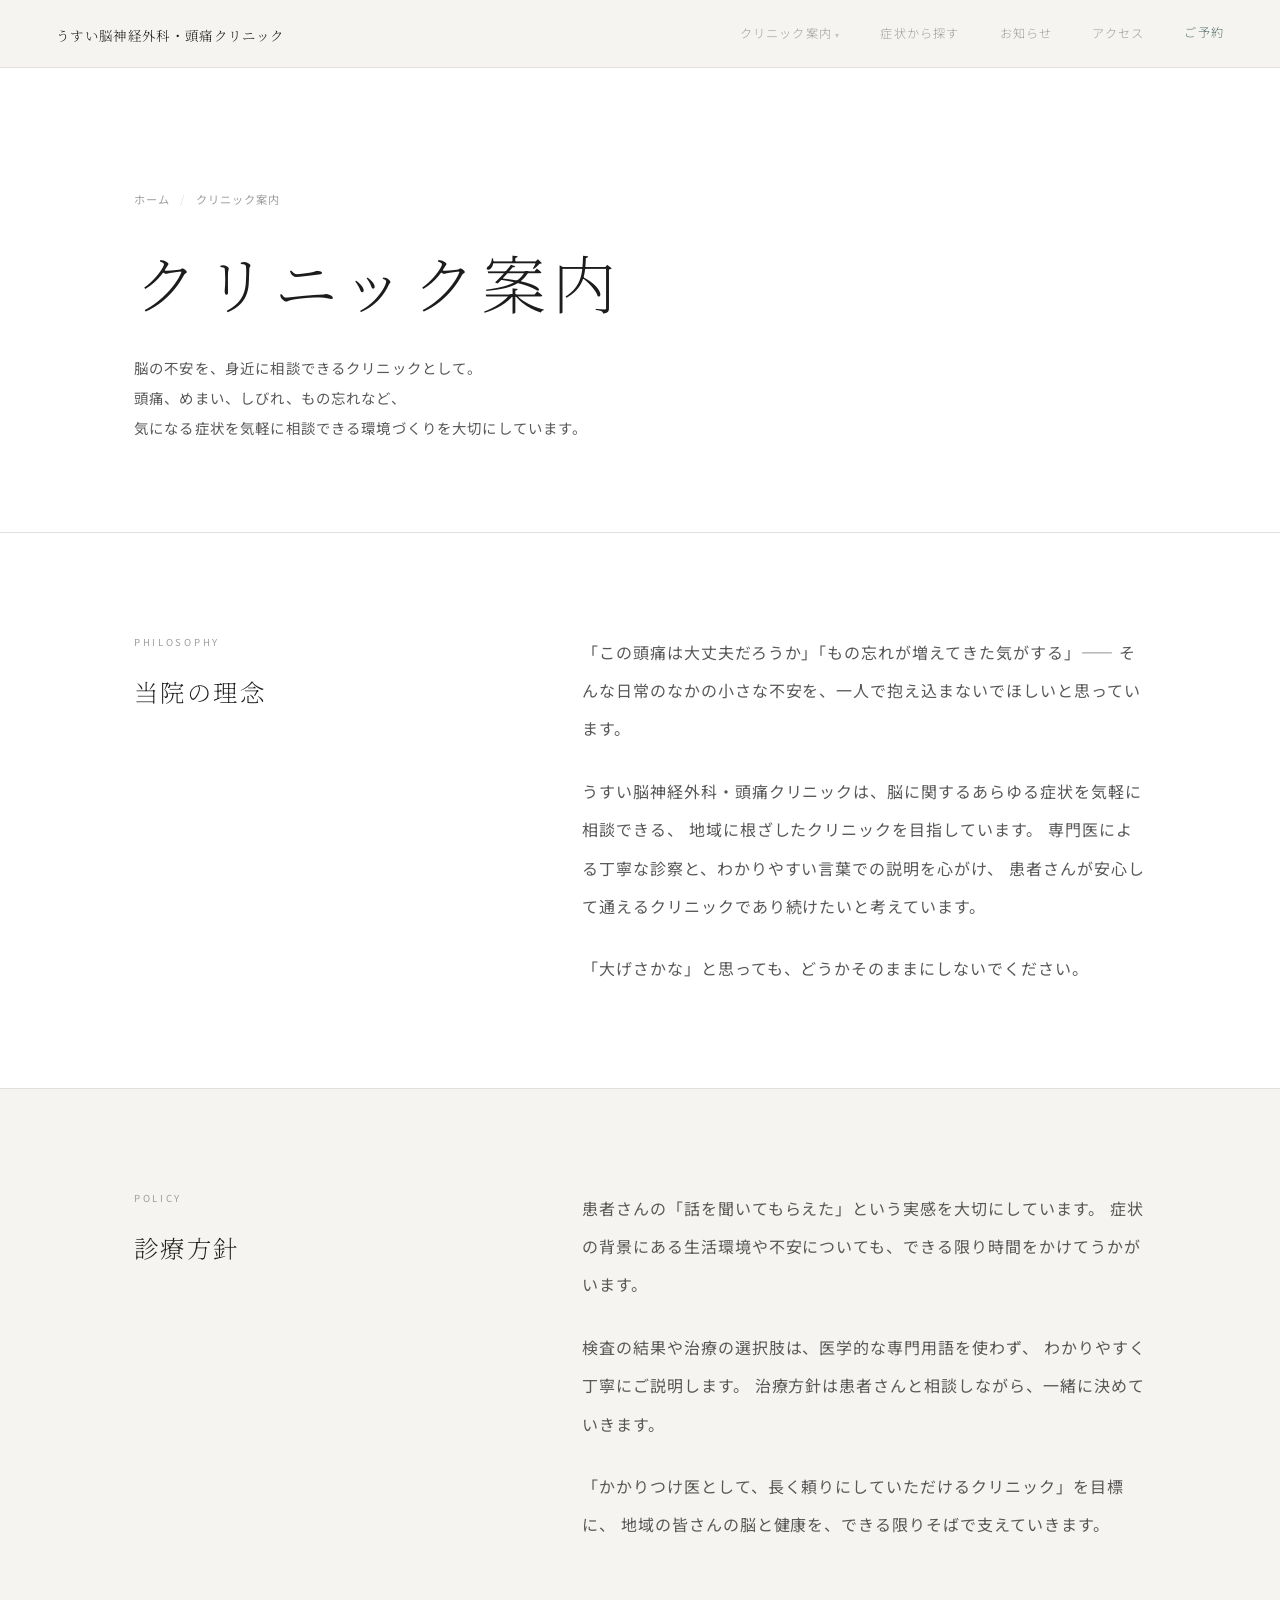
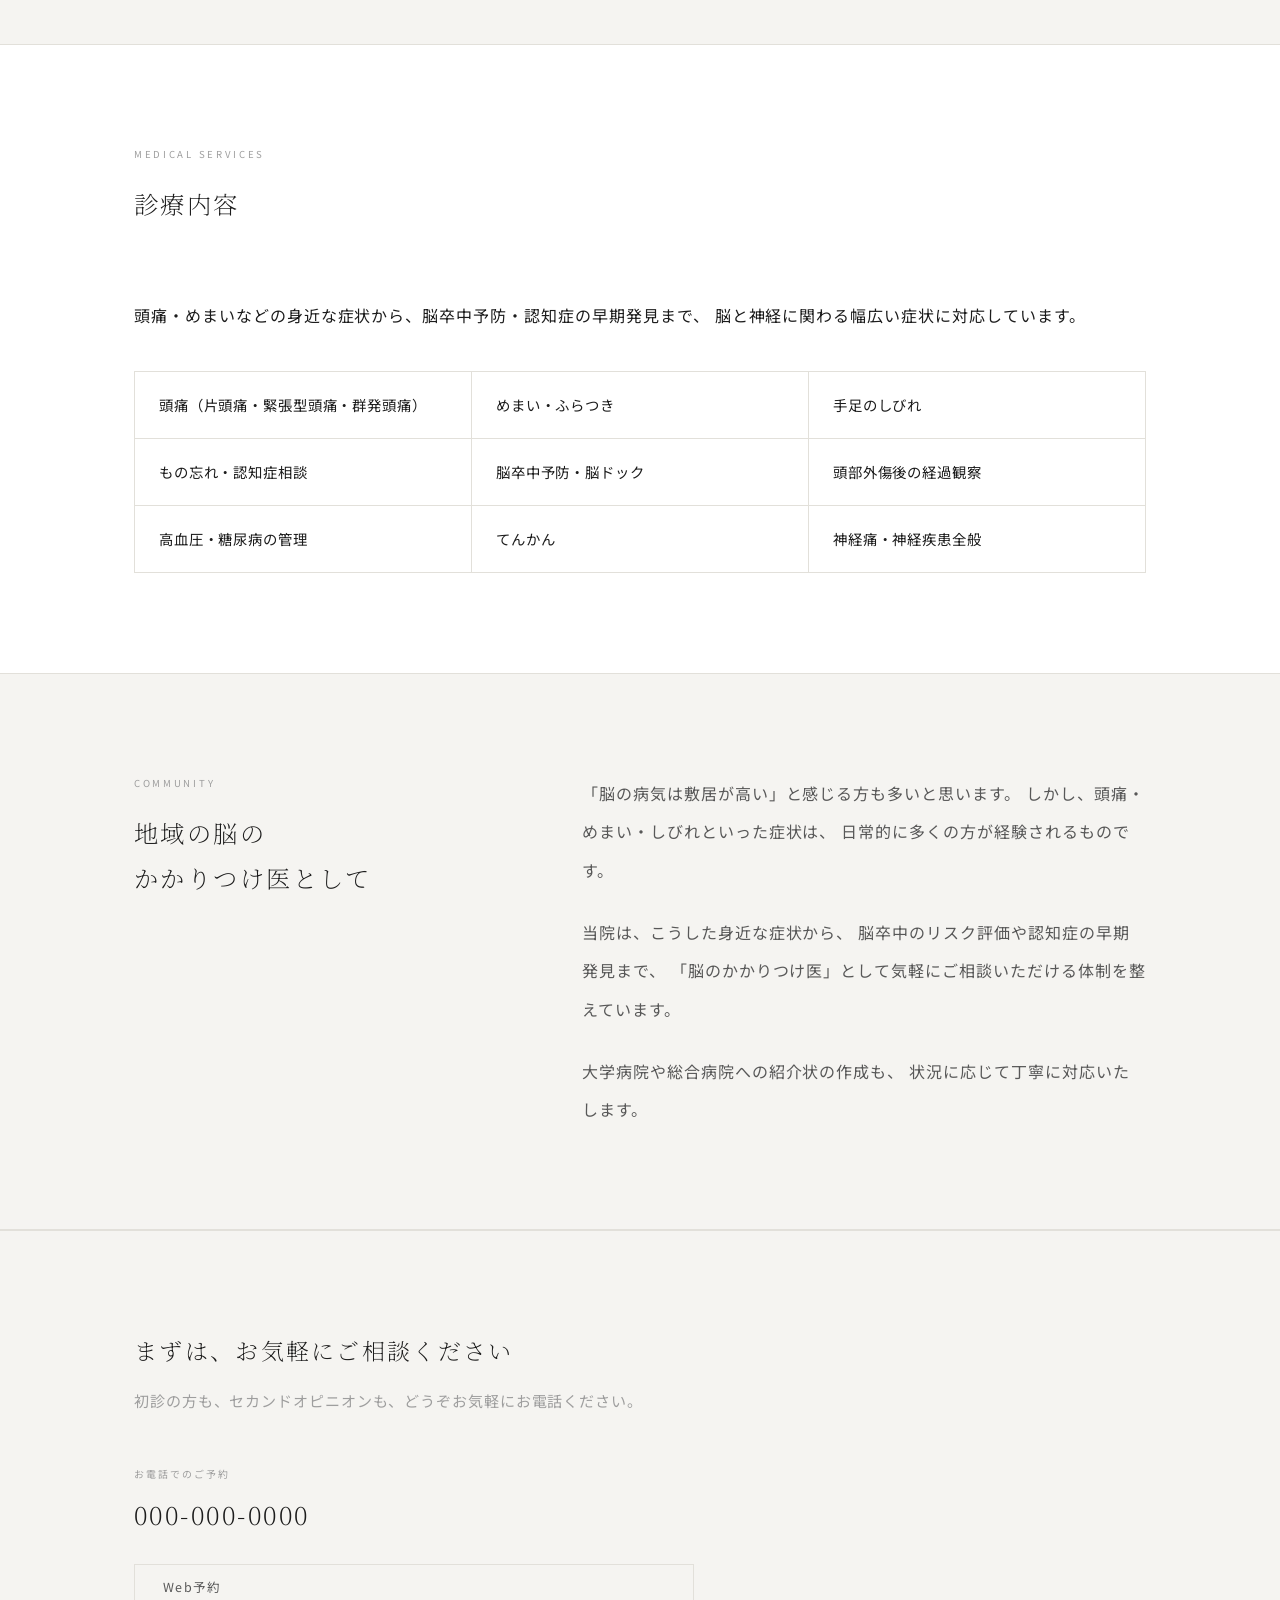
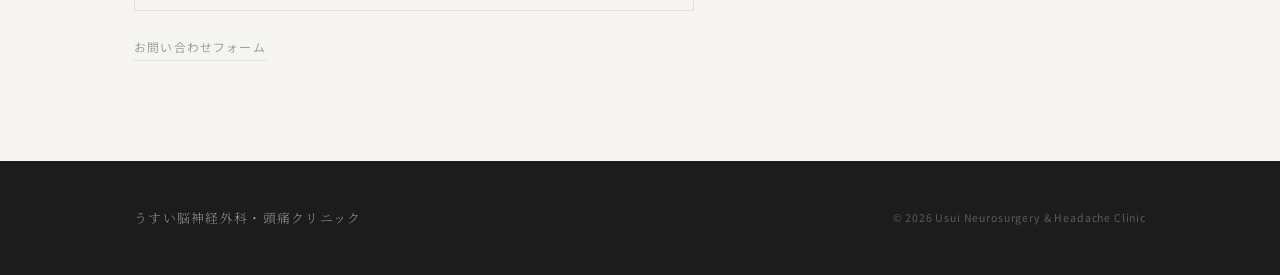
<file: clinic.html>
<!DOCTYPE html>
<!--
    WP化時: このファイルは page-clinic.php に移植
    固定ページ (page) として管理
-->
<html lang="ja">
<head>
    <meta charset="UTF-8">
    <meta name="viewport" content="width=device-width, initial-scale=1.0">
    <title>クリニック案内 — うすい脳神経外科・頭痛クリニック</title>
    <link rel="preconnect" href="https://fonts.googleapis.com">
    <link rel="preconnect" href="https://fonts.gstatic.com" crossorigin>
    <link href="https://fonts.googleapis.com/css2?family=Noto+Serif+JP:wght@200;300;400&family=Noto+Sans+JP:wght@300;400&display=swap" rel="stylesheet">
    <link rel="stylesheet" href="style.css">
</head>
<body class="is-inner">

    <header class="header" id="header">
        <div class="header-inner">
            <a href="index.html" class="logo">
                <span class="logo-ja">うすい脳神経外科・頭痛クリニック</span>
            </a>
            <nav class="nav">
                <ul class="nav-list">
                    <li class="nav-has-dropdown">
                        <span class="nav-parent" aria-current="page">クリニック案内</span>
                        <ul class="nav-dropdown">
                            <li><a href="clinic.html" aria-current="page">クリニック案内</a></li>
                            <li><a href="facility.html">医院案内</a></li>
                            <li><a href="doctor.html">医師紹介</a></li>
                        </ul>
                    </li>
                    <li><a href="index.html#symptoms">症状から探す</a></li>
                    <li><a href="news.html">お知らせ</a></li>
                    <li><a href="index.html#access">アクセス</a></li>
                    <li><a href="index.html#contact">ご予約</a></li>
                </ul>
            </nav>
            <button class="hamburger" id="hamburger" aria-label="メニューを開く" aria-expanded="false" aria-controls="mobile-menu"><span></span><span></span></button>
        </div>
    </header>

    <div class="mobile-menu" id="mobile-menu" role="dialog" aria-modal="true" aria-label="メインメニュー" aria-hidden="true">
        <nav class="mobile-menu-nav">
            <ul>
                <li><a href="clinic.html">クリニック案内</a></li>
                <li><a href="facility.html">医院案内</a></li>
                <li><a href="doctor.html">医師紹介</a></li>
                <li><a href="index.html#symptoms">症状から探す</a></li>
                <li><a href="news.html">お知らせ</a></li>
                <li><a href="index.html#access">アクセス</a></li>
                <li><a href="index.html#contact">ご予約</a></li>
            </ul>
        </nav>
    </div>

    <!-- ======= Page Hero ======= -->
    <section class="page-hero">
        <div class="container">
            <nav class="breadcrumb" aria-label="パンくずリスト">
                <ol>
                    <li><a href="index.html">ホーム</a></li>
                    <li>クリニック案内</li>
                </ol>
            </nav>
            <h1 class="page-title">クリニック案内</h1>
            <p class="page-tagline">
                脳の不安を、身近に相談できるクリニックとして。<br>
                頭痛、めまい、しびれ、もの忘れなど、<br>
                気になる症状を気軽に相談できる環境づくりを大切にしています。
            </p>
        </div>
    </section>

    <!-- ======= 当院の理念 ======= -->
    <!--
        WP: カスタムフィールド or ACF で管理
    -->
    <div class="page-body">

        <section class="page-section" style="background-color: var(--bg-alt);">
            <div class="container">
                <div class="page-two-col">
                    <div class="fade-in">
                        <span class="en-label">Philosophy</span>
                        <h2 class="sec-title">当院の理念</h2>
                    </div>
                    <div class="page-section-body fade-in">
                        <p>
                            「この頭痛は大丈夫だろうか」「もの忘れが増えてきた気がする」——
                            そんな日常のなかの小さな不安を、一人で抱え込まないでほしいと思っています。
                        </p>
                        <p>
                            うすい脳神経外科・頭痛クリニックは、脳に関するあらゆる症状を気軽に相談できる、
                            地域に根ざしたクリニックを目指しています。
                            専門医による丁寧な診察と、わかりやすい言葉での説明を心がけ、
                            患者さんが安心して通えるクリニックであり続けたいと考えています。
                        </p>
                        <p>
                            「大げさかな」と思っても、どうかそのままにしないでください。
                        </p>
                    </div>
                </div>
            </div>
        </section>

        <section class="page-section" style="background-color: var(--bg);">
            <div class="container">
                <div class="page-two-col">
                    <div class="fade-in">
                        <span class="en-label">Policy</span>
                        <h2 class="sec-title">診療方針</h2>
                    </div>
                    <div class="page-section-body fade-in">
                        <p>
                            患者さんの「話を聞いてもらえた」という実感を大切にしています。
                            症状の背景にある生活環境や不安についても、できる限り時間をかけてうかがいます。
                        </p>
                        <p>
                            検査の結果や治療の選択肢は、医学的な専門用語を使わず、
                            わかりやすく丁寧にご説明します。
                            治療方針は患者さんと相談しながら、一緒に決めていきます。
                        </p>
                        <p>
                            「かかりつけ医として、長く頼りにしていただけるクリニック」を目標に、
                            地域の皆さんの脳と健康を、できる限りそばで支えていきます。
                        </p>
                    </div>
                </div>
            </div>
        </section>

        <section class="page-section" style="background-color: var(--bg-alt);">
            <div class="container">
                <div class="sec-header fade-in">
                    <span class="en-label">Medical Services</span>
                    <h2 class="sec-title">診療内容</h2>
                </div>
                <p class="page-section-body fade-in" style="margin-bottom: 0;">
                    頭痛・めまいなどの身近な症状から、脳卒中予防・認知症の早期発見まで、
                    脳と神経に関わる幅広い症状に対応しています。
                </p>
                <ul class="service-list fade-in">
                    <li>頭痛（片頭痛・緊張型頭痛・群発頭痛）</li>
                    <li>めまい・ふらつき</li>
                    <li>手足のしびれ</li>
                    <li>もの忘れ・認知症相談</li>
                    <li>脳卒中予防・脳ドック</li>
                    <li>頭部外傷後の経過観察</li>
                    <li>高血圧・糖尿病の管理</li>
                    <li>てんかん</li>
                    <li>神経痛・神経疾患全般</li>
                </ul>
            </div>
        </section>

        <section class="page-section" style="background-color: var(--bg);">
            <div class="container">
                <div class="page-two-col">
                    <div class="fade-in">
                        <span class="en-label">Community</span>
                        <h2 class="sec-title">地域の脳の<br>かかりつけ医として</h2>
                    </div>
                    <div class="page-section-body fade-in">
                        <p>
                            「脳の病気は敷居が高い」と感じる方も多いと思います。
                            しかし、頭痛・めまい・しびれといった症状は、
                            日常的に多くの方が経験されるものです。
                        </p>
                        <p>
                            当院は、こうした身近な症状から、
                            脳卒中のリスク評価や認知症の早期発見まで、
                            「脳のかかりつけ医」として気軽にご相談いただける体制を整えています。
                        </p>
                        <p>
                            大学病院や総合病院への紹介状の作成も、
                            状況に応じて丁寧に対応いたします。
                        </p>
                    </div>
                </div>
            </div>
        </section>

    </div><!-- /.page-body -->

    <!-- ======= Contact ======= -->
    <section class="contact-section" id="contact">
        <div class="container">
            <div class="contact-inner fade-in">
                <p class="contact-lead">まずは、お気軽にご相談ください</p>
                <p class="contact-sub">初診の方も、セカンドオピニオンも、どうぞお気軽にお電話ください。</p>
                <div class="contact-links">
                    <a href="tel:0000000000" class="contact-tel-link">
                        <span class="ctl-label">お電話でのご予約</span>
                        <span class="ctl-num">000-000-0000</span>
                    </a>
                    <a href="#" class="contact-web-link">Web予約</a>
                    <div class="contact-other">
                        <a href="#" class="contact-text-link">お問い合わせフォーム</a>
                    </div>
                </div>
            </div>
        </div>
    </section>

    <footer class="footer">
        <div class="container">
            <div class="footer-inner">
                <p class="footer-name">うすい脳神経外科・頭痛クリニック</p>
                <p class="footer-copy">&copy; 2026 Usui Neurosurgery &amp; Headache Clinic</p>
            </div>
        </div>
    </footer>

    <div class="mobile-contact-bar" role="complementary" aria-label="お電話・Web予約">
        <a href="tel:0000000000" class="mcb-link mcb-tel">電話</a>
        <a href="index.html#contact" class="mcb-link mcb-web">WEB予約</a>
    </div>

    <script src="script.js"></script>
</body>
</html>
</file>
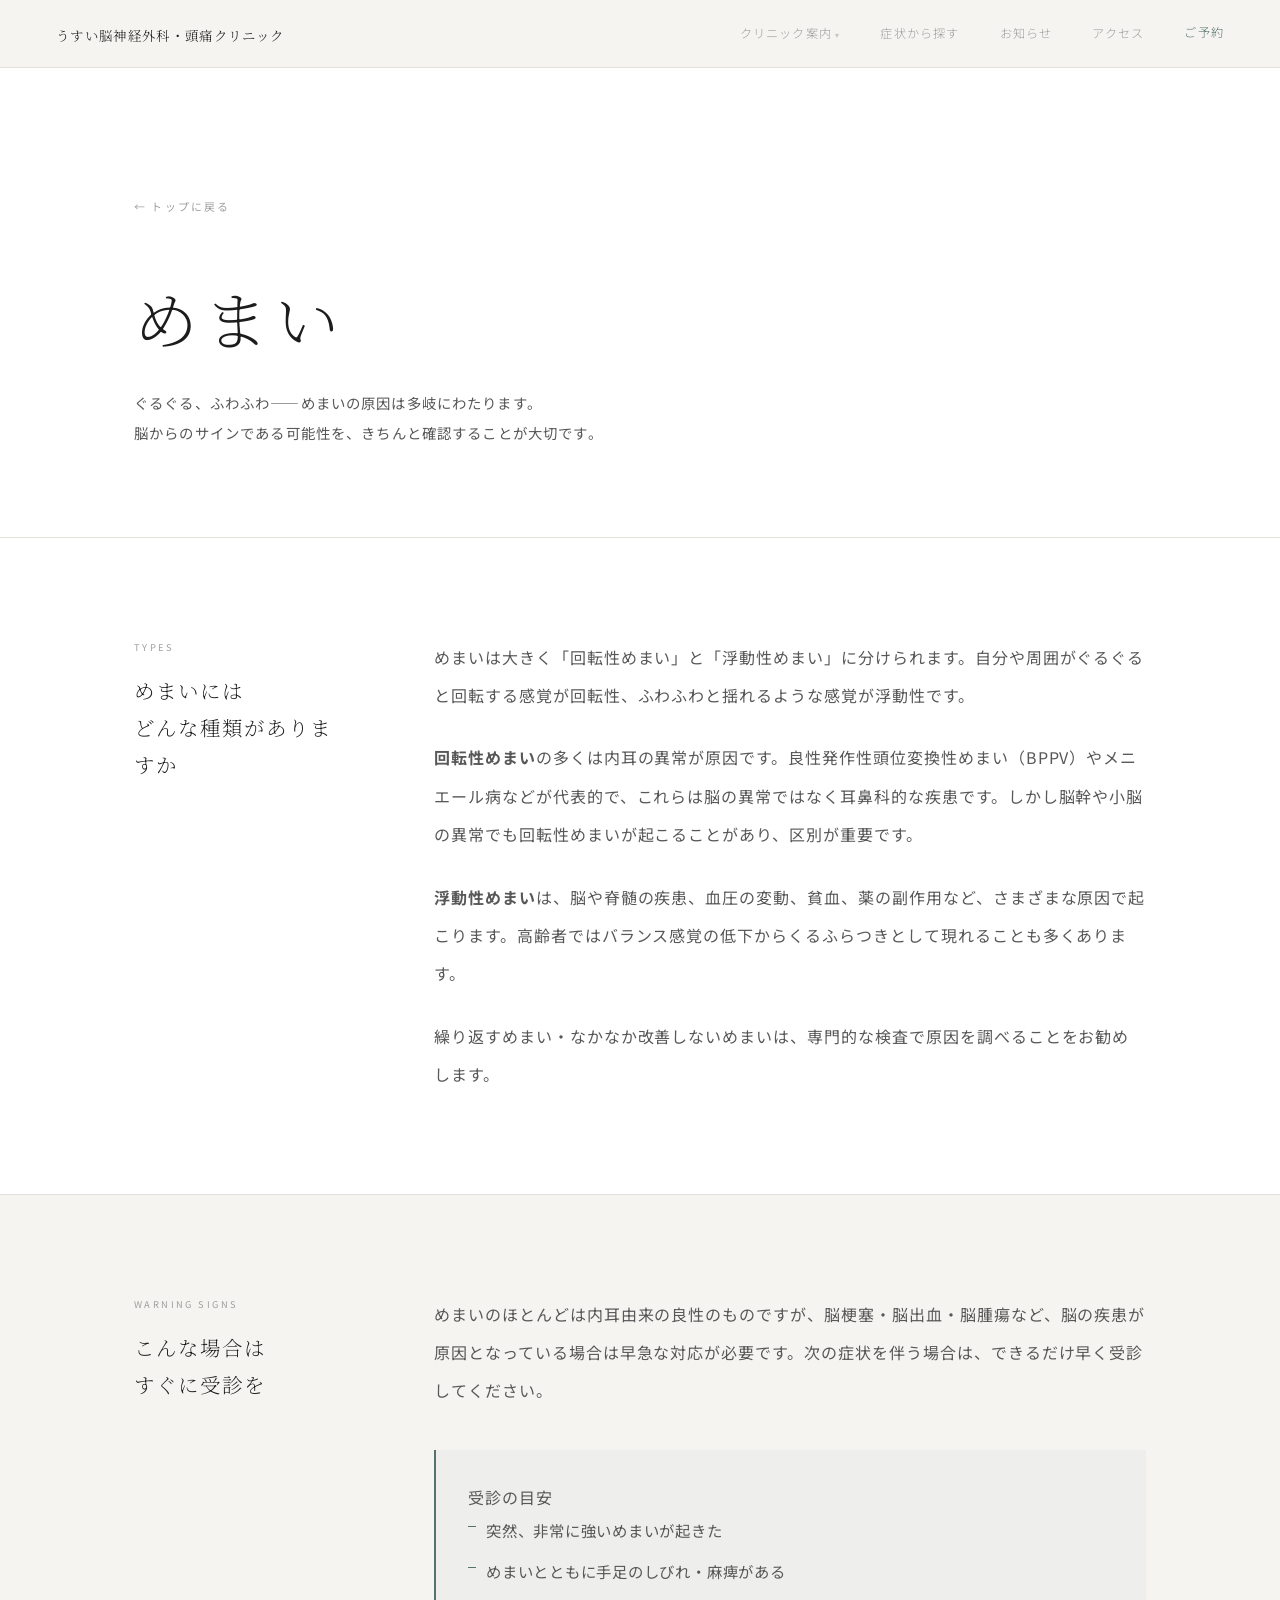
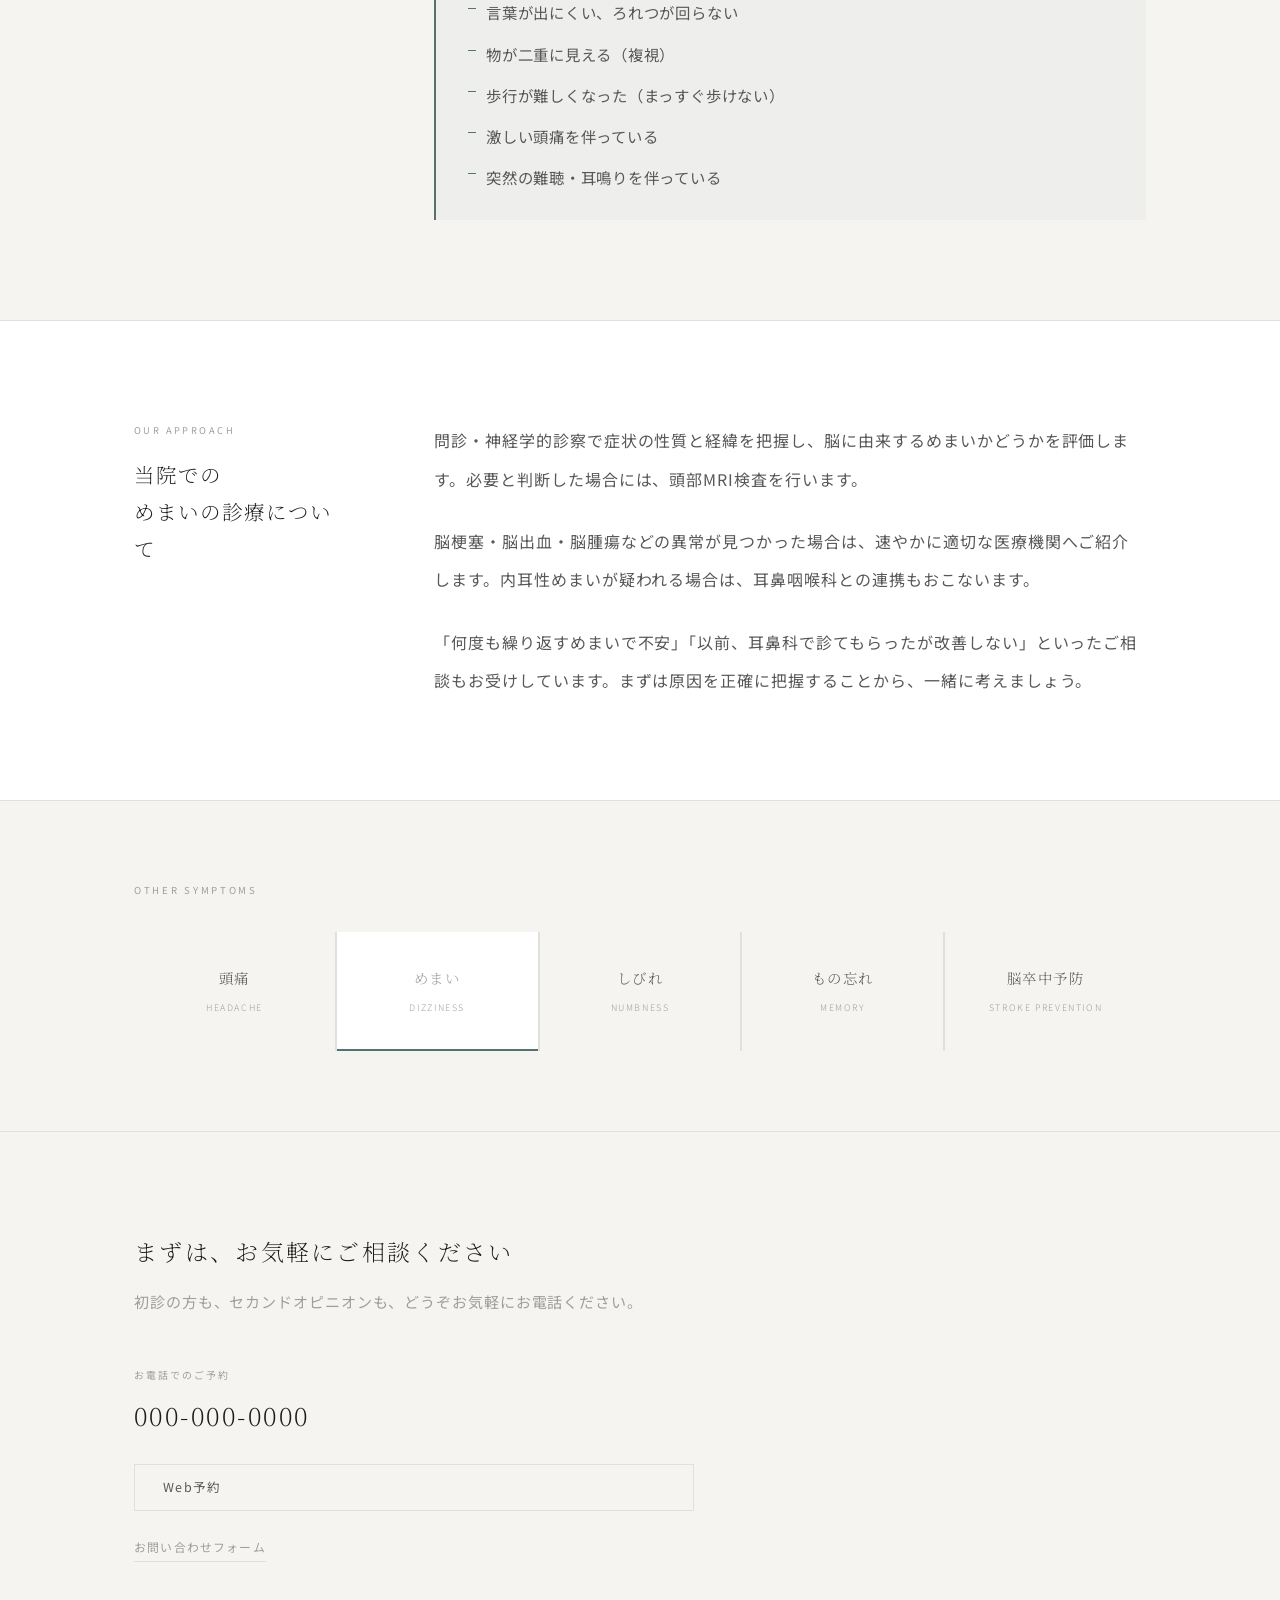
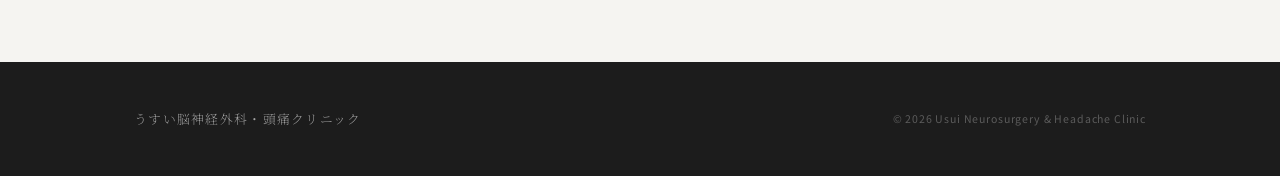
<file: dizziness.html>
<!DOCTYPE html>
<html lang="ja">
<head>
    <meta charset="UTF-8">
    <meta name="viewport" content="width=device-width, initial-scale=1.0">
    <title>めまい — うすい脳神経外科・頭痛クリニック</title>
    <link rel="preconnect" href="https://fonts.googleapis.com">
    <link rel="preconnect" href="https://fonts.gstatic.com" crossorigin>
    <link href="https://fonts.googleapis.com/css2?family=Noto+Serif+JP:wght@200;300;400&family=Noto+Sans+JP:wght@300;400&display=swap" rel="stylesheet">
    <link rel="stylesheet" href="style.css">
</head>
<body class="is-inner">

    <header class="header" id="header">
        <div class="header-inner">
            <a href="index.html" class="logo">
                <span class="logo-ja">うすい脳神経外科・頭痛クリニック</span>
            </a>
            <nav class="nav">
                <ul class="nav-list">
                    <li class="nav-has-dropdown">
                        <span class="nav-parent">クリニック案内</span>
                        <ul class="nav-dropdown">
                            <li><a href="clinic.html">クリニック案内</a></li>
                            <li><a href="facility.html">医院案内</a></li>
                            <li><a href="doctor.html">医師紹介</a></li>
                        </ul>
                    </li>
                    <li><a href="index.html#symptoms">症状から探す</a></li>
                    <li><a href="news.html">お知らせ</a></li>
                    <li><a href="index.html#access">アクセス</a></li>
                    <li><a href="index.html#contact">ご予約</a></li>
                </ul>
            </nav>
            <button class="hamburger" id="hamburger" aria-label="メニューを開く" aria-expanded="false" aria-controls="mobile-menu"><span></span><span></span></button>
        </div>
    </header>

    <!-- ======= Mobile Menu ======= -->
    <div class="mobile-menu" id="mobile-menu" role="dialog" aria-modal="true" aria-label="メインメニュー" aria-hidden="true">
        <nav class="mobile-menu-nav">
            <ul>
                <li><a href="clinic.html">クリニック案内</a></li>
                <li><a href="facility.html">医院案内</a></li>
                <li><a href="doctor.html">医師紹介</a></li>
                <li><a href="index.html#symptoms">症状から探す</a></li>
                <li><a href="news.html">お知らせ</a></li>
                <li><a href="index.html#access">アクセス</a></li>
                <li><a href="index.html#contact">ご予約</a></li>
            </ul>
        </nav>
    </div>

    <section class="page-hero">
        <div class="container">
            <a href="index.html" class="back-link">← トップに戻る</a>
            <h1 class="page-title">めまい</h1>
            <p class="page-tagline">ぐるぐる、ふわふわ——めまいの原因は多岐にわたります。<br>脳からのサインである可能性を、きちんと確認することが大切です。</p>
        </div>
    </section>

    <div class="page-body">

        <section class="page-section">
            <div class="container">
                <div class="page-section-inner">
                    <div>
                        <span class="page-section-label">Types</span>
                        <h2 class="page-section-title">めまいには<br>どんな種類がありますか</h2>
                    </div>
                    <div class="page-section-body">
                        <p>めまいは大きく「回転性めまい」と「浮動性めまい」に分けられます。自分や周囲がぐるぐると回転する感覚が回転性、ふわふわと揺れるような感覚が浮動性です。</p>
                        <p><strong>回転性めまい</strong>の多くは内耳の異常が原因です。良性発作性頭位変換性めまい（BPPV）やメニエール病などが代表的で、これらは脳の異常ではなく耳鼻科的な疾患です。しかし脳幹や小脳の異常でも回転性めまいが起こることがあり、区別が重要です。</p>
                        <p><strong>浮動性めまい</strong>は、脳や脊髄の疾患、血圧の変動、貧血、薬の副作用など、さまざまな原因で起こります。高齢者ではバランス感覚の低下からくるふらつきとして現れることも多くあります。</p>
                        <p>繰り返すめまい・なかなか改善しないめまいは、専門的な検査で原因を調べることをお勧めします。</p>
                    </div>
                </div>
            </div>
        </section>

        <section class="page-section">
            <div class="container">
                <div class="page-section-inner">
                    <div>
                        <span class="page-section-label">Warning Signs</span>
                        <h2 class="page-section-title">こんな場合は<br>すぐに受診を</h2>
                    </div>
                    <div class="page-section-body">
                        <p>めまいのほとんどは内耳由来の良性のものですが、脳梗塞・脳出血・脳腫瘍など、脳の疾患が原因となっている場合は早急な対応が必要です。次の症状を伴う場合は、できるだけ早く受診してください。</p>
                        <div class="symptom-alert">
                            <p class="symptom-alert-title">受診の目安</p>
                            <ul>
                                <li>突然、非常に強いめまいが起きた</li>
                                <li>めまいとともに手足のしびれ・麻痺がある</li>
                                <li>言葉が出にくい、ろれつが回らない</li>
                                <li>物が二重に見える（複視）</li>
                                <li>歩行が難しくなった（まっすぐ歩けない）</li>
                                <li>激しい頭痛を伴っている</li>
                                <li>突然の難聴・耳鳴りを伴っている</li>
                            </ul>
                        </div>
                    </div>
                </div>
            </div>
        </section>

        <section class="page-section">
            <div class="container">
                <div class="page-section-inner">
                    <div>
                        <span class="page-section-label">Our Approach</span>
                        <h2 class="page-section-title">当院での<br>めまいの診療について</h2>
                    </div>
                    <div class="page-section-body">
                        <p>問診・神経学的診察で症状の性質と経緯を把握し、脳に由来するめまいかどうかを評価します。必要と判断した場合には、頭部MRI検査を行います。</p>
                        <p>脳梗塞・脳出血・脳腫瘍などの異常が見つかった場合は、速やかに適切な医療機関へご紹介します。内耳性めまいが疑われる場合は、耳鼻咽喉科との連携もおこないます。</p>
                        <p>「何度も繰り返すめまいで不安」「以前、耳鼻科で診てもらったが改善しない」といったご相談もお受けしています。まずは原因を正確に把握することから、一緒に考えましょう。</p>
                    </div>
                </div>
            </div>
        </section>

    </div>

    <section class="other-symptoms">
        <div class="container">
            <span class="other-symptoms-label">Other Symptoms</span>
            <div class="other-symptoms-grid">
                <a href="headache.html">
                    <span>頭痛</span>
                    <span class="osym-en">Headache</span>
                </a>
                <a href="dizziness.html" class="is-current">
                    <span>めまい</span>
                    <span class="osym-en">Dizziness</span>
                </a>
                <a href="numbness.html">
                    <span>しびれ</span>
                    <span class="osym-en">Numbness</span>
                </a>
                <a href="memory.html">
                    <span>もの忘れ</span>
                    <span class="osym-en">Memory</span>
                </a>
                <a href="stroke.html">
                    <span>脳卒中予防</span>
                    <span class="osym-en">Stroke Prevention</span>
                </a>
            </div>
        </div>
    </section>

    <section class="contact-section" id="contact">
        <div class="container">
            <div class="contact-inner fade-in">
                <p class="contact-lead">まずは、お気軽にご相談ください</p>
                <p class="contact-sub">初診の方も、セカンドオピニオンも、どうぞお気軽にお電話ください。</p>
                <div class="contact-links">
                    <a href="tel:0000000000" class="contact-tel-link">
                        <span class="ctl-label">お電話でのご予約</span>
                        <span class="ctl-num">000-000-0000</span>
                    </a>
                    <a href="#" class="contact-web-link">Web予約</a>
                    <div class="contact-other">
                        <a href="#" class="contact-text-link">お問い合わせフォーム</a>
                    </div>
                </div>
            </div>
        </div>
    </section>

    <footer class="footer">
        <div class="container">
            <div class="footer-inner">
                <p class="footer-name">うすい脳神経外科・頭痛クリニック</p>
                <p class="footer-copy">&copy; 2026 Usui Neurosurgery &amp; Headache Clinic</p>
            </div>
        </div>
    </footer>

    <!-- ======= Mobile Fixed Contact Bar ======= -->
    <div class="mobile-contact-bar" role="complementary" aria-label="お電話・Web予約">
        <a href="tel:0000000000" class="mcb-link mcb-tel">電話</a>
        <a href="index.html#contact" class="mcb-link mcb-web">WEB予約</a>
    </div>

    <script src="script.js"></script>
</body>
</html>
</file>
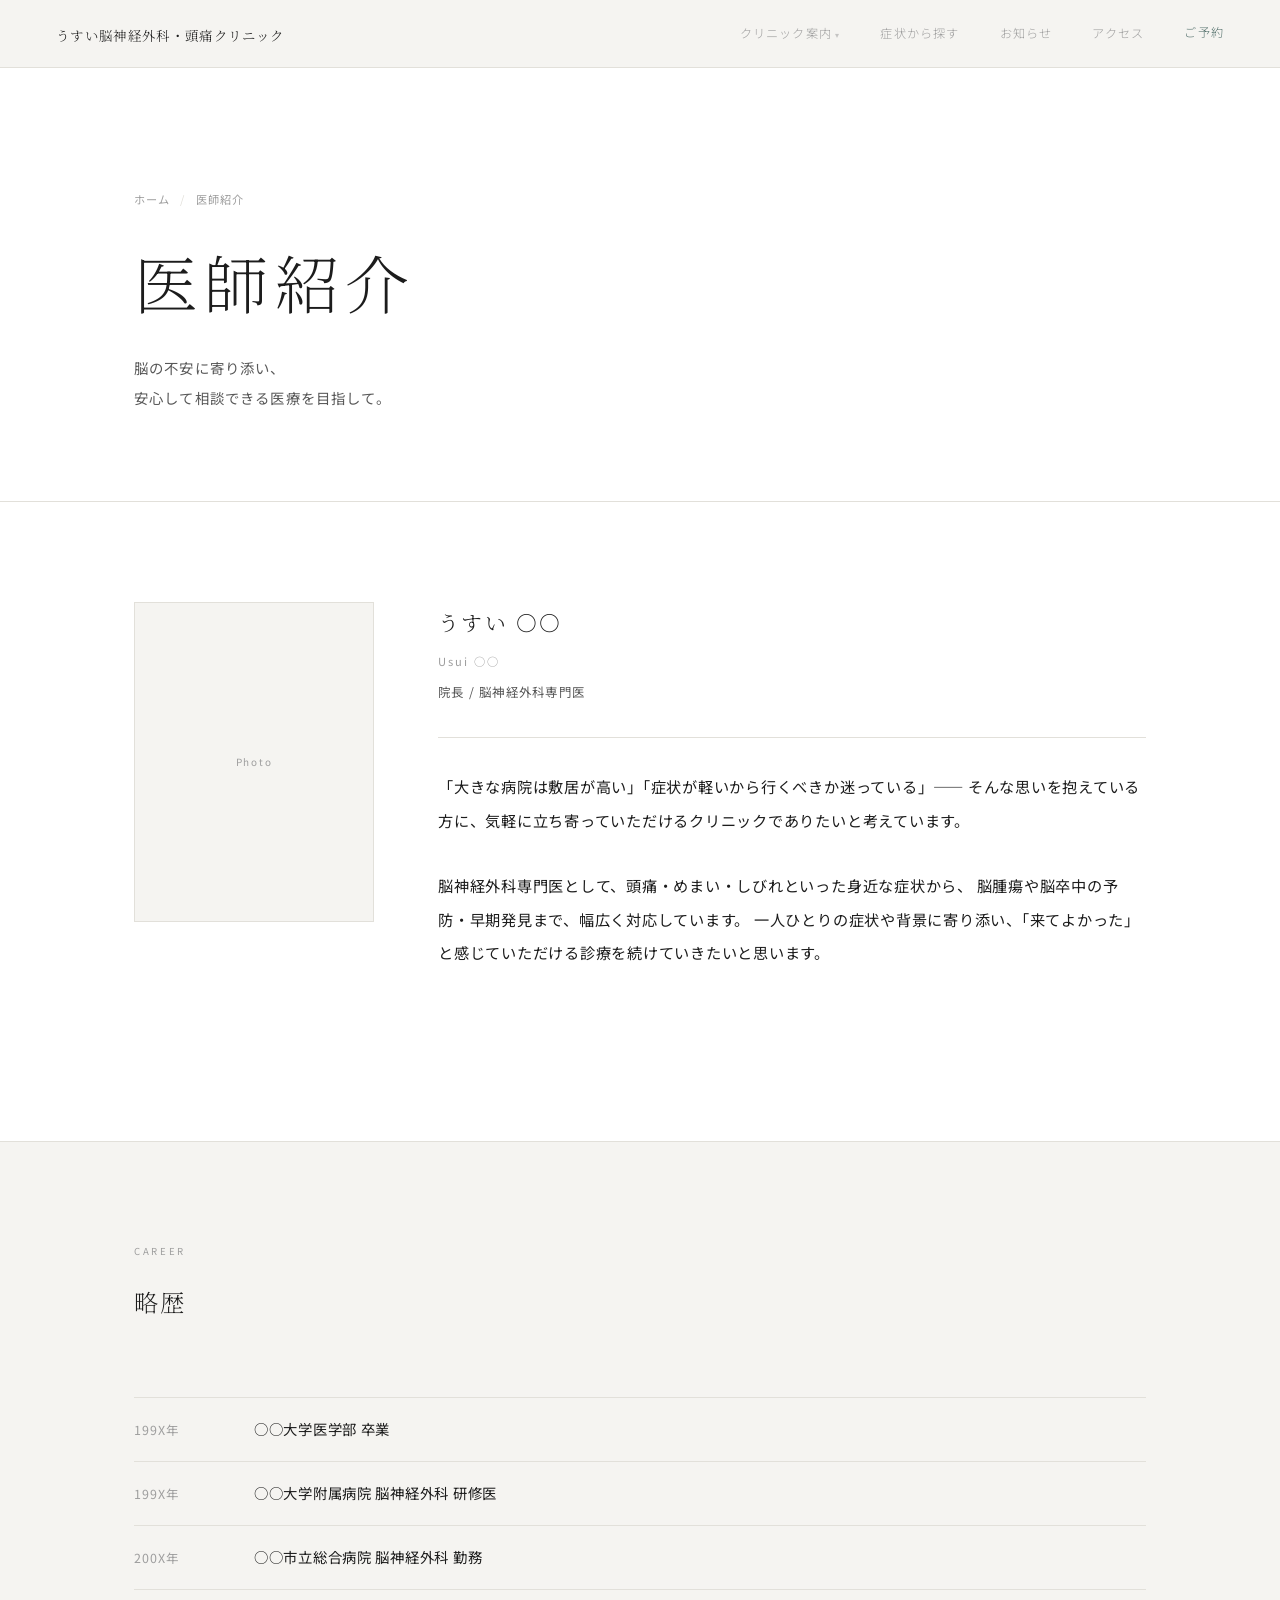
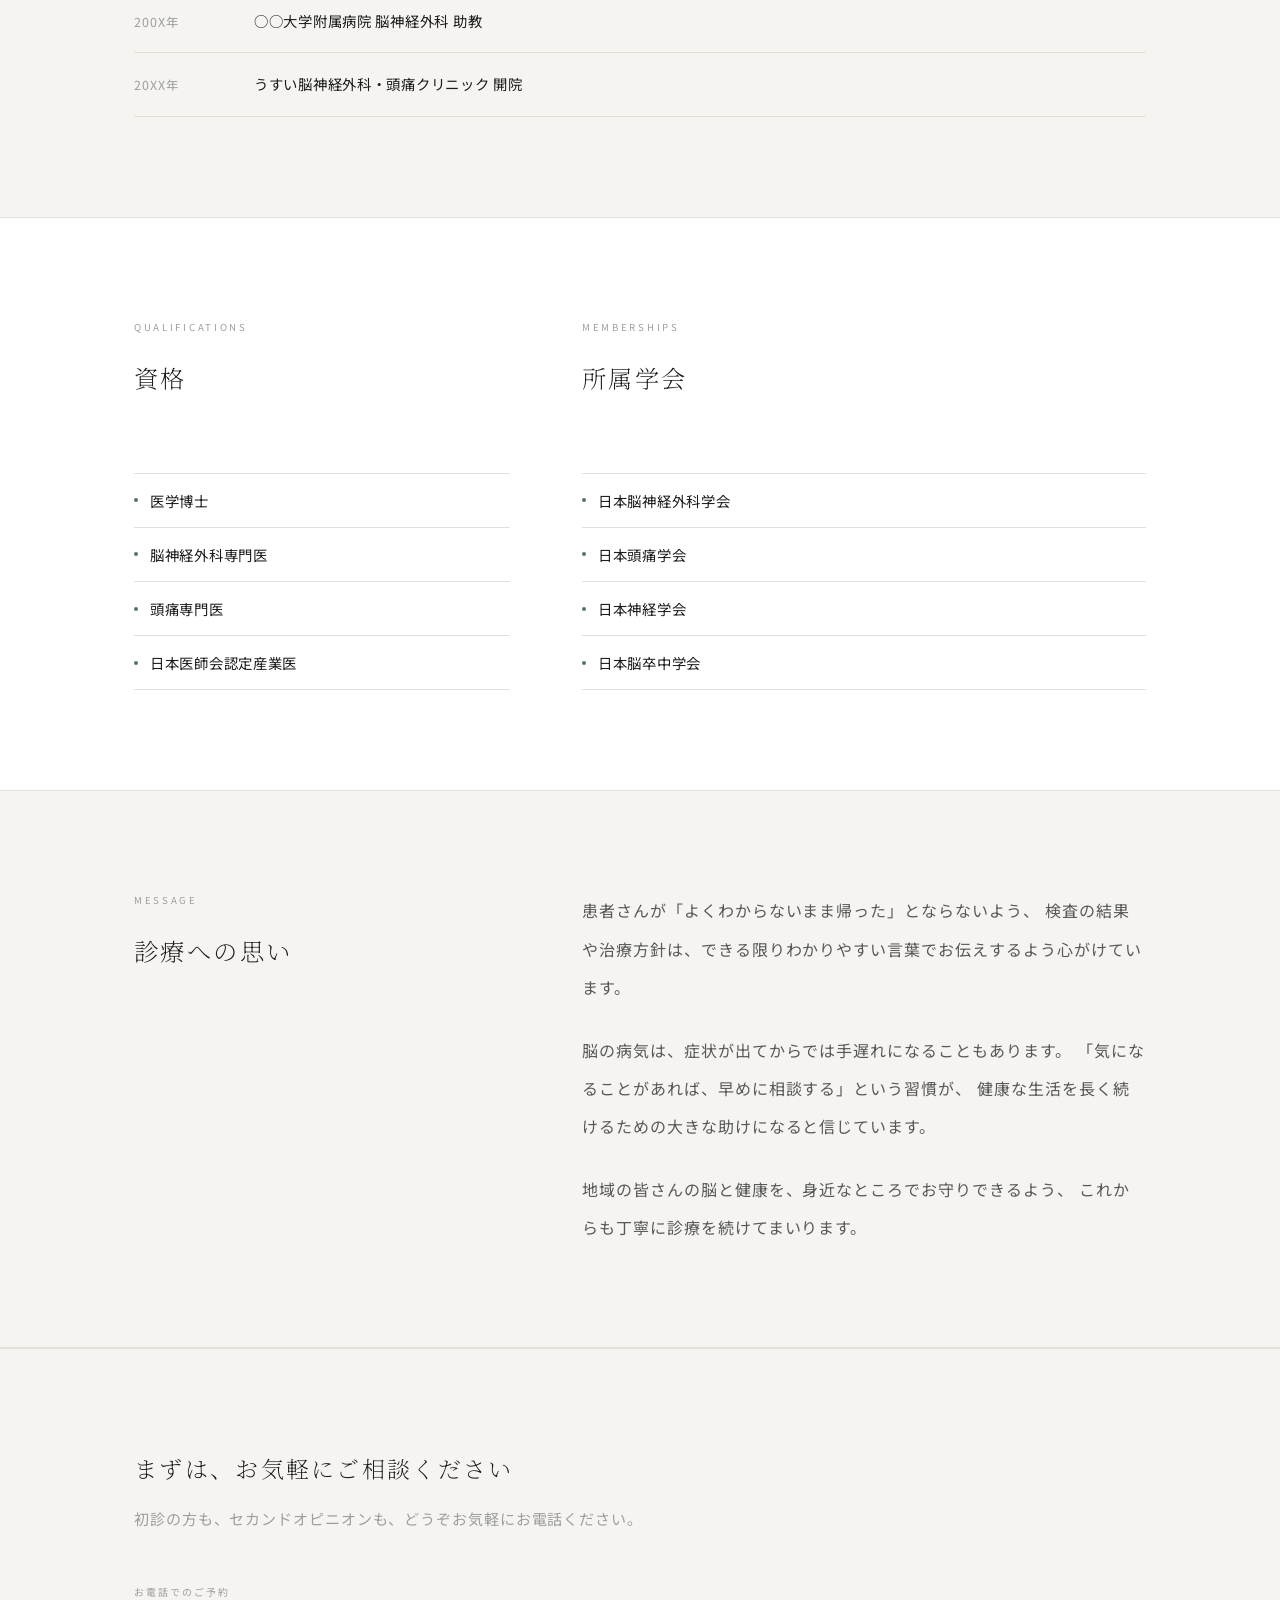
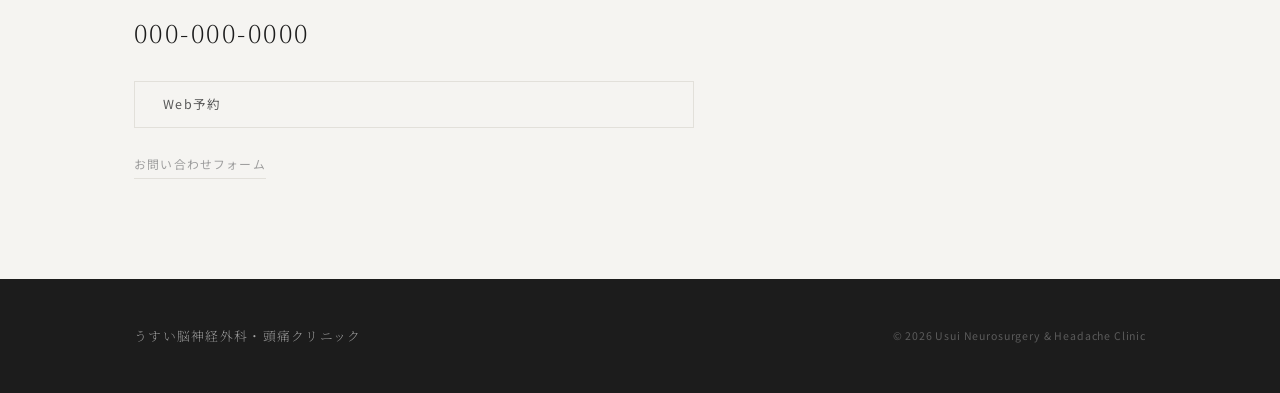
<file: doctor.html>
<!DOCTYPE html>
<!--
    WP化時: このファイルは page-doctor.php に移植
    固定ページ (page) として管理
-->
<html lang="ja">
<head>
    <meta charset="UTF-8">
    <meta name="viewport" content="width=device-width, initial-scale=1.0">
    <title>医師紹介 — うすい脳神経外科・頭痛クリニック</title>
    <link rel="preconnect" href="https://fonts.googleapis.com">
    <link rel="preconnect" href="https://fonts.gstatic.com" crossorigin>
    <link href="https://fonts.googleapis.com/css2?family=Noto+Serif+JP:wght@200;300;400&family=Noto+Sans+JP:wght@300;400&display=swap" rel="stylesheet">
    <link rel="stylesheet" href="style.css">
</head>
<body class="is-inner">

    <header class="header" id="header">
        <div class="header-inner">
            <a href="index.html" class="logo">
                <span class="logo-ja">うすい脳神経外科・頭痛クリニック</span>
            </a>
            <nav class="nav">
                <ul class="nav-list">
                    <li class="nav-has-dropdown">
                        <span class="nav-parent" aria-current="page">クリニック案内</span>
                        <ul class="nav-dropdown">
                            <li><a href="clinic.html">クリニック案内</a></li>
                            <li><a href="facility.html">医院案内</a></li>
                            <li><a href="doctor.html" aria-current="page">医師紹介</a></li>
                        </ul>
                    </li>
                    <li><a href="index.html#symptoms">症状から探す</a></li>
                    <li><a href="news.html">お知らせ</a></li>
                    <li><a href="index.html#access">アクセス</a></li>
                    <li><a href="index.html#contact">ご予約</a></li>
                </ul>
            </nav>
            <button class="hamburger" id="hamburger" aria-label="メニューを開く" aria-expanded="false" aria-controls="mobile-menu"><span></span><span></span></button>
        </div>
    </header>

    <div class="mobile-menu" id="mobile-menu" role="dialog" aria-modal="true" aria-label="メインメニュー" aria-hidden="true">
        <nav class="mobile-menu-nav">
            <ul>
                <li><a href="clinic.html">クリニック案内</a></li>
                <li><a href="facility.html">医院案内</a></li>
                <li><a href="doctor.html">医師紹介</a></li>
                <li><a href="index.html#symptoms">症状から探す</a></li>
                <li><a href="news.html">お知らせ</a></li>
                <li><a href="index.html#access">アクセス</a></li>
                <li><a href="index.html#contact">ご予約</a></li>
            </ul>
        </nav>
    </div>

    <!-- ======= Page Hero ======= -->
    <section class="page-hero">
        <div class="container">
            <nav class="breadcrumb" aria-label="パンくずリスト">
                <ol>
                    <li><a href="index.html">ホーム</a></li>
                    <li>医師紹介</li>
                </ol>
            </nav>
            <h1 class="page-title">医師紹介</h1>
            <p class="page-tagline">
                脳の不安に寄り添い、<br>
                安心して相談できる医療を目指して。
            </p>
        </div>
    </section>

    <!-- ======= Doctor Profile ======= -->
    <!--
        WP: カスタムフィールド (ACF) で院長写真・経歴・資格を管理
    -->
    <div class="page-body">

        <!-- 院長プロフィール -->
        <section class="page-section" style="background-color: var(--bg-alt);">
            <div class="container">
                <div class="doctor-profile fade-in">
                    <div class="doctor-photo">
                        <!-- 撮影後に <img src="..." alt="院長 うすい ○○"> に差し替え -->
                        <span class="doctor-photo-placeholder">Photo</span>
                    </div>
                    <div class="doctor-info">
                        <p class="doctor-name">うすい ○○</p>
                        <p class="doctor-name-en">Usui  ○○</p>
                        <p class="doctor-position">院長 / 脳神経外科専門医</p>
                        <p class="doctor-greeting">
                            「大きな病院は敷居が高い」「症状が軽いから行くべきか迷っている」——
                            そんな思いを抱えている方に、気軽に立ち寄っていただけるクリニックでありたいと考えています。
                        </p>
                        <br>
                        <p class="doctor-greeting">
                            脳神経外科専門医として、頭痛・めまい・しびれといった身近な症状から、
                            脳腫瘍や脳卒中の予防・早期発見まで、幅広く対応しています。
                            一人ひとりの症状や背景に寄り添い、「来てよかった」と感じていただける診療を続けていきたいと思います。
                        </p>
                    </div>
                </div>
            </div>
        </section>

        <!-- 略歴 -->
        <section class="page-section" style="background-color: var(--bg);">
            <div class="container">
                <div class="sec-header fade-in">
                    <span class="en-label">Career</span>
                    <h2 class="sec-title">略歴</h2>
                </div>
                <div class="career-list fade-in">
                    <div class="career-item">
                        <span class="career-year">199X年</span>
                        <span class="career-desc">○○大学医学部 卒業</span>
                    </div>
                    <div class="career-item">
                        <span class="career-year">199X年</span>
                        <span class="career-desc">○○大学附属病院 脳神経外科 研修医</span>
                    </div>
                    <div class="career-item">
                        <span class="career-year">200X年</span>
                        <span class="career-desc">○○市立総合病院 脳神経外科 勤務</span>
                    </div>
                    <div class="career-item">
                        <span class="career-year">200X年</span>
                        <span class="career-desc">○○大学附属病院 脳神経外科 助教</span>
                    </div>
                    <div class="career-item">
                        <span class="career-year">20XX年</span>
                        <span class="career-desc">うすい脳神経外科・頭痛クリニック 開院</span>
                    </div>
                </div>
            </div>
        </section>

        <!-- 資格・所属学会 -->
        <section class="page-section" style="background-color: var(--bg-alt);">
            <div class="container">
                <div class="page-two-col">
                    <div>
                        <div class="sec-header fade-in">
                            <span class="en-label">Qualifications</span>
                            <h2 class="sec-title">資格</h2>
                        </div>
                        <ul class="qual-list fade-in">
                            <li>医学博士</li>
                            <li>脳神経外科専門医</li>
                            <li>頭痛専門医</li>
                            <li>日本医師会認定産業医</li>
                        </ul>
                    </div>
                    <div>
                        <div class="sec-header fade-in" style="margin-top: 0;">
                            <span class="en-label">Memberships</span>
                            <h2 class="sec-title">所属学会</h2>
                        </div>
                        <ul class="qual-list fade-in">
                            <li>日本脳神経外科学会</li>
                            <li>日本頭痛学会</li>
                            <li>日本神経学会</li>
                            <li>日本脳卒中学会</li>
                        </ul>
                    </div>
                </div>
            </div>
        </section>

        <!-- 診療への思い -->
        <section class="page-section" style="background-color: var(--bg);">
            <div class="container">
                <div class="page-two-col">
                    <div class="fade-in">
                        <span class="en-label">Message</span>
                        <h2 class="sec-title">診療への思い</h2>
                    </div>
                    <div class="page-section-body fade-in">
                        <p>
                            患者さんが「よくわからないまま帰った」とならないよう、
                            検査の結果や治療方針は、できる限りわかりやすい言葉でお伝えするよう心がけています。
                        </p>
                        <p>
                            脳の病気は、症状が出てからでは手遅れになることもあります。
                            「気になることがあれば、早めに相談する」という習慣が、
                            健康な生活を長く続けるための大きな助けになると信じています。
                        </p>
                        <p>
                            地域の皆さんの脳と健康を、身近なところでお守りできるよう、
                            これからも丁寧に診療を続けてまいります。
                        </p>
                    </div>
                </div>
            </div>
        </section>

    </div><!-- /.page-body -->

    <!-- ======= Contact ======= -->
    <section class="contact-section" id="contact">
        <div class="container">
            <div class="contact-inner fade-in">
                <p class="contact-lead">まずは、お気軽にご相談ください</p>
                <p class="contact-sub">初診の方も、セカンドオピニオンも、どうぞお気軽にお電話ください。</p>
                <div class="contact-links">
                    <a href="tel:0000000000" class="contact-tel-link">
                        <span class="ctl-label">お電話でのご予約</span>
                        <span class="ctl-num">000-000-0000</span>
                    </a>
                    <a href="#" class="contact-web-link">Web予約</a>
                    <div class="contact-other">
                        <a href="#" class="contact-text-link">お問い合わせフォーム</a>
                    </div>
                </div>
            </div>
        </div>
    </section>

    <footer class="footer">
        <div class="container">
            <div class="footer-inner">
                <p class="footer-name">うすい脳神経外科・頭痛クリニック</p>
                <p class="footer-copy">&copy; 2026 Usui Neurosurgery &amp; Headache Clinic</p>
            </div>
        </div>
    </footer>

    <div class="mobile-contact-bar" role="complementary" aria-label="お電話・Web予約">
        <a href="tel:0000000000" class="mcb-link mcb-tel">電話</a>
        <a href="index.html#contact" class="mcb-link mcb-web">WEB予約</a>
    </div>

    <script src="script.js"></script>
</body>
</html>
</file>
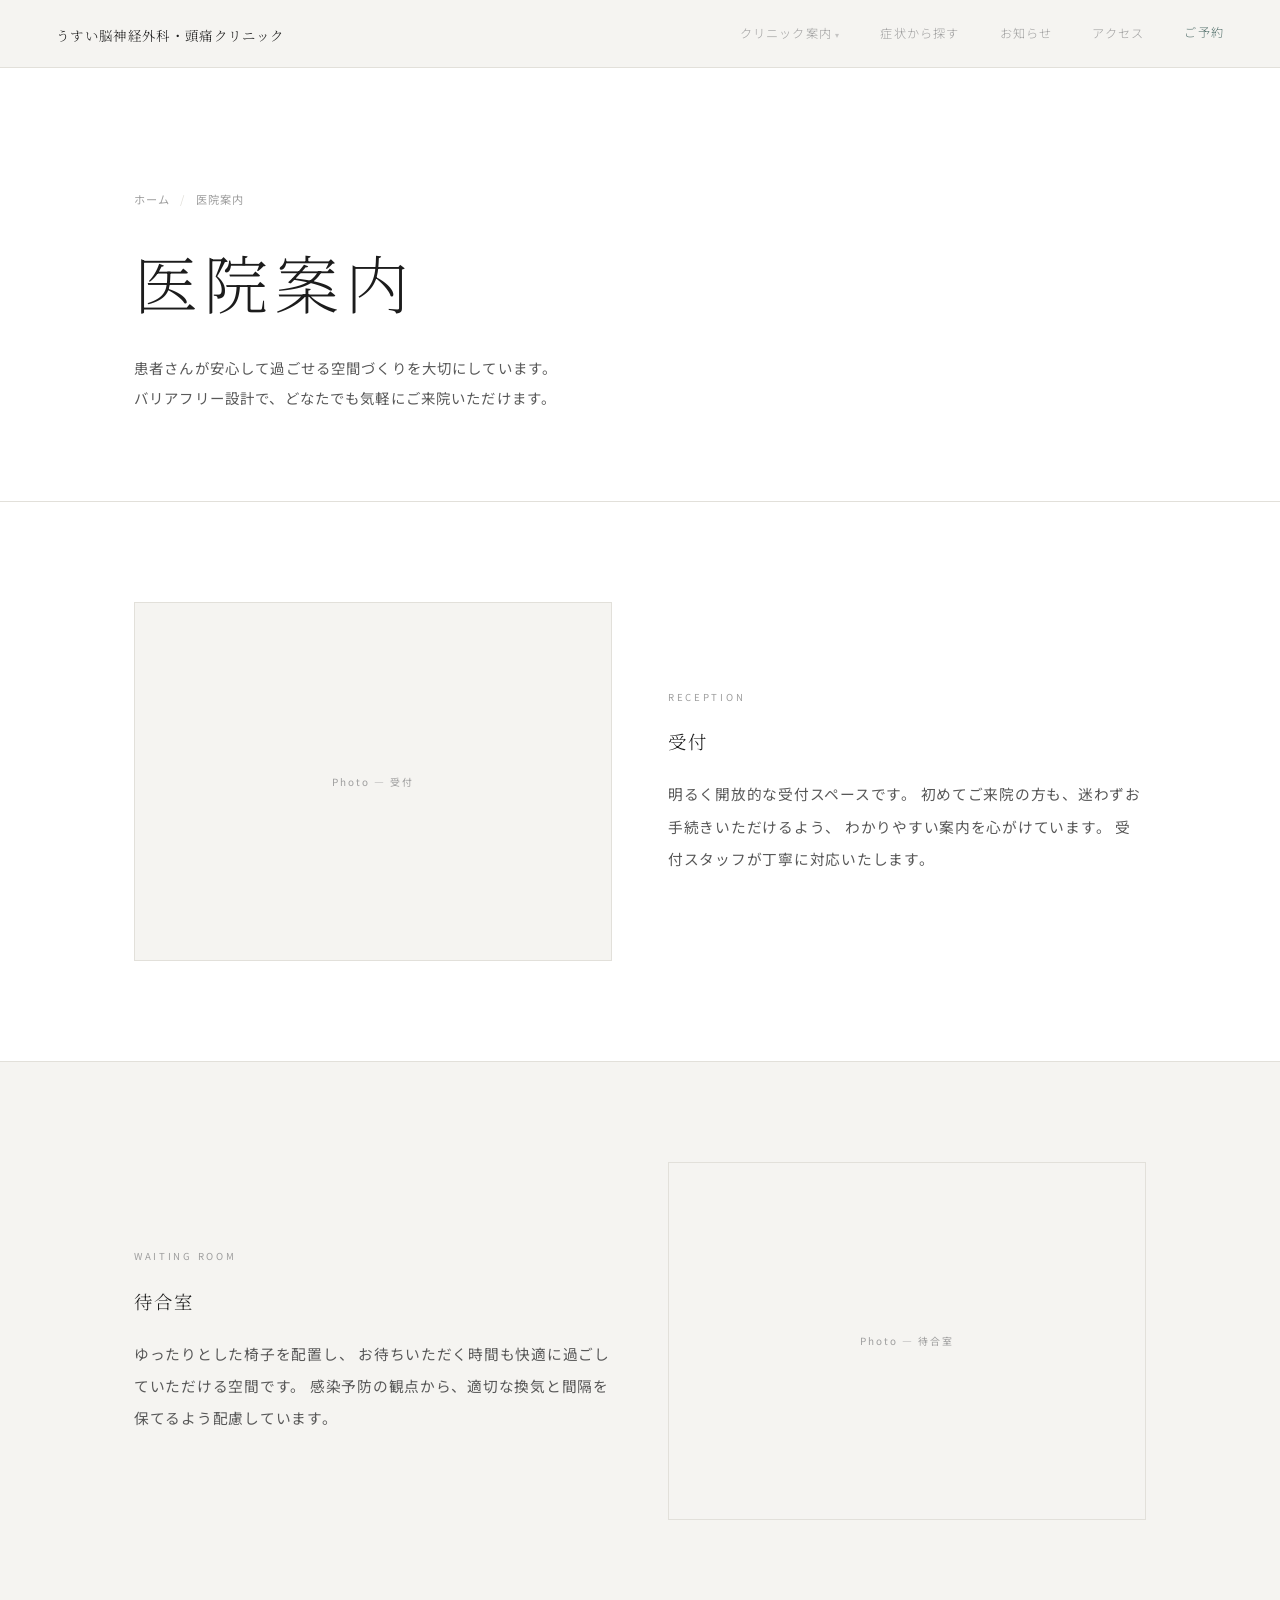
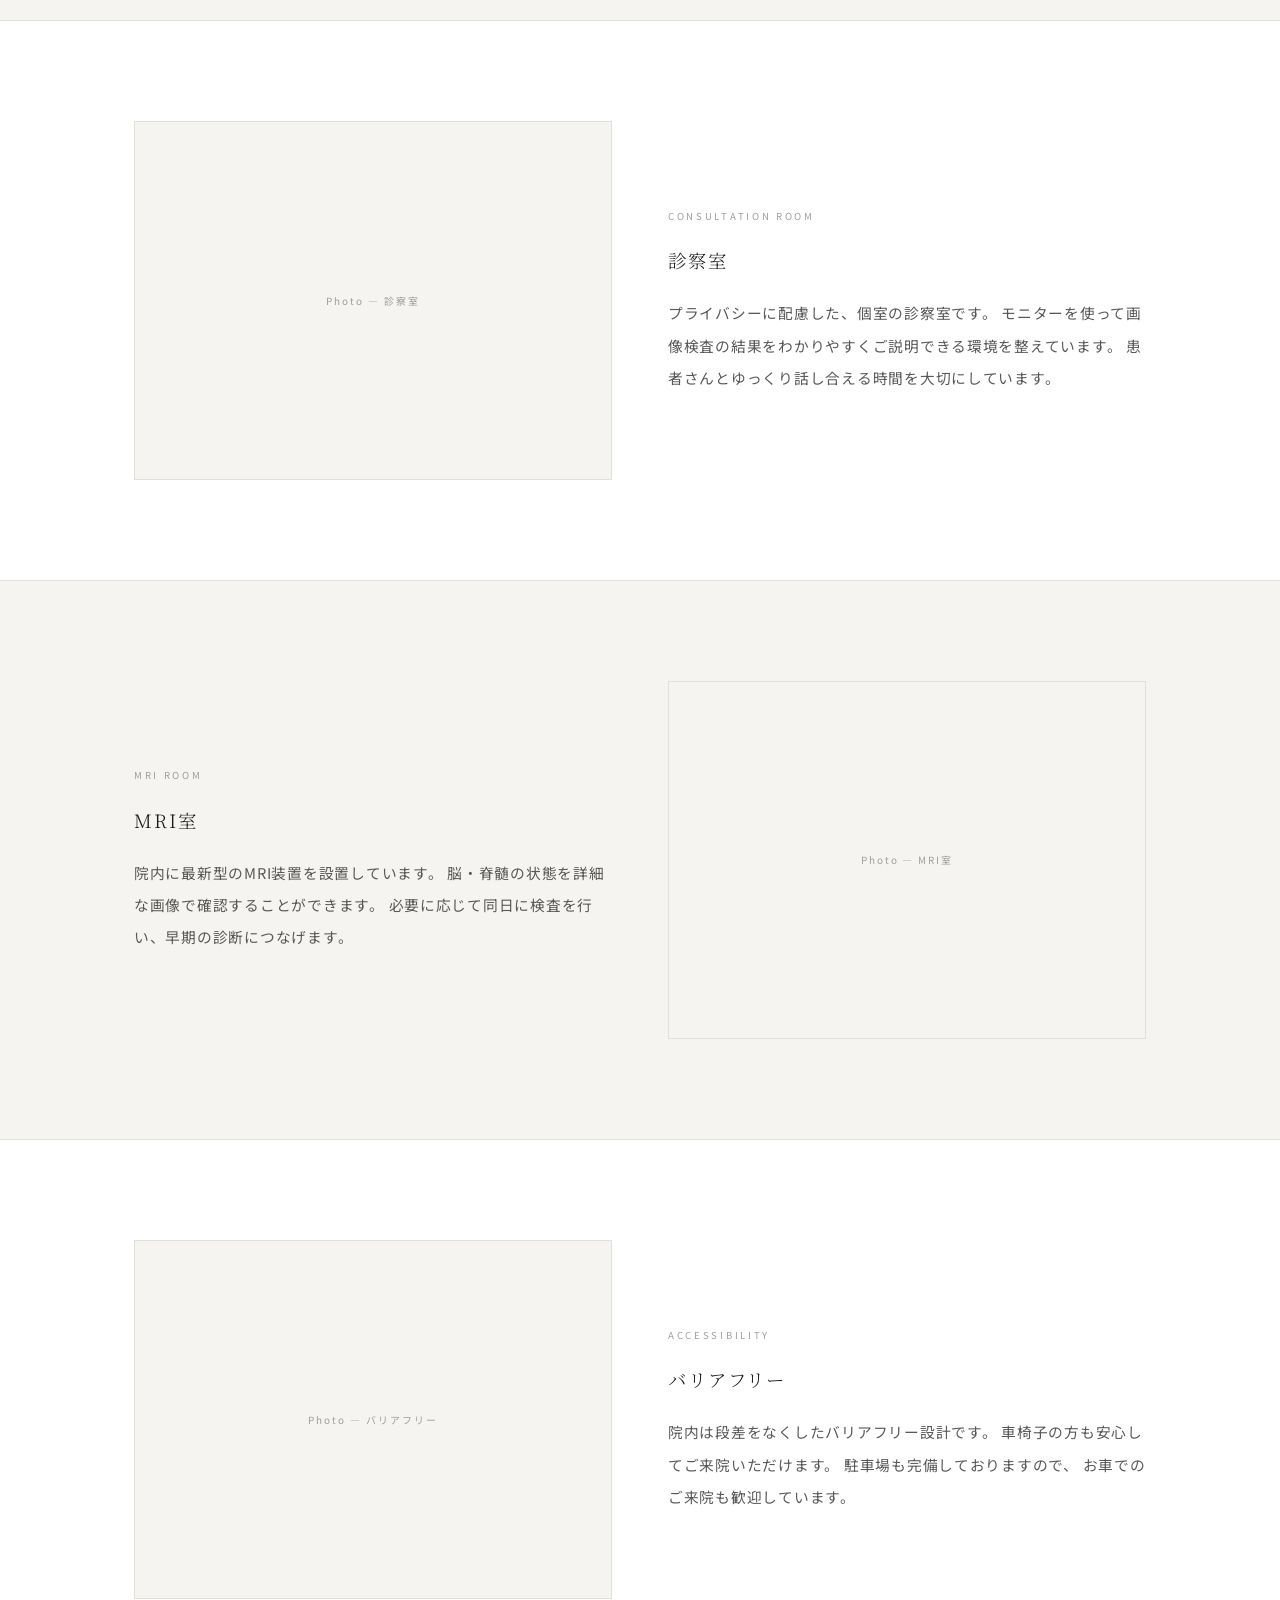
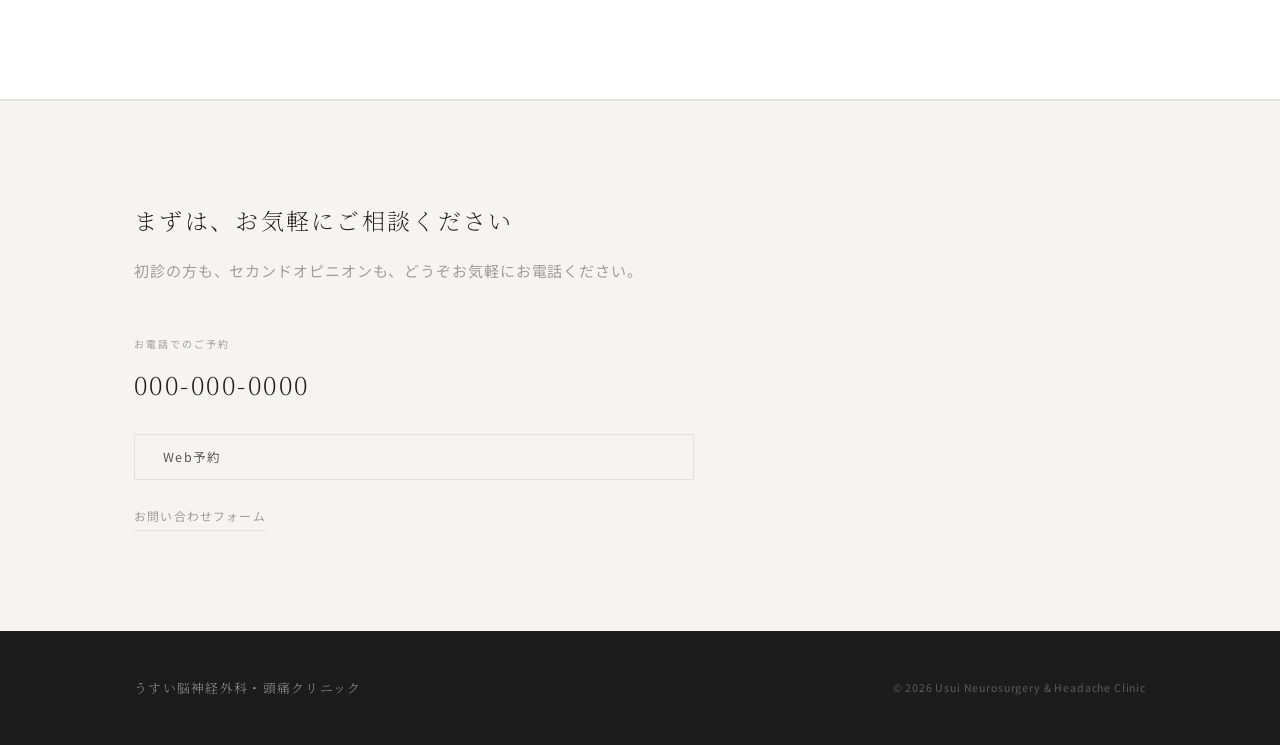
<file: facility.html>
<!DOCTYPE html>
<!--
    WP化時: このファイルは page-facility.php に移植
    固定ページ (page) として管理
-->
<html lang="ja">
<head>
    <meta charset="UTF-8">
    <meta name="viewport" content="width=device-width, initial-scale=1.0">
    <title>医院案内 — うすい脳神経外科・頭痛クリニック</title>
    <link rel="preconnect" href="https://fonts.googleapis.com">
    <link rel="preconnect" href="https://fonts.gstatic.com" crossorigin>
    <link href="https://fonts.googleapis.com/css2?family=Noto+Serif+JP:wght@200;300;400&family=Noto+Sans+JP:wght@300;400&display=swap" rel="stylesheet">
    <link rel="stylesheet" href="style.css">
</head>
<body class="is-inner">

    <header class="header" id="header">
        <div class="header-inner">
            <a href="index.html" class="logo">
                <span class="logo-ja">うすい脳神経外科・頭痛クリニック</span>
            </a>
            <nav class="nav">
                <ul class="nav-list">
                    <li class="nav-has-dropdown">
                        <span class="nav-parent" aria-current="page">クリニック案内</span>
                        <ul class="nav-dropdown">
                            <li><a href="clinic.html">クリニック案内</a></li>
                            <li><a href="facility.html" aria-current="page">医院案内</a></li>
                            <li><a href="doctor.html">医師紹介</a></li>
                        </ul>
                    </li>
                    <li><a href="index.html#symptoms">症状から探す</a></li>
                    <li><a href="news.html">お知らせ</a></li>
                    <li><a href="index.html#access">アクセス</a></li>
                    <li><a href="index.html#contact">ご予約</a></li>
                </ul>
            </nav>
            <button class="hamburger" id="hamburger" aria-label="メニューを開く" aria-expanded="false" aria-controls="mobile-menu"><span></span><span></span></button>
        </div>
    </header>

    <div class="mobile-menu" id="mobile-menu" role="dialog" aria-modal="true" aria-label="メインメニュー" aria-hidden="true">
        <nav class="mobile-menu-nav">
            <ul>
                <li><a href="clinic.html">クリニック案内</a></li>
                <li><a href="facility.html">医院案内</a></li>
                <li><a href="doctor.html">医師紹介</a></li>
                <li><a href="index.html#symptoms">症状から探す</a></li>
                <li><a href="news.html">お知らせ</a></li>
                <li><a href="index.html#access">アクセス</a></li>
                <li><a href="index.html#contact">ご予約</a></li>
            </ul>
        </nav>
    </div>

    <!-- ======= Page Hero ======= -->
    <section class="page-hero">
        <div class="container">
            <nav class="breadcrumb" aria-label="パンくずリスト">
                <ol>
                    <li><a href="index.html">ホーム</a></li>
                    <li>医院案内</li>
                </ol>
            </nav>
            <h1 class="page-title">医院案内</h1>
            <p class="page-tagline">
                患者さんが安心して過ごせる空間づくりを大切にしています。<br>
                バリアフリー設計で、どなたでも気軽にご来院いただけます。
            </p>
        </div>
    </section>

    <!-- ======= Facility Sections ======= -->
    <!--
        WP: カスタムフィールド (ACF Repeater) で画像と説明文を管理
        <img> の src を WP の添付画像URLに差し替え
    -->
    <div class="page-body">

        <section class="page-section" style="background-color: var(--bg-alt);">
            <div class="container">
                <div class="facility-area fade-in">
                    <div class="img-placeholder">
                        <!-- 撮影後に <img src="..." alt="受付"> に差し替え -->
                        <span class="img-placeholder-label">Photo — 受付</span>
                    </div>
                    <div class="facility-text">
                        <span class="en-label">Reception</span>
                        <h2 class="facility-title">受付</h2>
                        <div class="facility-body">
                            <p>
                                明るく開放的な受付スペースです。
                                初めてご来院の方も、迷わずお手続きいただけるよう、
                                わかりやすい案内を心がけています。
                                受付スタッフが丁寧に対応いたします。
                            </p>
                        </div>
                    </div>
                </div>
            </div>
        </section>

        <section class="page-section" style="background-color: var(--bg);">
            <div class="container">
                <div class="facility-area is-reverse fade-in">
                    <div class="img-placeholder">
                        <span class="img-placeholder-label">Photo — 待合室</span>
                    </div>
                    <div class="facility-text">
                        <span class="en-label">Waiting Room</span>
                        <h2 class="facility-title">待合室</h2>
                        <div class="facility-body">
                            <p>
                                ゆったりとした椅子を配置し、
                                お待ちいただく時間も快適に過ごしていただける空間です。
                                感染予防の観点から、適切な換気と間隔を保てるよう配慮しています。
                            </p>
                        </div>
                    </div>
                </div>
            </div>
        </section>

        <section class="page-section" style="background-color: var(--bg-alt);">
            <div class="container">
                <div class="facility-area fade-in">
                    <div class="img-placeholder">
                        <span class="img-placeholder-label">Photo — 診察室</span>
                    </div>
                    <div class="facility-text">
                        <span class="en-label">Consultation Room</span>
                        <h2 class="facility-title">診察室</h2>
                        <div class="facility-body">
                            <p>
                                プライバシーに配慮した、個室の診察室です。
                                モニターを使って画像検査の結果をわかりやすくご説明できる環境を整えています。
                                患者さんとゆっくり話し合える時間を大切にしています。
                            </p>
                        </div>
                    </div>
                </div>
            </div>
        </section>

        <section class="page-section" style="background-color: var(--bg);">
            <div class="container">
                <div class="facility-area is-reverse fade-in">
                    <div class="img-placeholder">
                        <span class="img-placeholder-label">Photo — MRI室</span>
                    </div>
                    <div class="facility-text">
                        <span class="en-label">MRI Room</span>
                        <h2 class="facility-title">MRI室</h2>
                        <div class="facility-body">
                            <p>
                                院内に最新型のMRI装置を設置しています。
                                脳・脊髄の状態を詳細な画像で確認することができます。
                                必要に応じて同日に検査を行い、早期の診断につなげます。
                            </p>
                        </div>
                    </div>
                </div>
            </div>
        </section>

        <section class="page-section" style="background-color: var(--bg-alt);">
            <div class="container">
                <div class="facility-area fade-in">
                    <div class="img-placeholder">
                        <span class="img-placeholder-label">Photo — バリアフリー</span>
                    </div>
                    <div class="facility-text">
                        <span class="en-label">Accessibility</span>
                        <h2 class="facility-title">バリアフリー</h2>
                        <div class="facility-body">
                            <p>
                                院内は段差をなくしたバリアフリー設計です。
                                車椅子の方も安心してご来院いただけます。
                                駐車場も完備しておりますので、
                                お車でのご来院も歓迎しています。
                            </p>
                        </div>
                    </div>
                </div>
            </div>
        </section>

    </div><!-- /.page-body -->

    <!-- ======= Contact ======= -->
    <section class="contact-section" id="contact">
        <div class="container">
            <div class="contact-inner fade-in">
                <p class="contact-lead">まずは、お気軽にご相談ください</p>
                <p class="contact-sub">初診の方も、セカンドオピニオンも、どうぞお気軽にお電話ください。</p>
                <div class="contact-links">
                    <a href="tel:0000000000" class="contact-tel-link">
                        <span class="ctl-label">お電話でのご予約</span>
                        <span class="ctl-num">000-000-0000</span>
                    </a>
                    <a href="#" class="contact-web-link">Web予約</a>
                    <div class="contact-other">
                        <a href="#" class="contact-text-link">お問い合わせフォーム</a>
                    </div>
                </div>
            </div>
        </div>
    </section>

    <footer class="footer">
        <div class="container">
            <div class="footer-inner">
                <p class="footer-name">うすい脳神経外科・頭痛クリニック</p>
                <p class="footer-copy">&copy; 2026 Usui Neurosurgery &amp; Headache Clinic</p>
            </div>
        </div>
    </footer>

    <div class="mobile-contact-bar" role="complementary" aria-label="お電話・Web予約">
        <a href="tel:0000000000" class="mcb-link mcb-tel">電話</a>
        <a href="index.html#contact" class="mcb-link mcb-web">WEB予約</a>
    </div>

    <script src="script.js"></script>
</body>
</html>
</file>
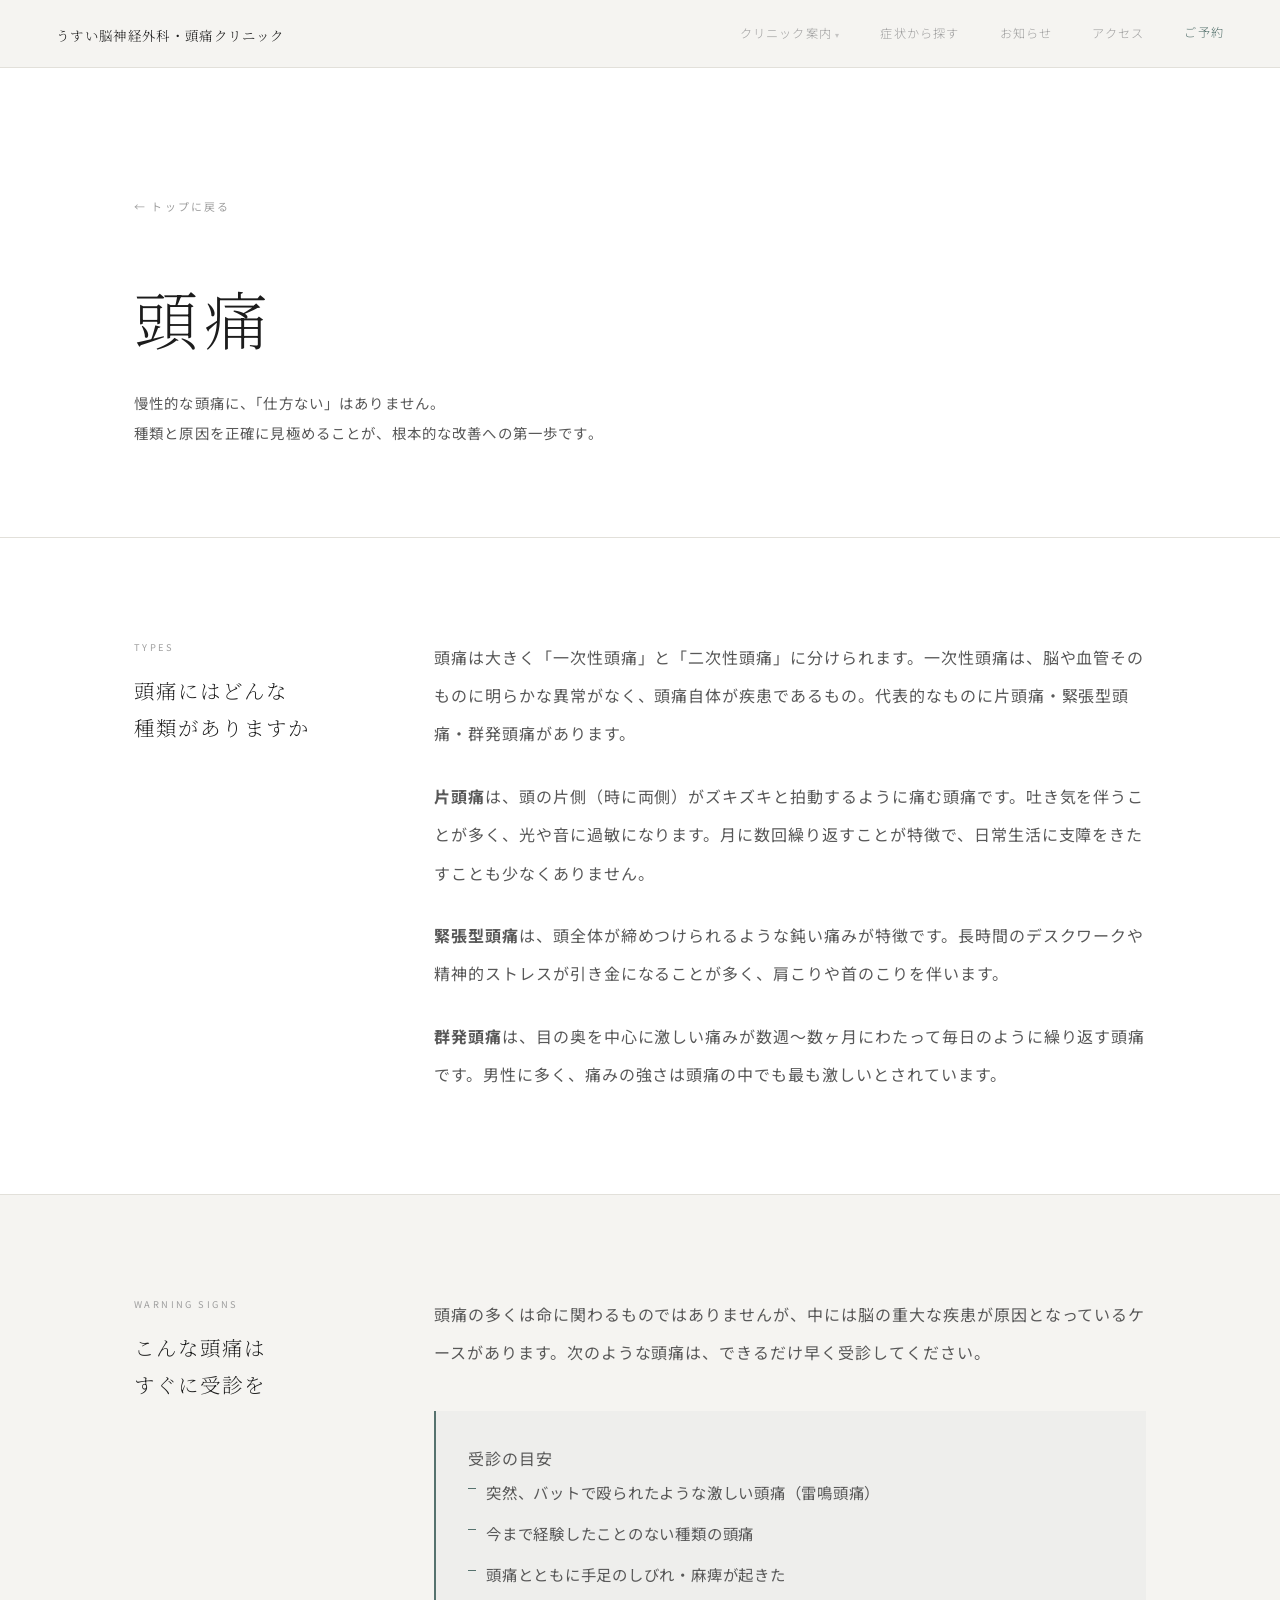
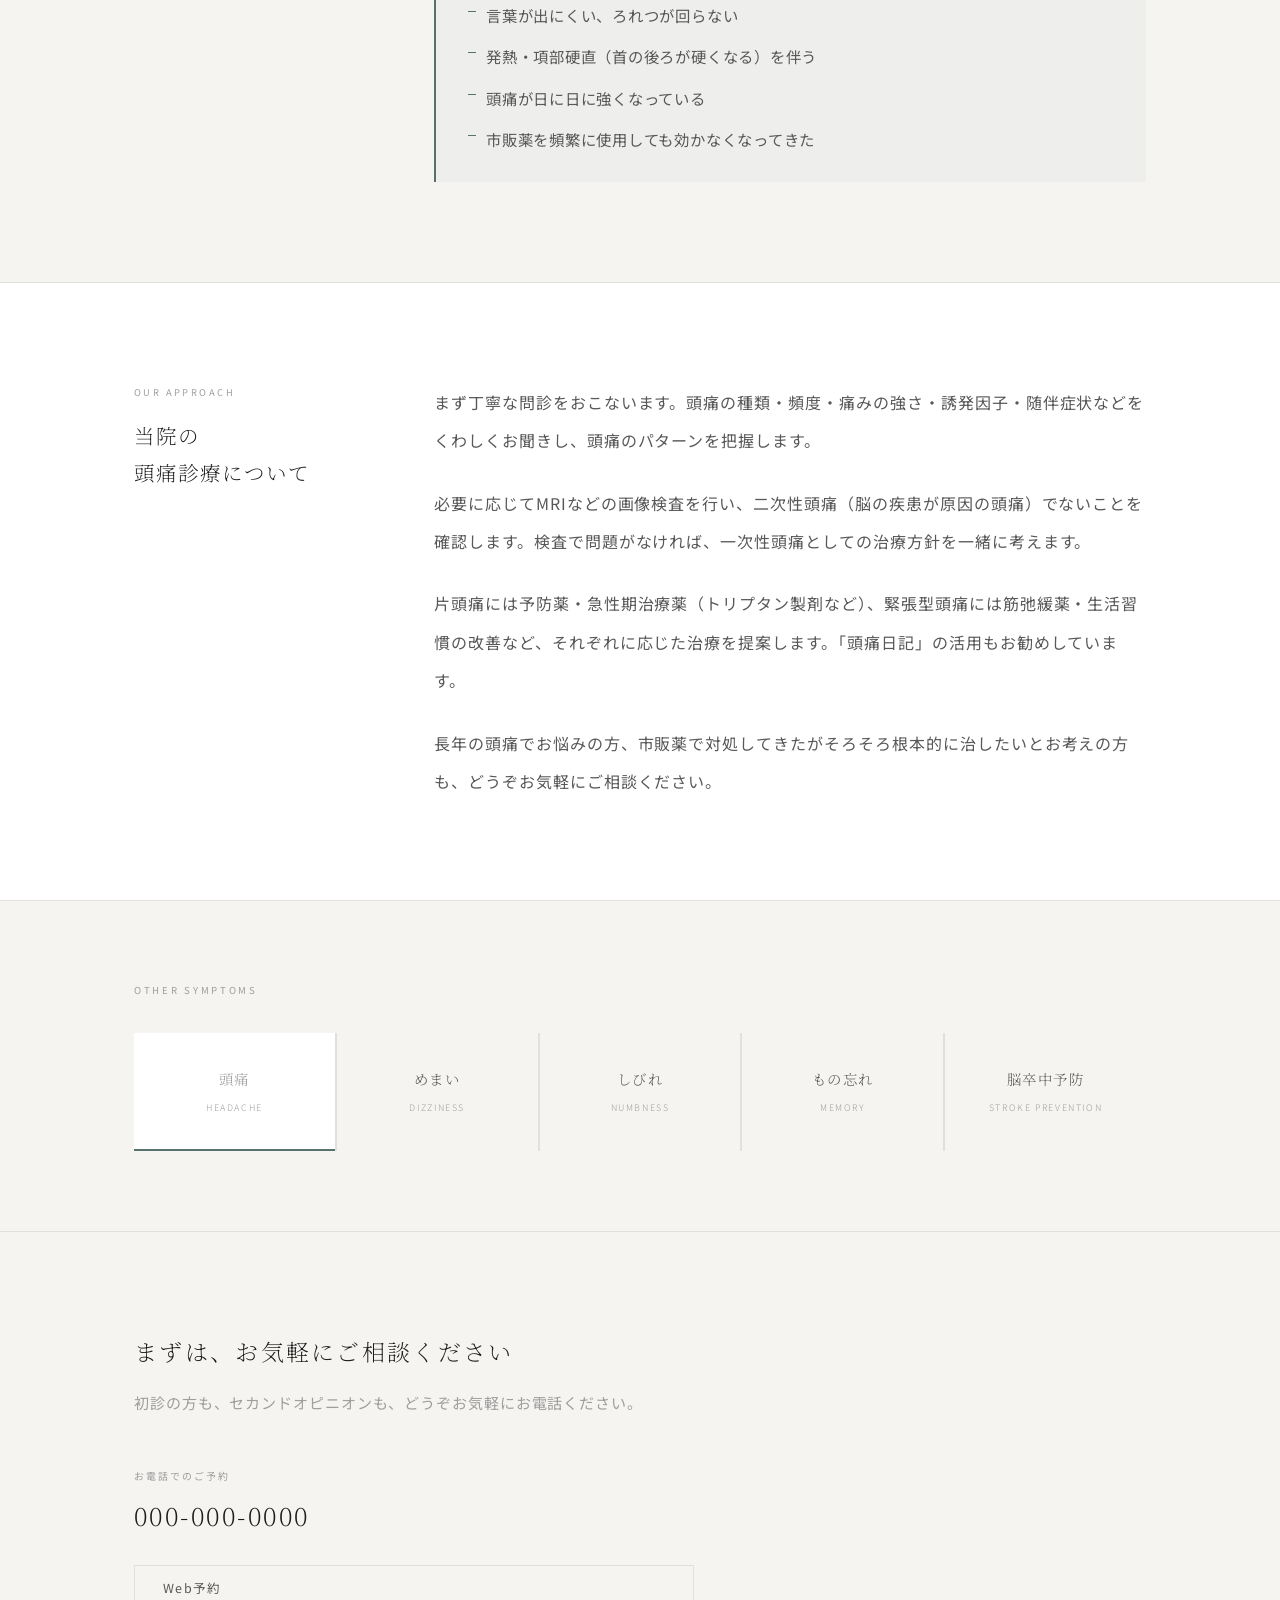
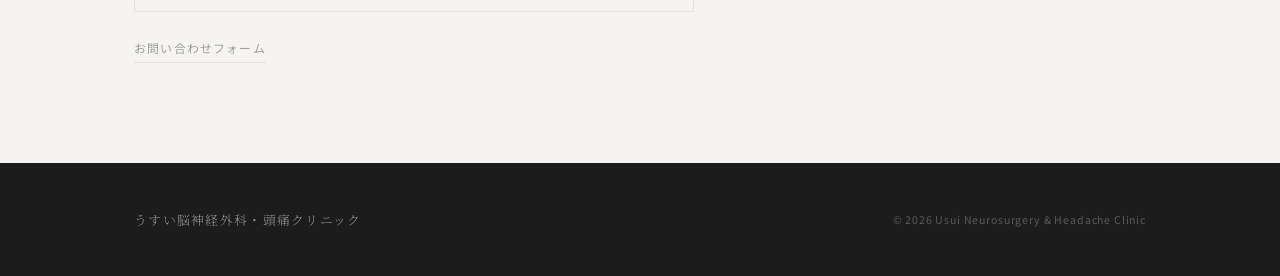
<file: headache.html>
<!DOCTYPE html>
<html lang="ja">
<head>
    <meta charset="UTF-8">
    <meta name="viewport" content="width=device-width, initial-scale=1.0">
    <title>頭痛 — うすい脳神経外科・頭痛クリニック</title>
    <link rel="preconnect" href="https://fonts.googleapis.com">
    <link rel="preconnect" href="https://fonts.gstatic.com" crossorigin>
    <link href="https://fonts.googleapis.com/css2?family=Noto+Serif+JP:wght@200;300;400&family=Noto+Sans+JP:wght@300;400&display=swap" rel="stylesheet">
    <link rel="stylesheet" href="style.css">
</head>
<body class="is-inner">

    <header class="header" id="header">
        <div class="header-inner">
            <a href="index.html" class="logo">
                <span class="logo-ja">うすい脳神経外科・頭痛クリニック</span>
            </a>
            <nav class="nav">
                <ul class="nav-list">
                    <li class="nav-has-dropdown">
                        <span class="nav-parent">クリニック案内</span>
                        <ul class="nav-dropdown">
                            <li><a href="clinic.html">クリニック案内</a></li>
                            <li><a href="facility.html">医院案内</a></li>
                            <li><a href="doctor.html">医師紹介</a></li>
                        </ul>
                    </li>
                    <li><a href="index.html#symptoms">症状から探す</a></li>
                    <li><a href="news.html">お知らせ</a></li>
                    <li><a href="index.html#access">アクセス</a></li>
                    <li><a href="index.html#contact">ご予約</a></li>
                </ul>
            </nav>
            <button class="hamburger" id="hamburger" aria-label="メニューを開く" aria-expanded="false" aria-controls="mobile-menu"><span></span><span></span></button>
        </div>
    </header>

    <!-- ======= Mobile Menu ======= -->
    <div class="mobile-menu" id="mobile-menu" role="dialog" aria-modal="true" aria-label="メインメニュー" aria-hidden="true">
        <nav class="mobile-menu-nav">
            <ul>
                <li><a href="clinic.html">クリニック案内</a></li>
                <li><a href="facility.html">医院案内</a></li>
                <li><a href="doctor.html">医師紹介</a></li>
                <li><a href="index.html#symptoms">症状から探す</a></li>
                <li><a href="news.html">お知らせ</a></li>
                <li><a href="index.html#access">アクセス</a></li>
                <li><a href="index.html#contact">ご予約</a></li>
            </ul>
        </nav>
    </div>

    <section class="page-hero">
        <div class="container">
            <a href="index.html" class="back-link">← トップに戻る</a>
            <h1 class="page-title">頭痛</h1>
            <p class="page-tagline">慢性的な頭痛に、「仕方ない」はありません。<br>種類と原因を正確に見極めることが、根本的な改善への第一歩です。</p>
        </div>
    </section>

    <div class="page-body">

        <section class="page-section">
            <div class="container">
                <div class="page-section-inner">
                    <div>
                        <span class="page-section-label">Types</span>
                        <h2 class="page-section-title">頭痛にはどんな<br>種類がありますか</h2>
                    </div>
                    <div class="page-section-body">
                        <p>頭痛は大きく「一次性頭痛」と「二次性頭痛」に分けられます。一次性頭痛は、脳や血管そのものに明らかな異常がなく、頭痛自体が疾患であるもの。代表的なものに片頭痛・緊張型頭痛・群発頭痛があります。</p>
                        <p><strong>片頭痛</strong>は、頭の片側（時に両側）がズキズキと拍動するように痛む頭痛です。吐き気を伴うことが多く、光や音に過敏になります。月に数回繰り返すことが特徴で、日常生活に支障をきたすことも少なくありません。</p>
                        <p><strong>緊張型頭痛</strong>は、頭全体が締めつけられるような鈍い痛みが特徴です。長時間のデスクワークや精神的ストレスが引き金になることが多く、肩こりや首のこりを伴います。</p>
                        <p><strong>群発頭痛</strong>は、目の奥を中心に激しい痛みが数週〜数ヶ月にわたって毎日のように繰り返す頭痛です。男性に多く、痛みの強さは頭痛の中でも最も激しいとされています。</p>
                    </div>
                </div>
            </div>
        </section>

        <section class="page-section">
            <div class="container">
                <div class="page-section-inner">
                    <div>
                        <span class="page-section-label">Warning Signs</span>
                        <h2 class="page-section-title">こんな頭痛は<br>すぐに受診を</h2>
                    </div>
                    <div class="page-section-body">
                        <p>頭痛の多くは命に関わるものではありませんが、中には脳の重大な疾患が原因となっているケースがあります。次のような頭痛は、できるだけ早く受診してください。</p>
                        <div class="symptom-alert">
                            <p class="symptom-alert-title">受診の目安</p>
                            <ul>
                                <li>突然、バットで殴られたような激しい頭痛（雷鳴頭痛）</li>
                                <li>今まで経験したことのない種類の頭痛</li>
                                <li>頭痛とともに手足のしびれ・麻痺が起きた</li>
                                <li>言葉が出にくい、ろれつが回らない</li>
                                <li>発熱・項部硬直（首の後ろが硬くなる）を伴う</li>
                                <li>頭痛が日に日に強くなっている</li>
                                <li>市販薬を頻繁に使用しても効かなくなってきた</li>
                            </ul>
                        </div>
                    </div>
                </div>
            </div>
        </section>

        <section class="page-section">
            <div class="container">
                <div class="page-section-inner">
                    <div>
                        <span class="page-section-label">Our Approach</span>
                        <h2 class="page-section-title">当院の<br>頭痛診療について</h2>
                    </div>
                    <div class="page-section-body">
                        <p>まず丁寧な問診をおこないます。頭痛の種類・頻度・痛みの強さ・誘発因子・随伴症状などをくわしくお聞きし、頭痛のパターンを把握します。</p>
                        <p>必要に応じてMRIなどの画像検査を行い、二次性頭痛（脳の疾患が原因の頭痛）でないことを確認します。検査で問題がなければ、一次性頭痛としての治療方針を一緒に考えます。</p>
                        <p>片頭痛には予防薬・急性期治療薬（トリプタン製剤など）、緊張型頭痛には筋弛緩薬・生活習慣の改善など、それぞれに応じた治療を提案します。「頭痛日記」の活用もお勧めしています。</p>
                        <p>長年の頭痛でお悩みの方、市販薬で対処してきたがそろそろ根本的に治したいとお考えの方も、どうぞお気軽にご相談ください。</p>
                    </div>
                </div>
            </div>
        </section>

    </div>

    <section class="other-symptoms">
        <div class="container">
            <span class="other-symptoms-label">Other Symptoms</span>
            <div class="other-symptoms-grid">
                <a href="headache.html" class="is-current">
                    <span>頭痛</span>
                    <span class="osym-en">Headache</span>
                </a>
                <a href="dizziness.html">
                    <span>めまい</span>
                    <span class="osym-en">Dizziness</span>
                </a>
                <a href="numbness.html">
                    <span>しびれ</span>
                    <span class="osym-en">Numbness</span>
                </a>
                <a href="memory.html">
                    <span>もの忘れ</span>
                    <span class="osym-en">Memory</span>
                </a>
                <a href="stroke.html">
                    <span>脳卒中予防</span>
                    <span class="osym-en">Stroke Prevention</span>
                </a>
            </div>
        </div>
    </section>

    <section class="contact-section" id="contact">
        <div class="container">
            <div class="contact-inner fade-in">
                <p class="contact-lead">まずは、お気軽にご相談ください</p>
                <p class="contact-sub">初診の方も、セカンドオピニオンも、どうぞお気軽にお電話ください。</p>
                <div class="contact-links">
                    <a href="tel:0000000000" class="contact-tel-link">
                        <span class="ctl-label">お電話でのご予約</span>
                        <span class="ctl-num">000-000-0000</span>
                    </a>
                    <a href="#" class="contact-web-link">Web予約</a>
                    <div class="contact-other">
                        <a href="#" class="contact-text-link">お問い合わせフォーム</a>
                    </div>
                </div>
            </div>
        </div>
    </section>

    <footer class="footer">
        <div class="container">
            <div class="footer-inner">
                <p class="footer-name">うすい脳神経外科・頭痛クリニック</p>
                <p class="footer-copy">&copy; 2026 Usui Neurosurgery &amp; Headache Clinic</p>
            </div>
        </div>
    </footer>

    <!-- ======= Mobile Fixed Contact Bar ======= -->
    <div class="mobile-contact-bar" role="complementary" aria-label="お電話・Web予約">
        <a href="tel:0000000000" class="mcb-link mcb-tel">電話</a>
        <a href="index.html#contact" class="mcb-link mcb-web">WEB予約</a>
    </div>

    <script src="script.js"></script>
</body>
</html>
</file>
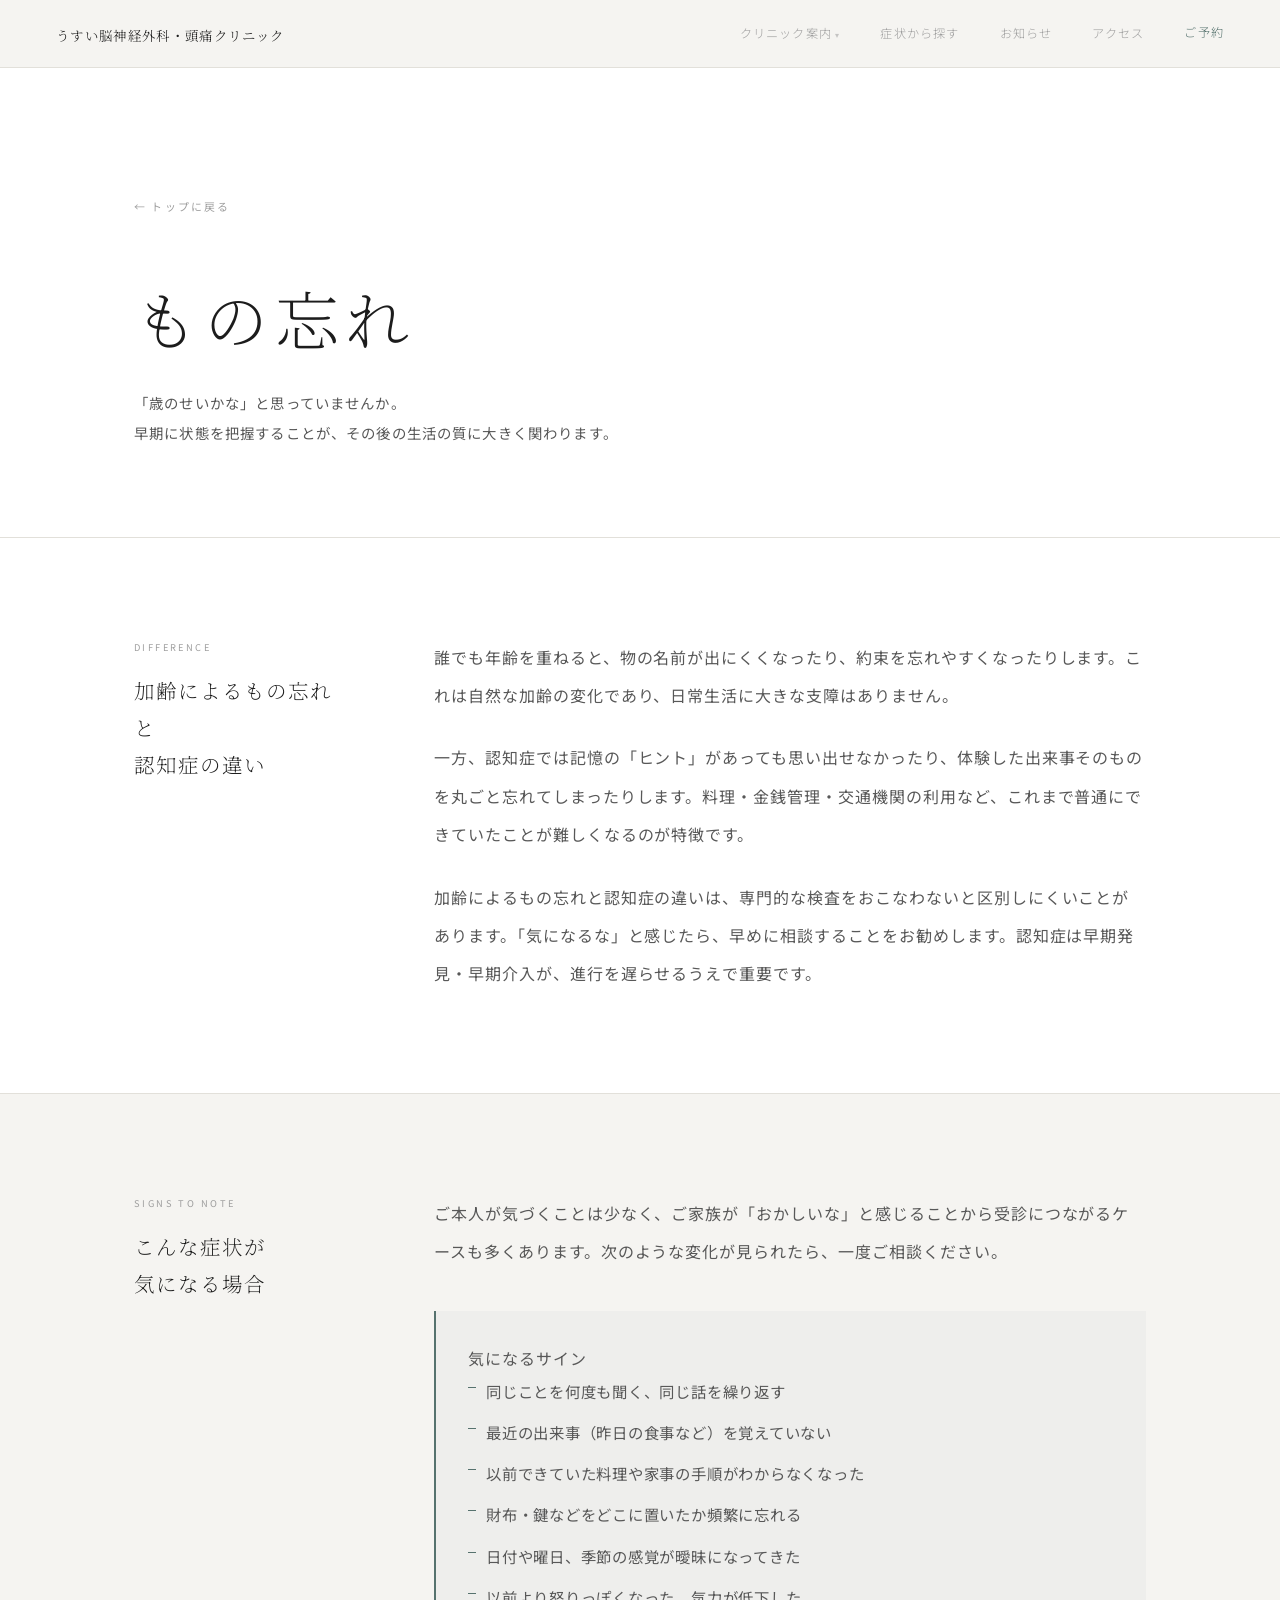
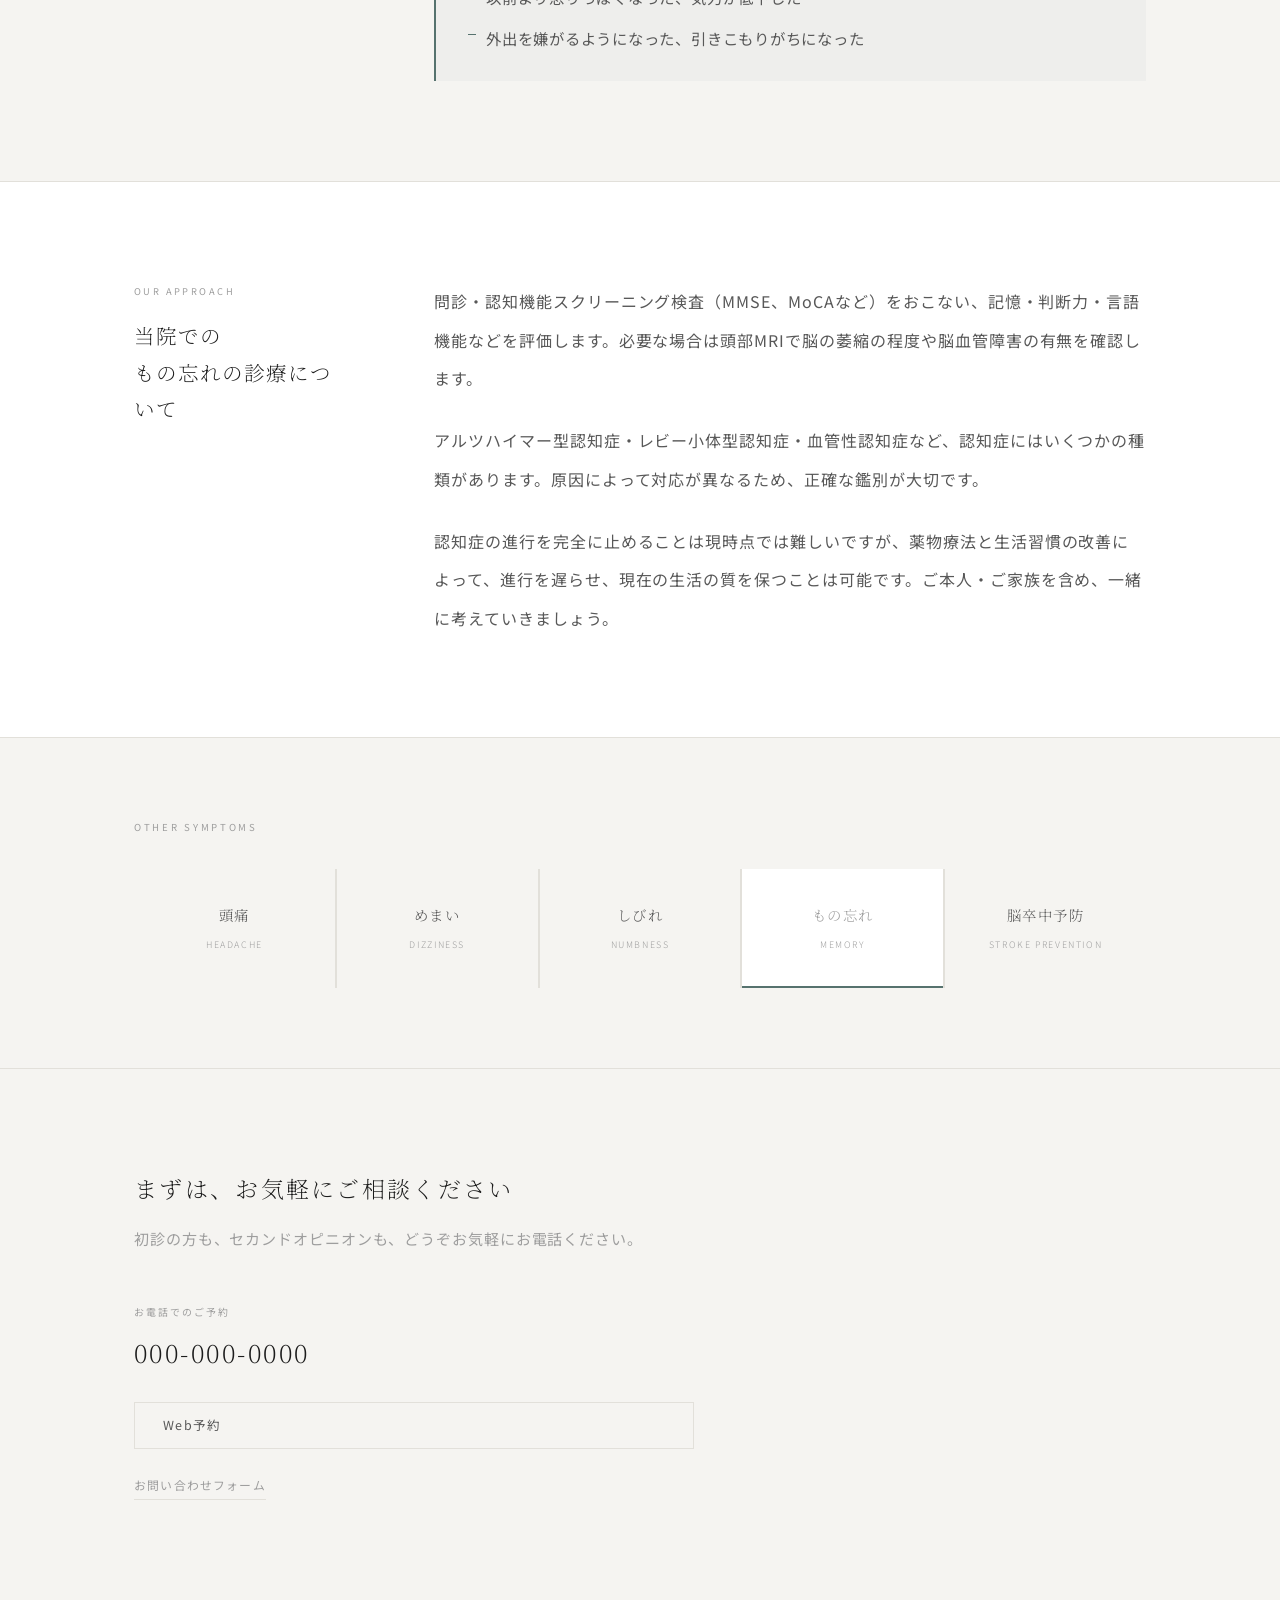
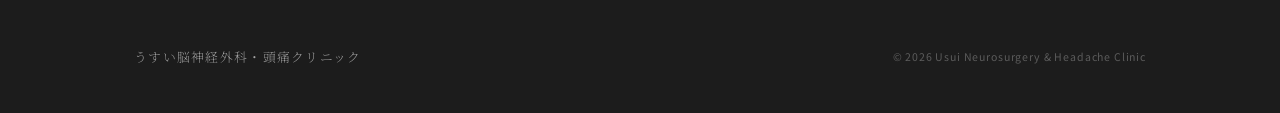
<file: memory.html>
<!DOCTYPE html>
<html lang="ja">
<head>
    <meta charset="UTF-8">
    <meta name="viewport" content="width=device-width, initial-scale=1.0">
    <title>もの忘れ — うすい脳神経外科・頭痛クリニック</title>
    <link rel="preconnect" href="https://fonts.googleapis.com">
    <link rel="preconnect" href="https://fonts.gstatic.com" crossorigin>
    <link href="https://fonts.googleapis.com/css2?family=Noto+Serif+JP:wght@200;300;400&family=Noto+Sans+JP:wght@300;400&display=swap" rel="stylesheet">
    <link rel="stylesheet" href="style.css">
</head>
<body class="is-inner">

    <header class="header" id="header">
        <div class="header-inner">
            <a href="index.html" class="logo">
                <span class="logo-ja">うすい脳神経外科・頭痛クリニック</span>
            </a>
            <nav class="nav">
                <ul class="nav-list">
                    <li class="nav-has-dropdown">
                        <span class="nav-parent">クリニック案内</span>
                        <ul class="nav-dropdown">
                            <li><a href="clinic.html">クリニック案内</a></li>
                            <li><a href="facility.html">医院案内</a></li>
                            <li><a href="doctor.html">医師紹介</a></li>
                        </ul>
                    </li>
                    <li><a href="index.html#symptoms">症状から探す</a></li>
                    <li><a href="news.html">お知らせ</a></li>
                    <li><a href="index.html#access">アクセス</a></li>
                    <li><a href="index.html#contact">ご予約</a></li>
                </ul>
            </nav>
            <button class="hamburger" id="hamburger" aria-label="メニューを開く" aria-expanded="false" aria-controls="mobile-menu"><span></span><span></span></button>
        </div>
    </header>

    <!-- ======= Mobile Menu ======= -->
    <div class="mobile-menu" id="mobile-menu" role="dialog" aria-modal="true" aria-label="メインメニュー" aria-hidden="true">
        <nav class="mobile-menu-nav">
            <ul>
                <li><a href="clinic.html">クリニック案内</a></li>
                <li><a href="facility.html">医院案内</a></li>
                <li><a href="doctor.html">医師紹介</a></li>
                <li><a href="index.html#symptoms">症状から探す</a></li>
                <li><a href="news.html">お知らせ</a></li>
                <li><a href="index.html#access">アクセス</a></li>
                <li><a href="index.html#contact">ご予約</a></li>
            </ul>
        </nav>
    </div>

    <section class="page-hero">
        <div class="container">
            <a href="index.html" class="back-link">← トップに戻る</a>
            <h1 class="page-title">もの忘れ</h1>
            <p class="page-tagline">「歳のせいかな」と思っていませんか。<br>早期に状態を把握することが、その後の生活の質に大きく関わります。</p>
        </div>
    </section>

    <div class="page-body">

        <section class="page-section">
            <div class="container">
                <div class="page-section-inner">
                    <div>
                        <span class="page-section-label">Difference</span>
                        <h2 class="page-section-title">加齢によるもの忘れと<br>認知症の違い</h2>
                    </div>
                    <div class="page-section-body">
                        <p>誰でも年齢を重ねると、物の名前が出にくくなったり、約束を忘れやすくなったりします。これは自然な加齢の変化であり、日常生活に大きな支障はありません。</p>
                        <p>一方、認知症では記憶の「ヒント」があっても思い出せなかったり、体験した出来事そのものを丸ごと忘れてしまったりします。料理・金銭管理・交通機関の利用など、これまで普通にできていたことが難しくなるのが特徴です。</p>
                        <p>加齢によるもの忘れと認知症の違いは、専門的な検査をおこなわないと区別しにくいことがあります。「気になるな」と感じたら、早めに相談することをお勧めします。認知症は早期発見・早期介入が、進行を遅らせるうえで重要です。</p>
                    </div>
                </div>
            </div>
        </section>

        <section class="page-section">
            <div class="container">
                <div class="page-section-inner">
                    <div>
                        <span class="page-section-label">Signs to Note</span>
                        <h2 class="page-section-title">こんな症状が<br>気になる場合</h2>
                    </div>
                    <div class="page-section-body">
                        <p>ご本人が気づくことは少なく、ご家族が「おかしいな」と感じることから受診につながるケースも多くあります。次のような変化が見られたら、一度ご相談ください。</p>
                        <div class="symptom-alert">
                            <p class="symptom-alert-title">気になるサイン</p>
                            <ul>
                                <li>同じことを何度も聞く、同じ話を繰り返す</li>
                                <li>最近の出来事（昨日の食事など）を覚えていない</li>
                                <li>以前できていた料理や家事の手順がわからなくなった</li>
                                <li>財布・鍵などをどこに置いたか頻繁に忘れる</li>
                                <li>日付や曜日、季節の感覚が曖昧になってきた</li>
                                <li>以前より怒りっぽくなった、気力が低下した</li>
                                <li>外出を嫌がるようになった、引きこもりがちになった</li>
                            </ul>
                        </div>
                    </div>
                </div>
            </div>
        </section>

        <section class="page-section">
            <div class="container">
                <div class="page-section-inner">
                    <div>
                        <span class="page-section-label">Our Approach</span>
                        <h2 class="page-section-title">当院での<br>もの忘れの診療について</h2>
                    </div>
                    <div class="page-section-body">
                        <p>問診・認知機能スクリーニング検査（MMSE、MoCAなど）をおこない、記憶・判断力・言語機能などを評価します。必要な場合は頭部MRIで脳の萎縮の程度や脳血管障害の有無を確認します。</p>
                        <p>アルツハイマー型認知症・レビー小体型認知症・血管性認知症など、認知症にはいくつかの種類があります。原因によって対応が異なるため、正確な鑑別が大切です。</p>
                        <p>認知症の進行を完全に止めることは現時点では難しいですが、薬物療法と生活習慣の改善によって、進行を遅らせ、現在の生活の質を保つことは可能です。ご本人・ご家族を含め、一緒に考えていきましょう。</p>
                    </div>
                </div>
            </div>
        </section>

    </div>

    <section class="other-symptoms">
        <div class="container">
            <span class="other-symptoms-label">Other Symptoms</span>
            <div class="other-symptoms-grid">
                <a href="headache.html">
                    <span>頭痛</span>
                    <span class="osym-en">Headache</span>
                </a>
                <a href="dizziness.html">
                    <span>めまい</span>
                    <span class="osym-en">Dizziness</span>
                </a>
                <a href="numbness.html">
                    <span>しびれ</span>
                    <span class="osym-en">Numbness</span>
                </a>
                <a href="memory.html" class="is-current">
                    <span>もの忘れ</span>
                    <span class="osym-en">Memory</span>
                </a>
                <a href="stroke.html">
                    <span>脳卒中予防</span>
                    <span class="osym-en">Stroke Prevention</span>
                </a>
            </div>
        </div>
    </section>

    <section class="contact-section" id="contact">
        <div class="container">
            <div class="contact-inner fade-in">
                <p class="contact-lead">まずは、お気軽にご相談ください</p>
                <p class="contact-sub">初診の方も、セカンドオピニオンも、どうぞお気軽にお電話ください。</p>
                <div class="contact-links">
                    <a href="tel:0000000000" class="contact-tel-link">
                        <span class="ctl-label">お電話でのご予約</span>
                        <span class="ctl-num">000-000-0000</span>
                    </a>
                    <a href="#" class="contact-web-link">Web予約</a>
                    <div class="contact-other">
                        <a href="#" class="contact-text-link">お問い合わせフォーム</a>
                    </div>
                </div>
            </div>
        </div>
    </section>

    <footer class="footer">
        <div class="container">
            <div class="footer-inner">
                <p class="footer-name">うすい脳神経外科・頭痛クリニック</p>
                <p class="footer-copy">&copy; 2026 Usui Neurosurgery &amp; Headache Clinic</p>
            </div>
        </div>
    </footer>

    <!-- ======= Mobile Fixed Contact Bar ======= -->
    <div class="mobile-contact-bar" role="complementary" aria-label="お電話・Web予約">
        <a href="tel:0000000000" class="mcb-link mcb-tel">電話</a>
        <a href="index.html#contact" class="mcb-link mcb-web">WEB予約</a>
    </div>

    <script src="script.js"></script>
</body>
</html>
</file>
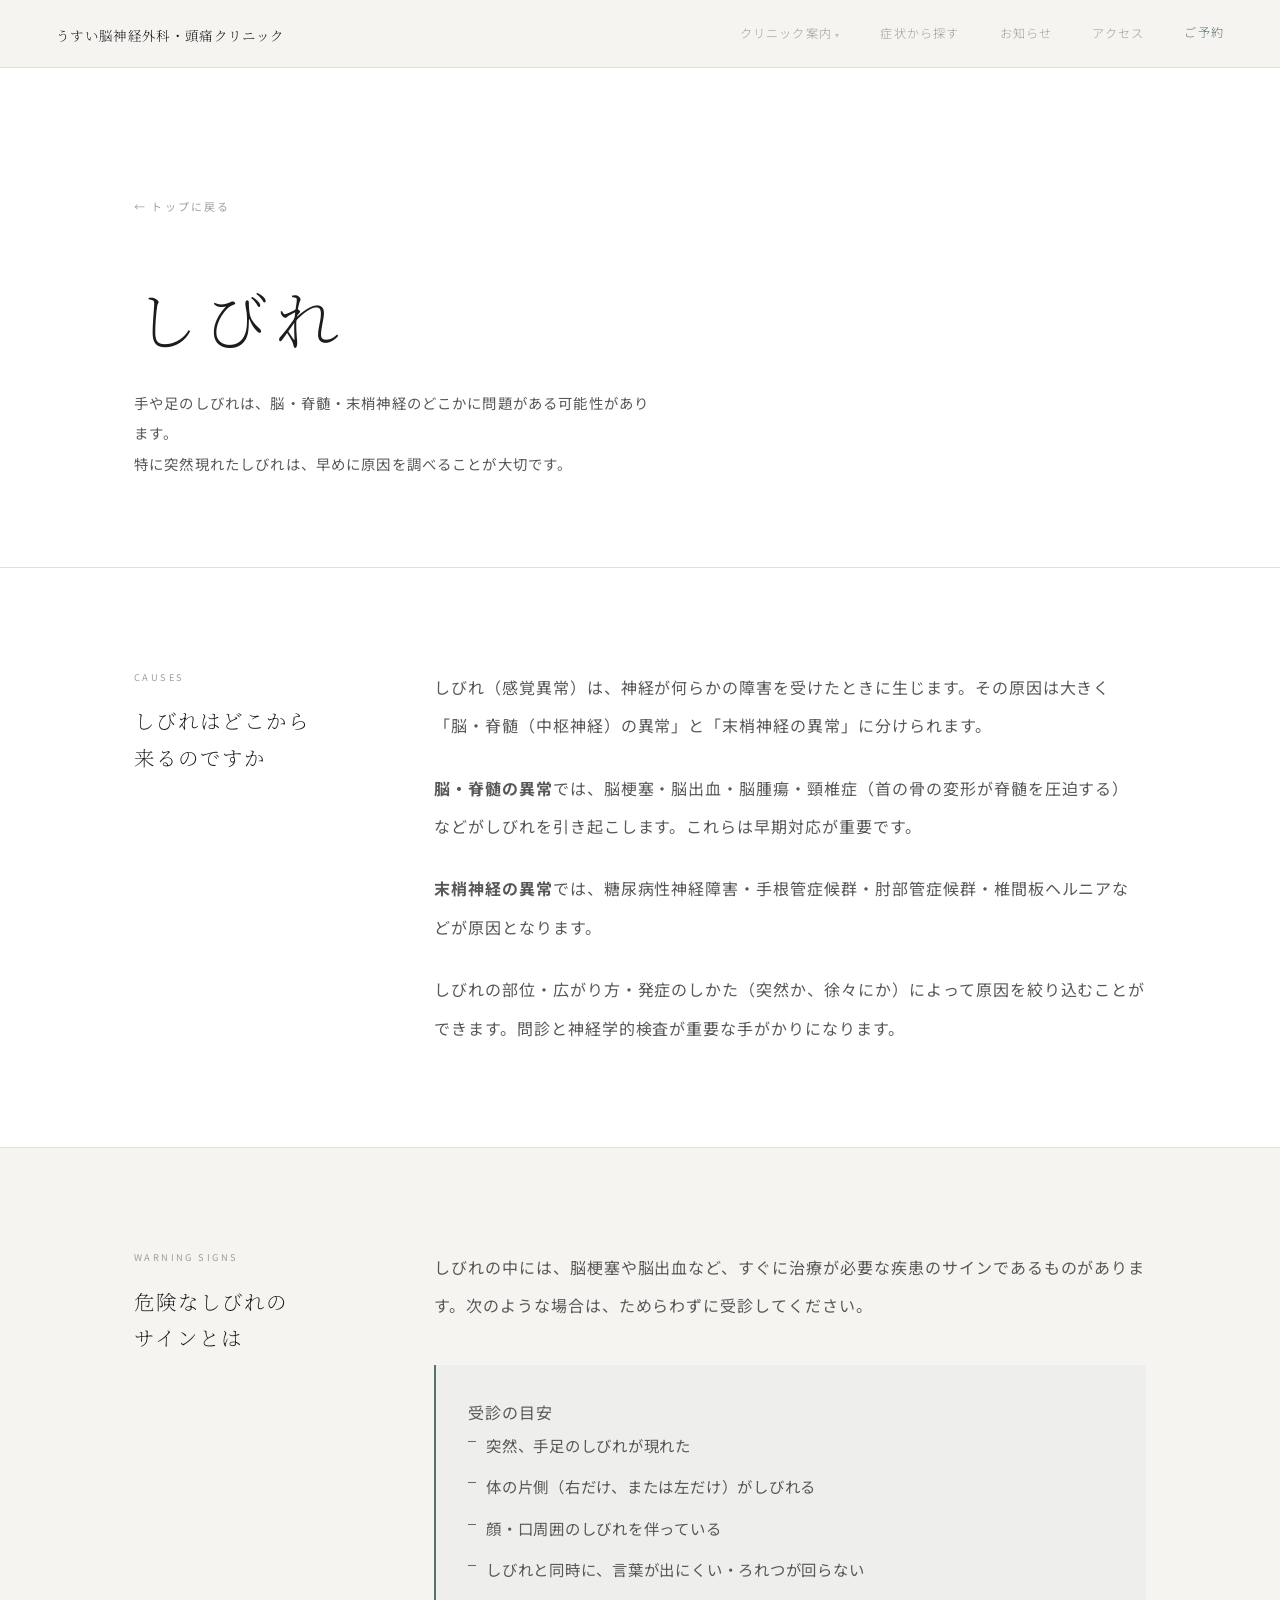
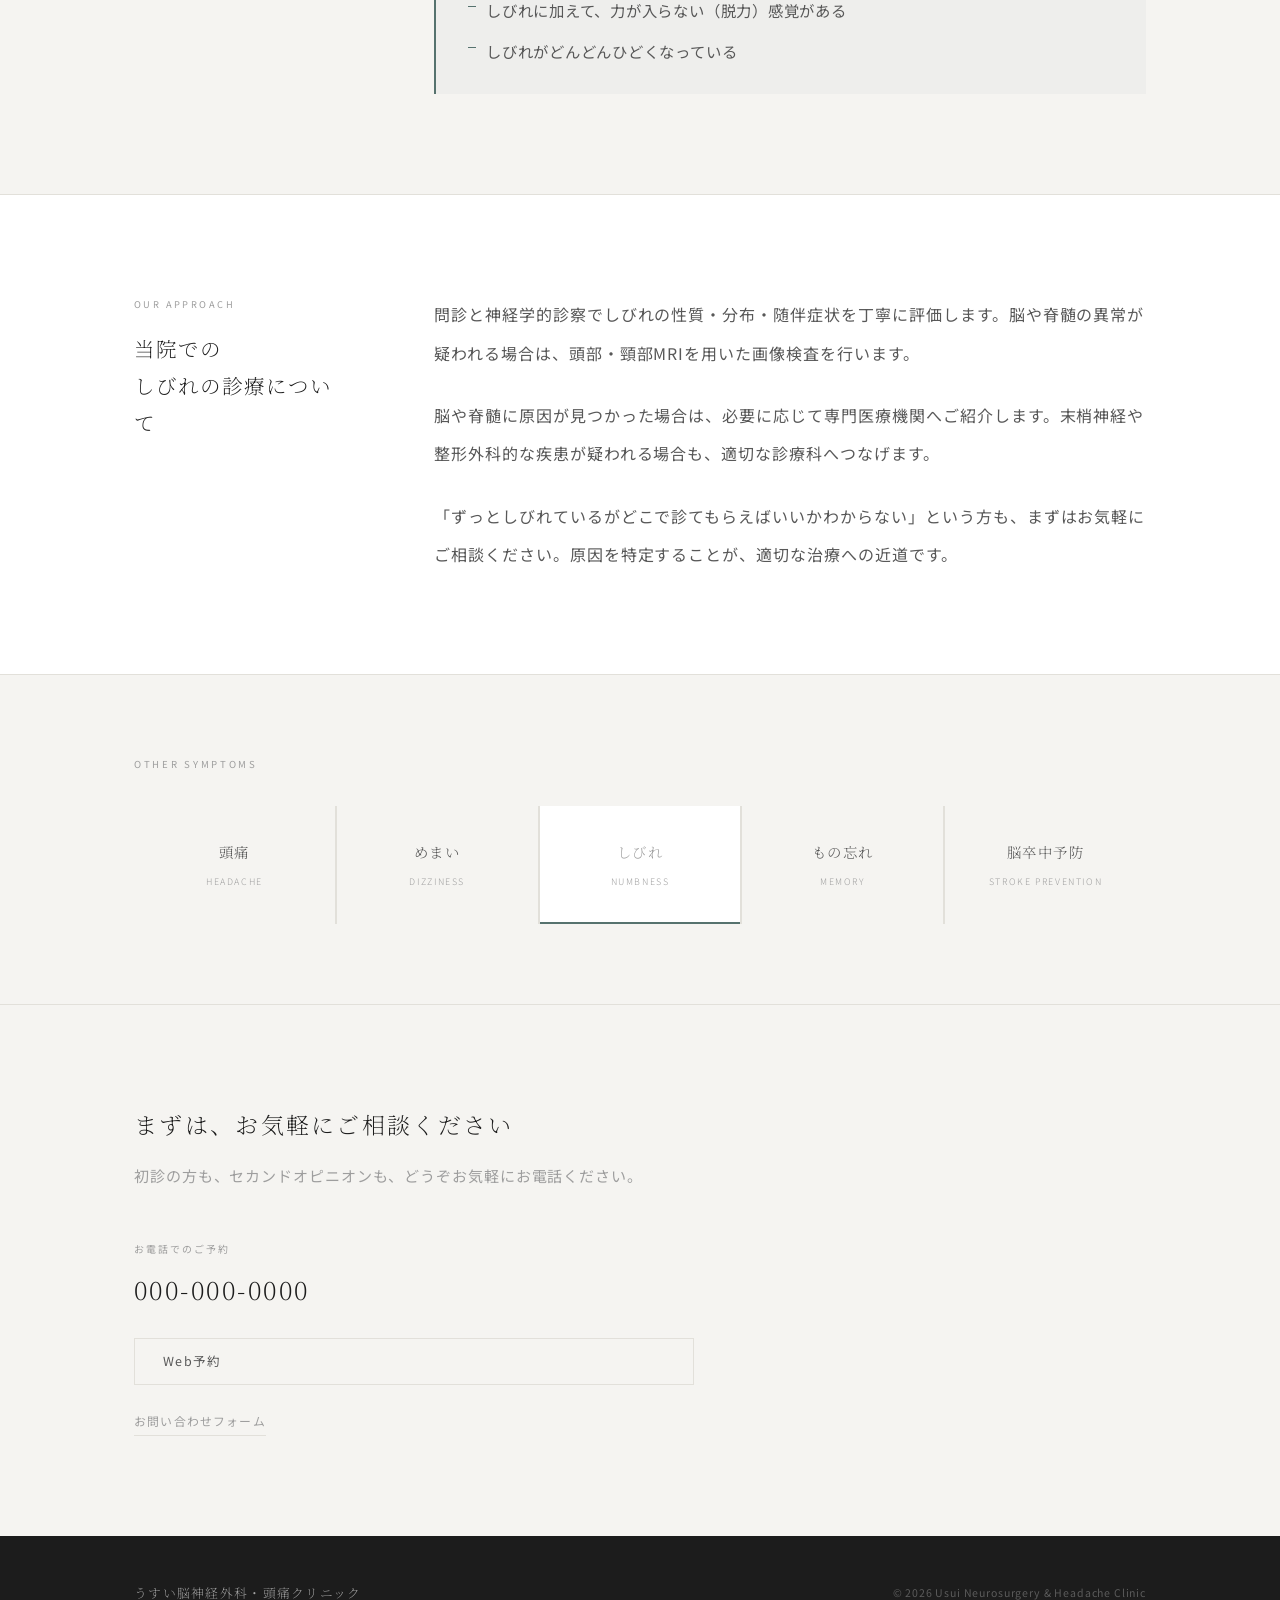
<file: numbness.html>
<!DOCTYPE html>
<html lang="ja">
<head>
    <meta charset="UTF-8">
    <meta name="viewport" content="width=device-width, initial-scale=1.0">
    <title>しびれ — うすい脳神経外科・頭痛クリニック</title>
    <link rel="preconnect" href="https://fonts.googleapis.com">
    <link rel="preconnect" href="https://fonts.gstatic.com" crossorigin>
    <link href="https://fonts.googleapis.com/css2?family=Noto+Serif+JP:wght@200;300;400&family=Noto+Sans+JP:wght@300;400&display=swap" rel="stylesheet">
    <link rel="stylesheet" href="style.css">
</head>
<body class="is-inner">

    <header class="header" id="header">
        <div class="header-inner">
            <a href="index.html" class="logo">
                <span class="logo-ja">うすい脳神経外科・頭痛クリニック</span>
            </a>
            <nav class="nav">
                <ul class="nav-list">
                    <li class="nav-has-dropdown">
                        <span class="nav-parent">クリニック案内</span>
                        <ul class="nav-dropdown">
                            <li><a href="clinic.html">クリニック案内</a></li>
                            <li><a href="facility.html">医院案内</a></li>
                            <li><a href="doctor.html">医師紹介</a></li>
                        </ul>
                    </li>
                    <li><a href="index.html#symptoms">症状から探す</a></li>
                    <li><a href="news.html">お知らせ</a></li>
                    <li><a href="index.html#access">アクセス</a></li>
                    <li><a href="index.html#contact">ご予約</a></li>
                </ul>
            </nav>
            <button class="hamburger" id="hamburger" aria-label="メニューを開く" aria-expanded="false" aria-controls="mobile-menu"><span></span><span></span></button>
        </div>
    </header>

    <!-- ======= Mobile Menu ======= -->
    <div class="mobile-menu" id="mobile-menu" role="dialog" aria-modal="true" aria-label="メインメニュー" aria-hidden="true">
        <nav class="mobile-menu-nav">
            <ul>
                <li><a href="clinic.html">クリニック案内</a></li>
                <li><a href="facility.html">医院案内</a></li>
                <li><a href="doctor.html">医師紹介</a></li>
                <li><a href="index.html#symptoms">症状から探す</a></li>
                <li><a href="news.html">お知らせ</a></li>
                <li><a href="index.html#access">アクセス</a></li>
                <li><a href="index.html#contact">ご予約</a></li>
            </ul>
        </nav>
    </div>

    <section class="page-hero">
        <div class="container">
            <a href="index.html" class="back-link">← トップに戻る</a>
            <h1 class="page-title">しびれ</h1>
            <p class="page-tagline">手や足のしびれは、脳・脊髄・末梢神経のどこかに問題がある可能性があります。<br>特に突然現れたしびれは、早めに原因を調べることが大切です。</p>
        </div>
    </section>

    <div class="page-body">

        <section class="page-section">
            <div class="container">
                <div class="page-section-inner">
                    <div>
                        <span class="page-section-label">Causes</span>
                        <h2 class="page-section-title">しびれはどこから<br>来るのですか</h2>
                    </div>
                    <div class="page-section-body">
                        <p>しびれ（感覚異常）は、神経が何らかの障害を受けたときに生じます。その原因は大きく「脳・脊髄（中枢神経）の異常」と「末梢神経の異常」に分けられます。</p>
                        <p><strong>脳・脊髄の異常</strong>では、脳梗塞・脳出血・脳腫瘍・頸椎症（首の骨の変形が脊髄を圧迫する）などがしびれを引き起こします。これらは早期対応が重要です。</p>
                        <p><strong>末梢神経の異常</strong>では、糖尿病性神経障害・手根管症候群・肘部管症候群・椎間板ヘルニアなどが原因となります。</p>
                        <p>しびれの部位・広がり方・発症のしかた（突然か、徐々にか）によって原因を絞り込むことができます。問診と神経学的検査が重要な手がかりになります。</p>
                    </div>
                </div>
            </div>
        </section>

        <section class="page-section">
            <div class="container">
                <div class="page-section-inner">
                    <div>
                        <span class="page-section-label">Warning Signs</span>
                        <h2 class="page-section-title">危険なしびれの<br>サインとは</h2>
                    </div>
                    <div class="page-section-body">
                        <p>しびれの中には、脳梗塞や脳出血など、すぐに治療が必要な疾患のサインであるものがあります。次のような場合は、ためらわずに受診してください。</p>
                        <div class="symptom-alert">
                            <p class="symptom-alert-title">受診の目安</p>
                            <ul>
                                <li>突然、手足のしびれが現れた</li>
                                <li>体の片側（右だけ、または左だけ）がしびれる</li>
                                <li>顔・口周囲のしびれを伴っている</li>
                                <li>しびれと同時に、言葉が出にくい・ろれつが回らない</li>
                                <li>しびれに加えて、力が入らない（脱力）感覚がある</li>
                                <li>しびれがどんどんひどくなっている</li>
                            </ul>
                        </div>
                    </div>
                </div>
            </div>
        </section>

        <section class="page-section">
            <div class="container">
                <div class="page-section-inner">
                    <div>
                        <span class="page-section-label">Our Approach</span>
                        <h2 class="page-section-title">当院での<br>しびれの診療について</h2>
                    </div>
                    <div class="page-section-body">
                        <p>問診と神経学的診察でしびれの性質・分布・随伴症状を丁寧に評価します。脳や脊髄の異常が疑われる場合は、頭部・頸部MRIを用いた画像検査を行います。</p>
                        <p>脳や脊髄に原因が見つかった場合は、必要に応じて専門医療機関へご紹介します。末梢神経や整形外科的な疾患が疑われる場合も、適切な診療科へつなげます。</p>
                        <p>「ずっとしびれているがどこで診てもらえばいいかわからない」という方も、まずはお気軽にご相談ください。原因を特定することが、適切な治療への近道です。</p>
                    </div>
                </div>
            </div>
        </section>

    </div>

    <section class="other-symptoms">
        <div class="container">
            <span class="other-symptoms-label">Other Symptoms</span>
            <div class="other-symptoms-grid">
                <a href="headache.html">
                    <span>頭痛</span>
                    <span class="osym-en">Headache</span>
                </a>
                <a href="dizziness.html">
                    <span>めまい</span>
                    <span class="osym-en">Dizziness</span>
                </a>
                <a href="numbness.html" class="is-current">
                    <span>しびれ</span>
                    <span class="osym-en">Numbness</span>
                </a>
                <a href="memory.html">
                    <span>もの忘れ</span>
                    <span class="osym-en">Memory</span>
                </a>
                <a href="stroke.html">
                    <span>脳卒中予防</span>
                    <span class="osym-en">Stroke Prevention</span>
                </a>
            </div>
        </div>
    </section>

    <section class="contact-section" id="contact">
        <div class="container">
            <div class="contact-inner fade-in">
                <p class="contact-lead">まずは、お気軽にご相談ください</p>
                <p class="contact-sub">初診の方も、セカンドオピニオンも、どうぞお気軽にお電話ください。</p>
                <div class="contact-links">
                    <a href="tel:0000000000" class="contact-tel-link">
                        <span class="ctl-label">お電話でのご予約</span>
                        <span class="ctl-num">000-000-0000</span>
                    </a>
                    <a href="#" class="contact-web-link">Web予約</a>
                    <div class="contact-other">
                        <a href="#" class="contact-text-link">お問い合わせフォーム</a>
                    </div>
                </div>
            </div>
        </div>
    </section>

    <footer class="footer">
        <div class="container">
            <div class="footer-inner">
                <p class="footer-name">うすい脳神経外科・頭痛クリニック</p>
                <p class="footer-copy">&copy; 2026 Usui Neurosurgery &amp; Headache Clinic</p>
            </div>
        </div>
    </footer>

    <!-- ======= Mobile Fixed Contact Bar ======= -->
    <div class="mobile-contact-bar" role="complementary" aria-label="お電話・Web予約">
        <a href="tel:0000000000" class="mcb-link mcb-tel">電話</a>
        <a href="index.html#contact" class="mcb-link mcb-web">WEB予約</a>
    </div>

    <script src="script.js"></script>
</body>
</html>
</file>
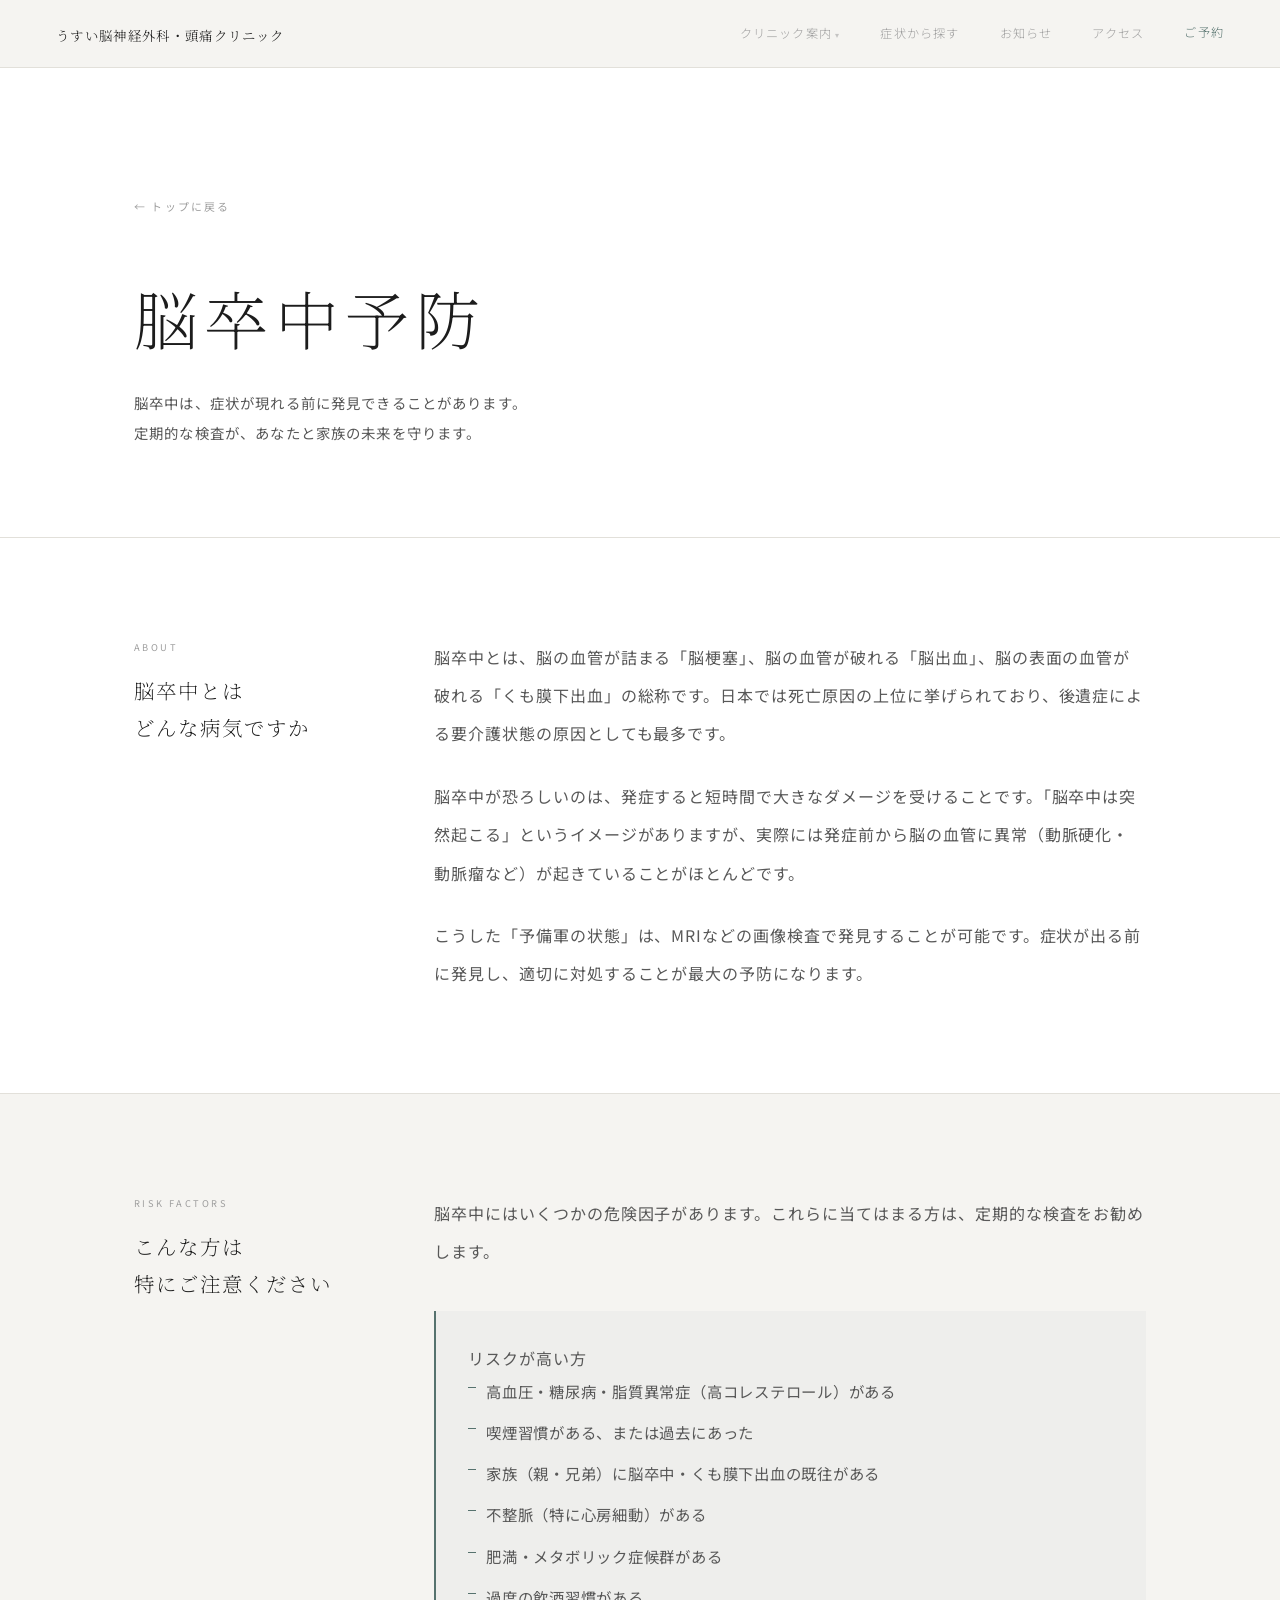
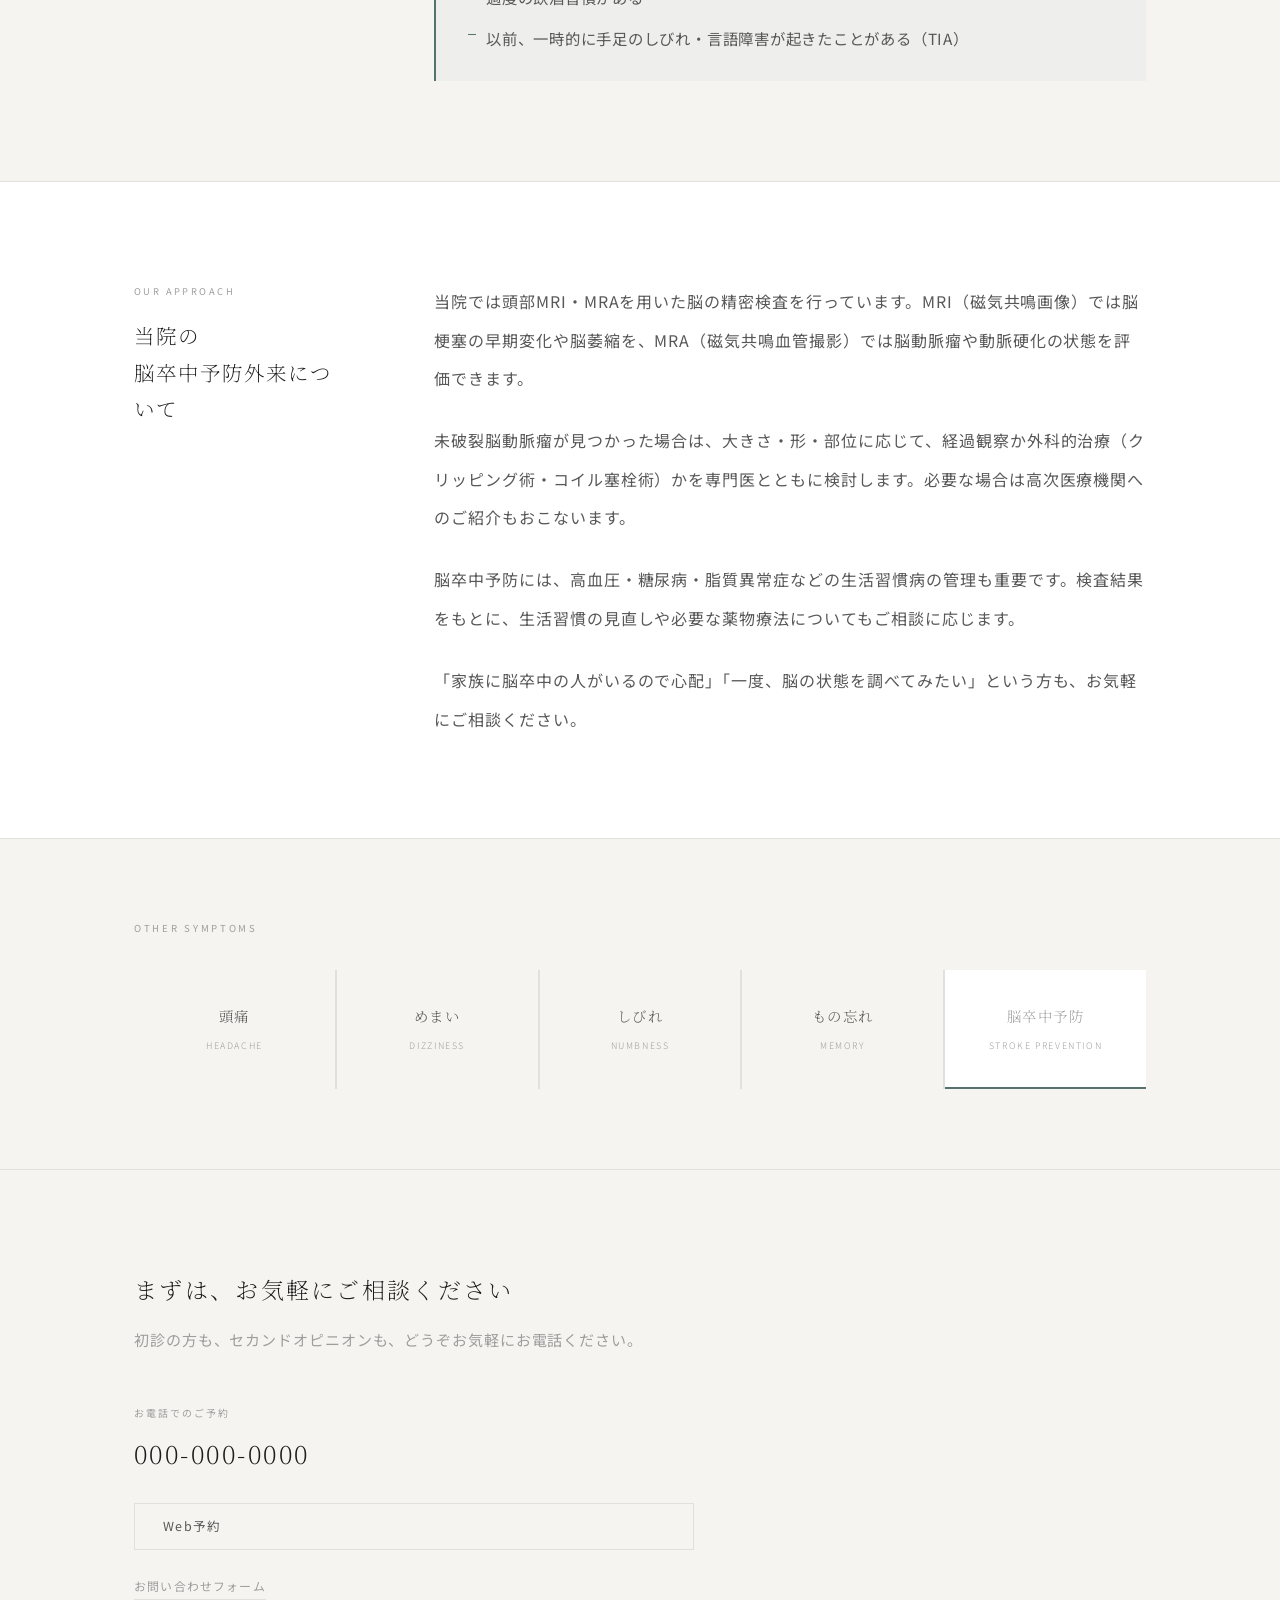
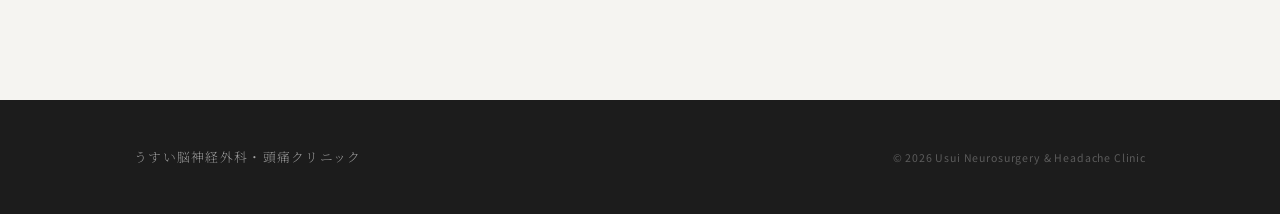
<file: stroke.html>
<!DOCTYPE html>
<html lang="ja">
<head>
    <meta charset="UTF-8">
    <meta name="viewport" content="width=device-width, initial-scale=1.0">
    <title>脳卒中予防 — うすい脳神経外科・頭痛クリニック</title>
    <link rel="preconnect" href="https://fonts.googleapis.com">
    <link rel="preconnect" href="https://fonts.gstatic.com" crossorigin>
    <link href="https://fonts.googleapis.com/css2?family=Noto+Serif+JP:wght@200;300;400&family=Noto+Sans+JP:wght@300;400&display=swap" rel="stylesheet">
    <link rel="stylesheet" href="style.css">
</head>
<body class="is-inner">

    <header class="header" id="header">
        <div class="header-inner">
            <a href="index.html" class="logo">
                <span class="logo-ja">うすい脳神経外科・頭痛クリニック</span>
            </a>
            <nav class="nav">
                <ul class="nav-list">
                    <li class="nav-has-dropdown">
                        <span class="nav-parent">クリニック案内</span>
                        <ul class="nav-dropdown">
                            <li><a href="clinic.html">クリニック案内</a></li>
                            <li><a href="facility.html">医院案内</a></li>
                            <li><a href="doctor.html">医師紹介</a></li>
                        </ul>
                    </li>
                    <li><a href="index.html#symptoms">症状から探す</a></li>
                    <li><a href="news.html">お知らせ</a></li>
                    <li><a href="index.html#access">アクセス</a></li>
                    <li><a href="index.html#contact">ご予約</a></li>
                </ul>
            </nav>
            <button class="hamburger" id="hamburger" aria-label="メニューを開く" aria-expanded="false" aria-controls="mobile-menu"><span></span><span></span></button>
        </div>
    </header>

    <!-- ======= Mobile Menu ======= -->
    <div class="mobile-menu" id="mobile-menu" role="dialog" aria-modal="true" aria-label="メインメニュー" aria-hidden="true">
        <nav class="mobile-menu-nav">
            <ul>
                <li><a href="clinic.html">クリニック案内</a></li>
                <li><a href="facility.html">医院案内</a></li>
                <li><a href="doctor.html">医師紹介</a></li>
                <li><a href="index.html#symptoms">症状から探す</a></li>
                <li><a href="news.html">お知らせ</a></li>
                <li><a href="index.html#access">アクセス</a></li>
                <li><a href="index.html#contact">ご予約</a></li>
            </ul>
        </nav>
    </div>

    <section class="page-hero">
        <div class="container">
            <a href="index.html" class="back-link">← トップに戻る</a>
            <h1 class="page-title">脳卒中予防</h1>
            <p class="page-tagline">脳卒中は、症状が現れる前に発見できることがあります。<br>定期的な検査が、あなたと家族の未来を守ります。</p>
        </div>
    </section>

    <div class="page-body">

        <section class="page-section">
            <div class="container">
                <div class="page-section-inner">
                    <div>
                        <span class="page-section-label">About</span>
                        <h2 class="page-section-title">脳卒中とは<br>どんな病気ですか</h2>
                    </div>
                    <div class="page-section-body">
                        <p>脳卒中とは、脳の血管が詰まる「脳梗塞」、脳の血管が破れる「脳出血」、脳の表面の血管が破れる「くも膜下出血」の総称です。日本では死亡原因の上位に挙げられており、後遺症による要介護状態の原因としても最多です。</p>
                        <p>脳卒中が恐ろしいのは、発症すると短時間で大きなダメージを受けることです。「脳卒中は突然起こる」というイメージがありますが、実際には発症前から脳の血管に異常（動脈硬化・動脈瘤など）が起きていることがほとんどです。</p>
                        <p>こうした「予備軍の状態」は、MRIなどの画像検査で発見することが可能です。症状が出る前に発見し、適切に対処することが最大の予防になります。</p>
                    </div>
                </div>
            </div>
        </section>

        <section class="page-section">
            <div class="container">
                <div class="page-section-inner">
                    <div>
                        <span class="page-section-label">Risk Factors</span>
                        <h2 class="page-section-title">こんな方は<br>特にご注意ください</h2>
                    </div>
                    <div class="page-section-body">
                        <p>脳卒中にはいくつかの危険因子があります。これらに当てはまる方は、定期的な検査をお勧めします。</p>
                        <div class="symptom-alert">
                            <p class="symptom-alert-title">リスクが高い方</p>
                            <ul>
                                <li>高血圧・糖尿病・脂質異常症（高コレステロール）がある</li>
                                <li>喫煙習慣がある、または過去にあった</li>
                                <li>家族（親・兄弟）に脳卒中・くも膜下出血の既往がある</li>
                                <li>不整脈（特に心房細動）がある</li>
                                <li>肥満・メタボリック症候群がある</li>
                                <li>過度の飲酒習慣がある</li>
                                <li>以前、一時的に手足のしびれ・言語障害が起きたことがある（TIA）</li>
                            </ul>
                        </div>
                    </div>
                </div>
            </div>
        </section>

        <section class="page-section">
            <div class="container">
                <div class="page-section-inner">
                    <div>
                        <span class="page-section-label">Our Approach</span>
                        <h2 class="page-section-title">当院の<br>脳卒中予防外来について</h2>
                    </div>
                    <div class="page-section-body">
                        <p>当院では頭部MRI・MRAを用いた脳の精密検査を行っています。MRI（磁気共鳴画像）では脳梗塞の早期変化や脳萎縮を、MRA（磁気共鳴血管撮影）では脳動脈瘤や動脈硬化の状態を評価できます。</p>
                        <p>未破裂脳動脈瘤が見つかった場合は、大きさ・形・部位に応じて、経過観察か外科的治療（クリッピング術・コイル塞栓術）かを専門医とともに検討します。必要な場合は高次医療機関へのご紹介もおこないます。</p>
                        <p>脳卒中予防には、高血圧・糖尿病・脂質異常症などの生活習慣病の管理も重要です。検査結果をもとに、生活習慣の見直しや必要な薬物療法についてもご相談に応じます。</p>
                        <p>「家族に脳卒中の人がいるので心配」「一度、脳の状態を調べてみたい」という方も、お気軽にご相談ください。</p>
                    </div>
                </div>
            </div>
        </section>

    </div>

    <section class="other-symptoms">
        <div class="container">
            <span class="other-symptoms-label">Other Symptoms</span>
            <div class="other-symptoms-grid">
                <a href="headache.html">
                    <span>頭痛</span>
                    <span class="osym-en">Headache</span>
                </a>
                <a href="dizziness.html">
                    <span>めまい</span>
                    <span class="osym-en">Dizziness</span>
                </a>
                <a href="numbness.html">
                    <span>しびれ</span>
                    <span class="osym-en">Numbness</span>
                </a>
                <a href="memory.html">
                    <span>もの忘れ</span>
                    <span class="osym-en">Memory</span>
                </a>
                <a href="stroke.html" class="is-current">
                    <span>脳卒中予防</span>
                    <span class="osym-en">Stroke Prevention</span>
                </a>
            </div>
        </div>
    </section>

    <section class="contact-section" id="contact">
        <div class="container">
            <div class="contact-inner fade-in">
                <p class="contact-lead">まずは、お気軽にご相談ください</p>
                <p class="contact-sub">初診の方も、セカンドオピニオンも、どうぞお気軽にお電話ください。</p>
                <div class="contact-links">
                    <a href="tel:0000000000" class="contact-tel-link">
                        <span class="ctl-label">お電話でのご予約</span>
                        <span class="ctl-num">000-000-0000</span>
                    </a>
                    <a href="#" class="contact-web-link">Web予約</a>
                    <div class="contact-other">
                        <a href="#" class="contact-text-link">お問い合わせフォーム</a>
                    </div>
                </div>
            </div>
        </div>
    </section>

    <footer class="footer">
        <div class="container">
            <div class="footer-inner">
                <p class="footer-name">うすい脳神経外科・頭痛クリニック</p>
                <p class="footer-copy">&copy; 2026 Usui Neurosurgery &amp; Headache Clinic</p>
            </div>
        </div>
    </footer>

    <!-- ======= Mobile Fixed Contact Bar ======= -->
    <div class="mobile-contact-bar" role="complementary" aria-label="お電話・Web予約">
        <a href="tel:0000000000" class="mcb-link mcb-tel">電話</a>
        <a href="index.html#contact" class="mcb-link mcb-web">WEB予約</a>
    </div>

    <script src="script.js"></script>
</body>
</html>
</file>
<file: style.css>
/* ===========================================
   Root & Reset
   =========================================== */
*, *::before, *::after {
    box-sizing: border-box;
    margin: 0;
    padding: 0;
}

:root {
    --bg:         #f5f4f1;
    --bg-alt:     #ffffff;
    --text:       #1c1c1c;
    --text-mid:   #585858;
    --text-muted: #9e9e9e;
    --accent:     #56726e;      /* warm slate-teal — approachable, not luxury */
    --border:     #e2e0da;
    --container:  1140px;
}

html { scroll-behavior: smooth; font-size: 16px; }

body {
    background-color: var(--bg);
    color: var(--text);
    font-family: 'Noto Sans JP', sans-serif;
    font-weight: 400;        /* 300 → 400: 高齢者への読みやすさ向上 */
    line-height: 2;
    letter-spacing: 0.06em;
    -webkit-font-smoothing: antialiased;
    -moz-osx-font-smoothing: grayscale;
}

a  { text-decoration: none; color: inherit; }
img { display: block; max-width: 100%; }
ul  { list-style: none; }

/* ===========================================
   Container
   =========================================== */
.container {
    max-width: var(--container);
    margin: 0 auto;
    padding: 0 64px;
}

/* ===========================================
   Header
   =========================================== */
.header {
    position: fixed;
    inset: 0 0 auto 0;
    z-index: 200;
    height: 68px;
    padding: 0 56px;
    display: flex;
    align-items: center;
    background-color: var(--bg);
    border-bottom: 1px solid var(--border);
}

.header-inner {
    width: 100%;
    display: flex;
    align-items: center;
    justify-content: space-between;
}

.logo-ja {
    font-family: 'Noto Serif JP', serif;
    font-weight: 300;
    font-size: 0.84rem;
    letter-spacing: 0.1em;
    color: var(--text);
    white-space: nowrap;
}

.nav-list {
    display: flex;
    align-items: center;
    gap: 40px;
    height: 100%;
}

/* li は flex コンテナにして縦中央揃え */
.nav-list > li {
    display: flex;
    align-items: center;
    height: 100%;
}

/* a タグ・span(.nav-parent) 共通: 縦中央揃え */
.nav-list a,
.nav-list .nav-parent {
    display: flex;
    align-items: center;
    line-height: 1;
}

.nav-list a {
    font-size: 0.76rem;
    letter-spacing: 0.1em;
    color: var(--text-muted);
    font-weight: 300;   /* ヘッダーナビは細さを維持 */
    transition: color 0.25s ease;
}

.nav-list a:hover { color: var(--text); }

/* 予約リンクは控えめなテキストリンクのみ */
.nav-list li:last-child a {
    color: var(--accent);
    border-bottom: 1px solid transparent;
    padding-bottom: 1px;
    transition: border-color 0.25s ease;
}
.nav-list li:last-child a:hover {
    border-bottom-color: var(--accent);
}

.hamburger {
    display: none;
    flex-direction: column;
    justify-content: center;
    gap: 7px;
    background: none;
    border: none;
    cursor: pointer;
    padding: 4px;
    width: 32px;
}
.hamburger span {
    display: block;
    height: 1px;
    background: var(--text);
}

/* ===========================================
   Hero — floating photo with generous margin
   =========================================== */
.hero {
    display: grid;
    grid-template-columns: 55fr 45fr;   /* テキスト 55% : 写真 45% */
    gap: 80px;
    align-items: center;     /* 両カラムの中央線を揃える */
    min-height: 100svh;
    max-width: 1200px;       /* 2カラムをコンパクトにまとめる */
    margin: 68px auto 0;     /* 中央寄せ (margin-top は header 高さ分) */
    background-color: var(--bg);
}

/* ---- Left: text ---- */
.hero-text {
    display: flex;
    flex-direction: column;
    justify-content: flex-start;    /* グリッドの align-items: center で縦中央を確保 */
    padding: 72px 32px 72px 64px;   /* 上下対称にして自然な中央寄せに */
}

.hero-label {
    font-size: 0.58rem;
    letter-spacing: 0.26em;
    color: var(--text-muted);
    text-transform: uppercase;
    margin-bottom: 32px;
    font-weight: 300;
}

.hero-catch {
    font-family: 'Noto Serif JP', serif;
    font-weight: 200;
    font-size: clamp(1.55rem, 2.2vw, 2.4rem);
    white-space: nowrap;    /* <br> 以外での自動折り返しを禁止（スマホで解除）*/
    line-height: 2.05;
    letter-spacing: 0.1em;
    color: var(--text);
}

.hero-scroll {
    display: flex;
    flex-direction: column;
    align-items: flex-start;
    gap: 14px;
    margin-top: 64px;
}

.scroll-line {
    display: block;
    width: 1px;
    height: 52px;
    background: var(--border);
    position: relative;
    overflow: hidden;
}

.scroll-line::after {
    content: '';
    position: absolute;
    top: -100%;
    left: 0;
    width: 100%;
    height: 100%;
    background: var(--text-muted);
    animation: scrollDrop 2.4s cubic-bezier(0.4, 0, 0.6, 1) infinite;
}

@keyframes scrollDrop {
    0%   { top: -100%; }
    100% { top: 100%; }
}

.scroll-text {
    font-size: 0.56rem;
    letter-spacing: 0.26em;
    color: var(--text-muted);
    text-transform: uppercase;
}

/* ---- Right: photo — PC では補助的な役割に抑える ---- */
.hero-photo {
    display: flex;
    align-items: flex-start;
    padding: 0 16px 0 0;        /* 縦パディングを撤去: グリッドの center に委ねる */
}

.hero-photo-frame {
    width: 100%;
    max-width: 540px;           /* PC: 現在より少し大きめ */
    height: auto;
    aspect-ratio: 3 / 4;        /* 縦長ポートレート比 */
    overflow: hidden;
    margin-left: 0;             /* 右端寄せを解除 */
}

.hero-photo-frame img {
    width: 100%;
    height: 100%;
    object-fit: cover;
    object-position: center 30%;
    display: block;
}

/* ===========================================
   Symptom Nav — horizontal strip below hero
   =========================================== */
.symptom-nav {
    background-color: var(--bg-alt);
    border-top: 1px solid var(--border);
    border-bottom: 1px solid var(--border);
}

.symptom-nav .container {
    padding-top: 0;
    padding-bottom: 0;
}

.symptom-nav-label {
    font-size: 0.62rem;
    letter-spacing: 0.22em;
    color: var(--text-muted);
    padding: 28px 0 0;
    display: block;
}

.symptom-nav-list {
    display: flex;
    border-top: 1px solid var(--border);
    margin-top: 18px;
}

.symptom-nav-list li {
    flex: 1;
    border-right: 1px solid var(--border);
}

.symptom-nav-list li:last-child { border-right: none; }

.symptom-nav-list a {
    display: flex;
    flex-direction: column;
    align-items: center;
    gap: 6px;
    padding: 24px 12px 26px;
    transition: background-color 0.25s ease;
}

.symptom-nav-list a:hover {
    background-color: var(--bg);
}

.sn-ja {
    font-family: 'Noto Serif JP', serif;
    font-weight: 300;
    font-size: 0.9rem;
    letter-spacing: 0.1em;
    color: var(--text);
}

.sn-en {
    font-size: 0.58rem;
    letter-spacing: 0.18em;
    color: var(--text-muted);
    text-transform: uppercase;
}

/* ===========================================
   Section Common
   =========================================== */
.section { padding: 104px 0; }

.en-label {
    display: block;
    font-size: 0.6rem;
    letter-spacing: 0.28em;
    color: var(--text-muted);
    text-transform: uppercase;
    margin-bottom: 18px;
}

.sec-title {
    font-family: 'Noto Serif JP', serif;
    font-weight: 200;
    font-size: clamp(1.35rem, 1.9vw, 1.85rem);
    line-height: 1.85;
    letter-spacing: 0.1em;
    color: var(--text);
}

.sec-header { margin-bottom: 72px; }

/* ===========================================
   About
   =========================================== */
.about { background-color: var(--bg); }

.about-grid {
    display: grid;
    grid-template-columns: 1fr 1.4fr;
    gap: 100px;
    align-items: start;
}

.about-lead {
    position: sticky;
    top: 108px;
}

.about-body p {
    font-size: 1rem;
    line-height: 2.4;
    letter-spacing: 0.06em;
    color: var(--text-mid);
    margin-bottom: 28px;
}

.about-body p:last-child { margin-bottom: 0; }

/* ===========================================
   Symptoms — editorial list
   =========================================== */
.symptoms { background-color: var(--bg-alt); }

.symptom-list-detail {
    border-top: 1px solid var(--border);
}

/* <li> — border のみ保持 */
.symptom-row {
    border-bottom: 1px solid var(--border);
}

/* <a> — グリッドの実体 */
.symptom-row-inner {
    display: grid;
    grid-template-columns: 200px 1fr 28px;
    gap: 0 64px;
    align-items: center;
    padding: 52px 0;
    color: inherit;
    transition: background-color 0.2s ease;
}

.symptom-row-inner:hover {
    background-color: rgba(0,0,0,0.018);
}

.symptom-row-head {
    display: flex;
    flex-direction: column;
    gap: 10px;
    align-self: start;
    padding-top: 4px;
}

.symptom-num {
    font-size: 0.58rem;
    letter-spacing: 0.22em;
    color: var(--text-muted);
}

.symptom-name {
    font-family: 'Noto Serif JP', serif;
    font-weight: 300;
    font-size: 1.15rem;
    letter-spacing: 0.1em;
    color: var(--text);
    line-height: 1.5;
}

.symptom-row-body {
    align-self: start;
    padding-top: 4px;
}

.symptom-row-body p {
    font-size: 0.96rem;
    line-height: 2.3;
    letter-spacing: 0.05em;
    color: var(--text-mid);
}

/* 矢印：デスクトップはホバー時のみ表示 */
.symptom-arrow {
    font-size: 0.85rem;
    color: var(--text-muted);
    opacity: 0;
    transform: translateX(-5px);
    transition: opacity 0.25s ease, transform 0.25s ease;
    justify-self: end;
}

.symptom-row-inner:hover .symptom-arrow {
    opacity: 1;
    transform: translateX(0);
}

/* ===========================================
   Access
   =========================================== */
.access { background-color: var(--bg); }

.access-grid {
    display: grid;
    grid-template-columns: 1fr 1fr;
    gap: 80px;
    align-items: start;
}

.access-info .sec-title { margin-bottom: 48px; }

.hours-wrap { margin-bottom: 44px; }

.hours-table {
    width: 100%;
    border-collapse: collapse;
    font-size: 0.85rem;
    letter-spacing: 0.04em;
}

.hours-table th,
.hours-table td {
    text-align: center;
    padding: 14px 6px;
    border-bottom: 1px solid var(--border);
}

.hours-table thead th {
    font-weight: 300;
    font-size: 0.68rem;
    color: var(--text-muted);
    padding-bottom: 16px;
}

.hours-table td.time-label {
    text-align: left;
    color: var(--text-mid);
    font-size: 0.7rem;
    line-height: 1.7;
    padding-right: 12px;
}

.hours-table td.time-label small {
    display: block;
    font-size: 0.62rem;
    color: var(--text-muted);
}

.hours-table td.closed { color: var(--text-muted); }

.hours-note {
    margin-top: 14px;
    font-size: 0.68rem;
    color: var(--text-muted);
    letter-spacing: 0.04em;
}

.clinic-info dl {
    display: grid;
    grid-template-columns: 4em 1fr;
    gap: 14px 24px;
    font-size: 0.94rem;
    line-height: 2;
    letter-spacing: 0.04em;
    align-items: start;
}

.clinic-info dt {
    font-weight: 300;
    color: var(--text-muted);
    font-size: 0.68rem;
    letter-spacing: 0.1em;
    padding-top: 2px;
}

.clinic-info dd { color: var(--text-mid); }

.clinic-info a {
    color: var(--text);
    border-bottom: 1px solid var(--border);
    padding-bottom: 1px;
    transition: border-color 0.25s ease;
}

.clinic-info a:hover { border-color: var(--text); }

.map-area {
    width: 100%;
    aspect-ratio: 4 / 3;
    background-color: var(--bg);
    display: flex;
    align-items: center;
    justify-content: center;
    color: var(--text-muted);
    font-size: 0.76rem;
    letter-spacing: 0.1em;
}

/* ===========================================
   Contact — quiet, no large buttons
   =========================================== */
.contact-section {
    background-color: var(--bg);
    padding: 100px 0;
    border-top: 1px solid var(--border);
}

.contact-inner { max-width: 560px; }

.contact-lead {
    font-family: 'Noto Serif JP', serif;
    font-weight: 200;
    font-size: clamp(1.2rem, 1.8vw, 1.55rem);
    letter-spacing: 0.1em;
    line-height: 1.7;
    color: var(--text);
    margin-bottom: 16px;
}

.contact-sub {
    font-size: 0.94rem;
    color: var(--text-muted);
    letter-spacing: 0.06em;
    line-height: 2;
    margin-bottom: 48px;
}

.contact-links {
    display: flex;
    flex-direction: column;
    gap: 24px;
}

/* 電話番号：読みやすく、でも主役でない大きさ */
.contact-tel-link {
    display: flex;
    flex-direction: column;
    gap: 6px;
}

.ctl-label {
    font-size: 0.62rem;
    letter-spacing: 0.2em;
    color: var(--text-muted);
    text-transform: uppercase;
}

.ctl-num {
    font-family: 'Noto Serif JP', serif;
    font-weight: 200;
    font-size: 1.55rem;
    letter-spacing: 0.1em;
    color: var(--text);
    transition: color 0.25s ease;
}

.contact-tel-link:hover .ctl-num { color: var(--accent); }

/* Web予約ボタン：テキストベース、控えめなアウトライン */
.contact-web-link {
    display: inline-block;
    font-size: 0.78rem;
    letter-spacing: 0.12em;
    color: var(--text-mid);
    border: 1px solid var(--border);
    padding: 10px 28px;
    transition: color 0.25s ease, border-color 0.25s ease;
}

.contact-web-link:hover {
    color: var(--text);
    border-color: var(--text);
}

/* お問い合わせ：テキストリンクのみ */
.contact-other {
    display: flex;
    align-items: center;
    gap: 20px;
}

.contact-text-link {
    font-size: 0.74rem;
    letter-spacing: 0.1em;
    color: var(--text-muted);
    border-bottom: 1px solid var(--border);
    padding-bottom: 2px;
    transition: color 0.25s ease, border-color 0.25s ease;
}

.contact-text-link:hover {
    color: var(--text-mid);
    border-bottom-color: var(--text-mid);
}

/* ===========================================
   Footer
   =========================================== */
.footer {
    background-color: var(--text);
    padding: 44px 0;
}

.footer-inner {
    display: flex;
    align-items: center;
    justify-content: space-between;
}

.footer-name {
    font-family: 'Noto Serif JP', serif;
    font-weight: 200;
    font-size: 0.8rem;
    letter-spacing: 0.1em;
    color: rgba(255,255,255,0.6);
}

.footer-copy {
    font-size: 0.66rem;
    letter-spacing: 0.08em;
    color: rgba(255,255,255,0.28);
}

/* ===========================================
   Fade-in on Scroll
   =========================================== */
.fade-in {
    opacity: 0;
    transform: translateY(22px);
    transition: opacity 0.95s cubic-bezier(0.22, 0.1, 0.25, 1),
                transform 0.95s cubic-bezier(0.22, 0.1, 0.25, 1);
}

.fade-in.is-visible {
    opacity: 1;
    transform: translateY(0);
}

/* stagger for symptom rows */
.symptom-row:nth-child(2) { transition-delay: 0.07s; }
.symptom-row:nth-child(3) { transition-delay: 0.14s; }
.symptom-row:nth-child(4) { transition-delay: 0.21s; }
.symptom-row:nth-child(5) { transition-delay: 0.28s; }

/* ===========================================
   Responsive — Tablet ≤960px
   =========================================== */
@media (max-width: 960px) {
    .container { padding: 0 40px; }
    .header    { padding: 0 40px; }
    .nav       { display: none; }
    .hamburger { display: flex; }

    .hero {
        grid-template-columns: 1fr;
        min-height: calc(100svh - 68px);
    }

    .hero-text {
        justify-content: flex-start;
        padding: 48px 40px 32px;
    }

    .hero-scroll { margin-top: 36px; }

    .hero-photo {
        display: block;              /* PC の flex を解除 */
        padding: 0 40px 52px 40px;
        min-height: 55vw;
    }

    .hero-photo-frame {
        max-width: 100%;             /* PC の max-width 制限を解除 */
        height: 100%;
        aspect-ratio: auto;          /* PC の aspect-ratio を解除 */
        margin-left: 0;
    }

    .about-grid { grid-template-columns: 1fr; gap: 48px; }
    .about-lead { position: static; }

    .symptom-row-inner {
        grid-template-columns: 160px 1fr 24px;
        gap: 0 36px;
    }

    .access-grid { grid-template-columns: 1fr; gap: 56px; }

    .footer-inner {
        flex-direction: column;
        align-items: flex-start;
        gap: 12px;
    }
}

/* ===========================================
   Responsive — Mobile ≤600px
   =========================================== */
@media (max-width: 600px) {
    .container { padding: 0 24px; }
    .header    { padding: 0 24px; height: 60px; }
    .section   { padding: 56px 0; }

    /* ------- Hero: 写真を上に移動（先頭表示） ------- */
    .hero {
        margin-top: 60px;
        min-height: auto;           /* 高さを内容に委ねる */
        display: flex;
        flex-direction: column;
        align-items: stretch;       /* PC の align-items: center をリセット */
    }

    .hero-photo {
        display: block;              /* PC の flex を解除 */
        order: -1;                   /* 写真を先頭へ */
        padding: 28px 24px 0;
        min-height: 64vw;
    }

    .hero-photo-frame {
        max-width: 100%;
        height: 100%;
        aspect-ratio: auto;
        margin-left: 0;
    }

    .hero-text {
        padding: 32px 24px 52px;
        justify-content: flex-start;
    }

    .hero-catch { white-space: normal; }    /* スマホは通常の折り返しに戻す */

    .hero-scroll { margin-top: 32px; }

    /* ------- Sections ------- */
    .section { padding: 72px 0; }

    /* ------- Symptom nav: 2列グリッド ------- */
    .symptom-nav-list {
        flex-wrap: wrap;
    }
    .symptom-nav-list li {
        flex: 0 0 50%;
        border-bottom: 1px solid var(--border);
    }
    .symptom-nav-list li:nth-child(2n) { border-right: none; }
    /* 最後の行 (5番目) は下ボーダー不要 */
    .symptom-nav-list li:nth-child(5) { border-bottom: none; }

    /* ------- Symptom rows: タップ領域確保・矢印常時表示 ------- */
    .symptom-row-inner {
        /*
          モバイルでは2カラム:
          [頭部+本文] [矢印]
          縦に並べ、矢印はグリッド右側で縦中央
        */
        grid-template-columns: 1fr 24px;
        grid-template-rows: auto auto;
        gap: 0 16px;
        padding: 36px 0;
        align-items: start;
    }

    .symptom-row-head {
        grid-column: 1;
        grid-row: 1;
        flex-direction: row;
        align-items: baseline;
        gap: 12px;
    }

    .symptom-row-body {
        grid-column: 1;
        grid-row: 2;
        margin-top: 12px;
    }

    /* 矢印: モバイルは常時表示 */
    .symptom-arrow {
        grid-column: 2;
        grid-row: 1 / 3;
        align-self: center;
        justify-self: end;
        opacity: 1;
        transform: none;
        font-size: 0.8rem;
        color: var(--text-muted);
    }

    /* ------- Contact: ボタン強化 ------- */
    .contact-section { padding: 72px 0; }

    /* 電話ボタン: フル幅ボーダーボックス */
    .contact-tel-link {
        display: flex;
        flex-direction: column;
        gap: 8px;
        border: 1px solid var(--border);
        padding: 22px 24px;
        transition: border-color 0.25s ease;
    }
    .contact-tel-link:hover { border-color: var(--text-mid); }

    .ctl-label {
        font-size: 0.6rem;
        letter-spacing: 0.2em;
        color: var(--text-muted);
    }

    .ctl-num {
        font-size: 1.65rem;       /* スマホで読みやすい大きさ */
    }

    /* Web予約ボタン: フル幅ボーダーボックス */
    .contact-web-link {
        display: block;
        text-align: center;
        padding: 18px 24px;
        font-size: 0.82rem;
        letter-spacing: 0.14em;
        border: 1px solid var(--border);
        color: var(--text-mid);
        transition: border-color 0.25s ease, color 0.25s ease;
    }
    .contact-web-link:hover {
        border-color: var(--text-mid);
        color: var(--text);
    }

    /* お問い合わせフォームはテキストリンクのまま */
    .contact-other { margin-top: 4px; }

    /* ------- Footer ------- */
    .footer { padding: 36px 0; }
    .footer-inner {
        flex-direction: column;
        align-items: flex-start;
        gap: 10px;
    }
}


/* ===========================================
   News & Archive — TOP preview + archive pages
   WP化時: .post-item → the_post() ループ 1件分
           .post-list  → query ループラッパー
   =========================================== */

/* TOP page news wrapper */
.news-section     { background-color: var(--bg-alt); }
.features-section { background-color: var(--bg-alt); }
.column-section   { background-color: var(--bg); }

/* ===========================================
   Features photo — 特徴セクション内の導入写真
   =========================================== */

/* セクション見出し・リード → 写真 → グリッドの間の余白 */
.features-photo {
    margin: 52px auto 60px;
    max-width: 900px;
    line-height: 0;
}

.features-photo img {
    display: block;
    width: 100%;
    height: 320px;              /* 固定高さで主張を抑える */
    object-fit: cover;
    object-position: center 50%;
}

@media (max-width: 960px) {
    .features-photo { max-width: 100%; margin: 44px 0 52px; }
}

@media (max-width: 600px) {
    .features-photo { margin: 32px 0 44px; }
    .features-photo img { height: 240px; }  /* スマホは少し低め */
}

/* ===========================================
   Features — 当院の特徴
   =========================================== */

.features-lead {
    max-width: 520px;
    margin-bottom: 56px;
}

.features-lead p {
    font-size: 0.92rem;
    line-height: 2.1;
    color: var(--text-mid);
    letter-spacing: 0.06em;
}

.features-grid {
    display: grid;
    grid-template-columns: repeat(4, 1fr);
    gap: 20px;
}

.feature-item {
    border: 1px solid var(--border);
    padding: 36px 28px;
    background-color: var(--bg);
    transition: border-color 0.2s ease;
}

.feature-item:hover { border-color: var(--accent); }

.feature-num {
    display: block;
    font-size: 0.58rem;
    letter-spacing: 0.22em;
    color: var(--accent);
    margin-bottom: 22px;
    font-weight: 400;
}

.feature-title {
    font-size: 0.94rem;
    font-weight: 400;
    letter-spacing: 0.08em;
    line-height: 1.8;
    color: var(--text);
    margin-bottom: 18px;
    font-family: 'Noto Serif JP', serif;
}

.feature-body {
    font-size: 0.82rem;
    line-height: 2.1;
    color: var(--text-mid);
    letter-spacing: 0.04em;
}

@media (max-width: 960px) {
    .features-grid {
        grid-template-columns: repeat(2, 1fr);
        gap: 16px;
    }
}

@media (max-width: 600px) {
    .features-grid  { grid-template-columns: 1fr; gap: 12px; }
    .feature-item   { padding: 28px 22px; }
    .features-lead  { margin-bottom: 40px; }
}

/* Archive page list wrapper */
.post-list {
    border-top: 1px solid var(--border);
    margin-bottom: 44px;
}

/* ---- 1 post row ---- */
/* WP: article.post.category-{cat} */
.post-item {
    border-bottom: 1px solid var(--border);
}

/* Inner anchor — 3 column grid: date | badge | title */
.post-item-inner {
    display: grid;
    grid-template-columns: 110px 88px 1fr;
    gap: 0 24px;
    padding: 22px 0;
    align-items: center;
    color: inherit;
    transition: background-color 0.18s ease;
}

.post-item-inner:hover {
    background-color: rgba(0, 0, 0, 0.016);
}

/* WP: the_time() */
.entry-date {
    font-size: 0.84rem;
    letter-spacing: 0.07em;
    color: var(--text-muted);
    white-space: nowrap;
    font-variant-numeric: tabular-nums;
}

/* WP: the_category() */
.entry-category-badge {
    display: inline-block;
    font-size: 0.62rem;
    letter-spacing: 0.12em;
    color: var(--text-muted);
    border: 1px solid var(--border);
    padding: 3px 10px;
    white-space: nowrap;
    text-align: center;
    font-weight: 400;
}

/* 休診情報カテゴリ: 控えめな暖色 */
.cat-holiday .entry-category-badge {
    color: #8a6640;
    border-color: #c8a870;
}

/* コラムカテゴリ */
.cat-column .entry-category-badge {
    color: var(--accent);
    border-color: var(--accent);
}

/* WP: the_title() */
.entry-title {
    font-size: 0.96rem;
    line-height: 1.75;
    letter-spacing: 0.05em;
    color: var(--text);
    transition: color 0.2s ease;
}

.post-item-inner:hover .entry-title { color: var(--text-mid); }

/* アーカイブページ用: タイトル + 抜粋 縦並び */
.entry-body {
    display: flex;
    flex-direction: column;
    gap: 8px;
}

/* WP: the_excerpt() */
.entry-excerpt {
    font-size: 0.84rem;
    line-height: 1.9;
    color: var(--text-muted);
    letter-spacing: 0.04em;
}

/* ---- 一覧リンク行 ---- */
.post-list-footer {
    display: flex;
    align-items: center;
    justify-content: flex-end;
    gap: 32px;
}

.archive-link {
    display: inline-flex;
    align-items: center;
    gap: 6px;
    font-size: 0.78rem;
    letter-spacing: 0.14em;
    color: var(--text-mid);
    border-bottom: 1px solid var(--border);
    padding-bottom: 2px;
    transition: color 0.2s ease, border-color 0.2s ease;
}

.archive-link::after {
    content: '→';
    font-size: 0.68rem;
    letter-spacing: 0;
}

.archive-link:hover {
    color: var(--text);
    border-bottom-color: var(--text);
}

/* ---- アーカイブページ カテゴリ切替リンク ---- */
.archive-filter {
    display: flex;
    gap: 0;
    border-bottom: 1px solid var(--border);
    margin-bottom: 56px;
}

.archive-filter-link {
    font-size: 0.74rem;
    letter-spacing: 0.14em;
    color: var(--text-muted);
    padding: 0 0 16px;
    margin-right: 32px;
    border-bottom: 2px solid transparent;
    transition: color 0.2s ease, border-color 0.2s ease;
}

.archive-filter-link.is-active,
.archive-filter-link:hover {
    color: var(--text);
    border-bottom-color: var(--text);
}

/* ---- 診療時間テーブル: スマホ横スクロール対応 ---- */
.hours-scroll {
    overflow-x: auto;
    -webkit-overflow-scrolling: touch;
}

@media (max-width: 600px) {
    .hours-scroll { margin: 0 -24px; padding: 0 24px; }
    .hours-table   { min-width: 340px; }

    /* post-item: 2×2 グリッドに変形 */
    .post-item-inner {
        grid-template-columns: 1fr auto;
        grid-template-rows: auto auto;
        gap: 10px 12px;
        padding: 20px 0;
    }

    .entry-date            { grid-column: 1; grid-row: 1; font-size: 0.76rem; align-self: center; }
    .entry-category-badge  { grid-column: 2; grid-row: 1; align-self: center; }
    .entry-title,
    .entry-body            { grid-column: 1 / -1; grid-row: 2; }
    .entry-title           { font-size: 0.92rem; }

    .post-list-footer { flex-direction: column; align-items: flex-start; gap: 16px; }
}


/* ===========================================
   Nav Dropdown
   =========================================== */

.nav-has-dropdown { position: relative; }

.nav-parent {
    /* display/align-items は .nav-list a, .nav-list .nav-parent で一括定義済み */
    gap: 3px;
    font-size: 0.76rem;          /* 他の nav-list a と揃える */
    letter-spacing: 0.1em;
    color: var(--text-muted);    /* 他の nav-list a と揃える */
    font-weight: 300;
    cursor: default;
    transition: color 0.2s ease;
    white-space: nowrap;
}

.nav-parent::after {
    content: '▾';
    font-size: 0.52rem;
    opacity: 0.55;
    margin-top: 1px;
}

.nav-has-dropdown:hover .nav-parent,
.nav-has-dropdown:focus-within .nav-parent { color: var(--text); }

/* dropdown panel */
.nav-dropdown {
    position: absolute;
    top: calc(100% + 20px);
    left: -24px;
    background: var(--bg-alt);
    border: 1px solid var(--border);
    list-style: none;
    padding: 8px 0;
    min-width: 148px;
    opacity: 0;
    visibility: hidden;
    transform: translateY(-8px);
    transition: opacity 0.18s ease, transform 0.18s ease, visibility 0.18s ease;
    z-index: 300;
}

.nav-has-dropdown:hover .nav-dropdown,
.nav-has-dropdown:focus-within .nav-dropdown {
    opacity: 1;
    visibility: visible;
    transform: translateY(0);
}

.nav-dropdown a {
    display: block;
    padding: 11px 24px;
    font-size: 0.72rem;
    letter-spacing: 0.1em;
    color: var(--text-mid);
    white-space: nowrap;
    transition: color 0.15s ease, background-color 0.15s ease;
}

.nav-dropdown a:hover,
.nav-dropdown a[aria-current] {
    color: var(--text);
    background-color: var(--bg);
}

/* ===========================================
   Breadcrumb
   =========================================== */

.breadcrumb { margin-bottom: 28px; }

.breadcrumb ol {
    display: flex;
    flex-wrap: wrap;
    list-style: none;
}

.breadcrumb li {
    font-size: 0.7rem;
    letter-spacing: 0.1em;
    color: var(--text-muted);
}

.breadcrumb li + li::before {
    content: '/';
    margin: 0 10px;
    color: var(--border);
}

.breadcrumb a {
    color: var(--text-muted);
    transition: color 0.2s ease;
}

.breadcrumb a:hover { color: var(--text-mid); }

/* ===========================================
   Features section — 詳しく見る リンク群 (TOP page)
   =========================================== */

.features-links {
    display: flex;
    align-items: center;
    flex-wrap: wrap;
    gap: 12px 32px;
    margin-top: 56px;
    padding-top: 36px;
    border-top: 1px solid var(--border);
}

.features-links-label {
    font-size: 0.62rem;
    letter-spacing: 0.22em;
    color: var(--text-muted);
    white-space: nowrap;
}

.features-page-link {
    display: inline-flex;
    align-items: center;
    gap: 6px;
    font-size: 0.78rem;
    letter-spacing: 0.12em;
    color: var(--text-mid);
    border-bottom: 1px solid var(--border);
    padding-bottom: 2px;
    transition: color 0.2s ease, border-color 0.2s ease;
}

.features-page-link::after { content: '→'; font-size: 0.65rem; letter-spacing: 0; }
.features-page-link:hover  { color: var(--text); border-bottom-color: var(--text); }

@media (max-width: 600px) {
    .features-links { flex-direction: column; align-items: flex-start; gap: 14px; }
    .features-links-label { margin-bottom: 4px; }
}

/* ===========================================
   Inner pages — 2-col editorial layout
   =========================================== */

.page-two-col {
    display: grid;
    grid-template-columns: 1fr 1.5fr;
    gap: 72px;
    align-items: start;
}

@media (max-width: 960px) {
    .page-two-col { grid-template-columns: 1fr; gap: 40px; }
}

/* ===========================================
   Service / 診療内容 grid
   =========================================== */

.service-list {
    list-style: none;
    display: grid;
    grid-template-columns: repeat(3, 1fr);
    border-top: 1px solid var(--border);
    border-left: 1px solid var(--border);
    margin-top: 40px;
}

.service-list li {
    border-right: 1px solid var(--border);
    border-bottom: 1px solid var(--border);
    padding: 20px 24px;
    font-size: 0.9rem;
    letter-spacing: 0.06em;
    line-height: 1.8;
}

@media (max-width: 600px) {
    .service-list { grid-template-columns: repeat(2, 1fr); }
}

/* ===========================================
   Facility — image placeholder + area layout
   =========================================== */

.facility-area {
    display: grid;
    grid-template-columns: 1fr 1fr;
    gap: 56px;
    align-items: center;
}

/* 奇数番目: 画像左 / 偶数番目: 画像右 */
.facility-area.is-reverse { direction: rtl; }
.facility-area.is-reverse > * { direction: ltr; }

.img-placeholder {
    aspect-ratio: 4 / 3;
    background-color: var(--bg);
    border: 1px solid var(--border);
    display: flex;
    flex-direction: column;
    align-items: center;
    justify-content: center;
    gap: 10px;
}

.img-placeholder-label {
    font-size: 0.62rem;
    letter-spacing: 0.2em;
    color: var(--text-muted);
}

.img-placeholder img {
    width: 100%;
    height: 100%;
    object-fit: cover;
}

.facility-title {
    font-family: 'Noto Serif JP', serif;
    font-size: 1.15rem;
    font-weight: 300;
    letter-spacing: 0.1em;
    line-height: 1.8;
    margin-bottom: 20px;
    color: var(--text);
}

.facility-body p {
    font-size: 0.92rem;
    line-height: 2.2;
    letter-spacing: 0.05em;
    color: var(--text-mid);
    margin-bottom: 0;
}

@media (max-width: 960px) {
    .facility-area,
    .facility-area.is-reverse { grid-template-columns: 1fr; direction: ltr; gap: 32px; }
}

/* ===========================================
   Doctor profile
   =========================================== */

.doctor-profile {
    display: grid;
    grid-template-columns: 240px 1fr;
    gap: 64px;
    align-items: start;
    margin-bottom: 72px;
}

.doctor-photo {
    aspect-ratio: 3 / 4;
    background-color: var(--bg);
    border: 1px solid var(--border);
    display: flex;
    align-items: center;
    justify-content: center;
}

.doctor-photo img { width: 100%; height: 100%; object-fit: cover; }

.doctor-photo-placeholder {
    font-size: 0.62rem;
    letter-spacing: 0.18em;
    color: var(--text-muted);
}

.doctor-name {
    font-family: 'Noto Serif JP', serif;
    font-size: 1.3rem;
    font-weight: 300;
    letter-spacing: 0.12em;
    margin-bottom: 6px;
}

.doctor-name-en {
    font-size: 0.7rem;
    letter-spacing: 0.18em;
    color: var(--text-muted);
    margin-bottom: 8px;
}

.doctor-position {
    font-size: 0.78rem;
    letter-spacing: 0.1em;
    color: var(--text-mid);
    padding-bottom: 32px;
    border-bottom: 1px solid var(--border);
    margin-bottom: 32px;
}

.doctor-greeting {
    font-size: 0.95rem;
    line-height: 2.2;
    letter-spacing: 0.05em;
}

/* Career & credentials */
.career-list { border-top: 1px solid var(--border); }

.career-item {
    display: grid;
    grid-template-columns: 96px 1fr;
    gap: 24px;
    padding: 18px 0;
    border-bottom: 1px solid var(--border);
    align-items: baseline;
}

.career-year {
    font-size: 0.78rem;
    letter-spacing: 0.08em;
    color: var(--text-muted);
    white-space: nowrap;
    font-variant-numeric: tabular-nums;
}

.career-desc {
    font-size: 0.9rem;
    line-height: 1.85;
    letter-spacing: 0.05em;
}

.qual-list { list-style: none; border-top: 1px solid var(--border); }

.qual-list li {
    padding: 14px 0;
    border-bottom: 1px solid var(--border);
    font-size: 0.9rem;
    letter-spacing: 0.05em;
    line-height: 1.75;
    display: flex;
    align-items: center;
    gap: 12px;
}

.qual-list li::before {
    content: '';
    display: inline-block;
    width: 4px;
    height: 4px;
    border-radius: 50%;
    background: var(--accent);
    flex-shrink: 0;
}

@media (max-width: 960px) {
    .doctor-profile { grid-template-columns: 1fr; gap: 40px; }
    .doctor-photo    { max-width: 220px; }
}

/* ===========================================
   Mobile Full-screen Menu
   =========================================== */
.mobile-menu {
    position: fixed;
    inset: 0;
    z-index: 190;                       /* header (200) より下、コンテンツより上 */
    background-color: var(--bg);
    display: flex;
    flex-direction: column;
    justify-content: center;
    padding: 80px 48px 80px;
    opacity: 0;
    visibility: hidden;
    pointer-events: none;
    transition: opacity 0.38s ease, visibility 0.38s ease;
}

.mobile-menu.is-open {
    opacity: 1;
    visibility: visible;
    pointer-events: auto;
}

.mobile-menu-nav ul {
    display: flex;
    flex-direction: column;
}

.mobile-menu-nav li {
    border-bottom: 1px solid var(--border);
}

.mobile-menu-nav li:first-child {
    border-top: 1px solid var(--border);
}

.mobile-menu-nav a {
    display: block;
    font-family: 'Noto Serif JP', serif;
    font-weight: 200;
    font-size: clamp(1.4rem, 6vw, 1.8rem);
    letter-spacing: 0.1em;
    color: var(--text);
    padding: 28px 0;
    transition: color 0.2s ease;
}

.mobile-menu-nav a:hover { color: var(--text-muted); }

/* ハンバーガー → × アニメーション */
.hamburger span {
    transition: transform 0.3s ease, opacity 0.3s ease;
    transform-origin: center;
}

.hamburger[aria-expanded="true"] span:first-child {
    transform: translateY(4px) rotate(45deg);
}

.hamburger[aria-expanded="true"] span:last-child {
    transform: translateY(-4px) rotate(-45deg);
}

/* PC ではモバイルメニューを非表示 */
@media (min-width: 961px) {
    .mobile-menu         { display: none !important; }
    .mobile-contact-bar  { display: none !important; }
}


/* ===========================================
   Mobile Fixed Contact Bar (スマホのみ)
   =========================================== */
.mobile-contact-bar {
    display: none;      /* PC では非表示 */
}

@media (max-width: 960px) {
    .mobile-contact-bar {
        display: flex;
        position: fixed;
        bottom: 0;
        left: 0;
        right: 0;
        height: 56px;
        background-color: var(--bg-alt);
        border-top: 1px solid var(--border);
        z-index: 180;
    }

    .mcb-link {
        flex: 1;
        display: flex;
        align-items: center;
        justify-content: center;
        gap: 6px;
        font-size: 0.76rem;
        letter-spacing: 0.14em;
        color: var(--text-mid);
        font-weight: 400;
        transition: background-color 0.2s ease;
    }

    .mcb-link:active { background-color: var(--bg); }

    .mcb-tel {
        border-right: 1px solid var(--border);
    }

    /* 固定バーの高さ分だけ body 下部に余白を追加 */
    body { padding-bottom: 56px; }
}


/* ===========================================
   Inner page — 症状個別ページ共通
   =========================================== */

/*
  ヘッダー重複防止の共通ルール
  ─────────────────────────────────────────
  header は position:fixed のためレイアウトフローから外れる。
  body.is-inner に padding-top = header高さ を与えることで
  全子要素が自動的にヘッダー下から始まる。
  個別セクションに margin-top を書く必要がなくなる。
*/
.is-inner {
    padding-top: 68px;   /* PC: header の height と一致 */
}

/* ページヒーロー — header 下からさらに 120px 下げる */
.page-hero {
    padding: 120px 0 88px;
    background-color: var(--bg-alt);
    border-bottom: 1px solid var(--border);
    /* margin-top は body.is-inner の padding-top で代替済み */
}

.back-link {
    display: inline-flex;
    align-items: center;
    gap: 8px;
    font-size: 0.68rem;
    letter-spacing: 0.2em;
    color: var(--text-muted);
    margin-bottom: 56px;
    transition: color 0.25s ease;
}

.back-link:hover { color: var(--text); }

.page-title {
    font-family: 'Noto Serif JP', serif;
    font-weight: 200;
    font-size: clamp(2.2rem, 5vw, 4rem);
    letter-spacing: 0.1em;
    line-height: 1.35;
    color: var(--text);
    margin-bottom: 28px;
}

.page-tagline {
    font-size: 0.9rem;
    letter-spacing: 0.08em;
    line-height: 2.1;
    color: var(--text-mid);
    max-width: 520px;
}

/* コンテンツセクション — 2 カラム編集誌スタイル */
.page-section {
    padding: 100px 0;
    border-bottom: 1px solid var(--border);
}

.page-section:nth-child(odd)  { background-color: var(--bg-alt); }
.page-section:nth-child(even) { background-color: var(--bg); }

.page-section-inner {
    display: grid;
    grid-template-columns: 220px 1fr;
    gap: 0 80px;
    align-items: start;
}

.page-section-label {
    font-size: 0.58rem;
    letter-spacing: 0.26em;
    color: var(--text-muted);
    text-transform: uppercase;
    display: block;
    margin-bottom: 16px;
}

.page-section-title {
    font-family: 'Noto Serif JP', serif;
    font-weight: 200;
    font-size: clamp(1.1rem, 1.6vw, 1.45rem);
    letter-spacing: 0.1em;
    line-height: 1.8;
    color: var(--text);
    position: sticky;
    top: 108px;
}

.page-section-body p {
    font-size: 1rem;
    line-height: 2.4;
    color: var(--text-mid);
    letter-spacing: 0.06em;
    margin-bottom: 24px;
}

.page-section-body p:last-of-type { margin-bottom: 0; }

/* 緊急症状ボックス */
.symptom-alert {
    margin-top: 40px;
    border-left: 2px solid var(--accent);
    padding: 28px 32px;
    background-color: rgba(86, 114, 110, 0.04);
}

.symptom-alert-title {
    font-size: 0.62rem;
    letter-spacing: 0.22em;
    color: var(--accent);
    text-transform: uppercase;
    margin-bottom: 18px;
    font-weight: 400;
}

.symptom-alert ul {
    display: flex;
    flex-direction: column;
    gap: 12px;
}

.symptom-alert li {
    font-size: 0.96rem;
    line-height: 1.9;
    color: var(--text-mid);
    letter-spacing: 0.05em;
    padding-left: 18px;
    position: relative;
}

.symptom-alert li::before {
    content: '';
    position: absolute;
    left: 0;
    top: 0.65em;
    width: 8px;
    height: 1px;
    background: var(--accent);
}

/* 他の症状ナビ */
.other-symptoms {
    background-color: var(--bg);
    padding: 80px 0;
}

.other-symptoms-label {
    display: block;
    font-size: 0.6rem;
    letter-spacing: 0.28em;
    color: var(--text-muted);
    text-transform: uppercase;
    margin-bottom: 32px;
}

.other-symptoms-grid {
    display: flex;
    gap: 2px;
    background-color: var(--border);
}

.other-symptoms-grid a {
    flex: 1;
    display: flex;
    flex-direction: column;
    align-items: center;
    gap: 6px;
    padding: 32px 16px;
    background-color: var(--bg);
    font-family: 'Noto Serif JP', serif;
    font-weight: 300;
    font-size: 0.9rem;
    letter-spacing: 0.1em;
    color: var(--text-mid);
    text-align: center;
    transition: background-color 0.25s ease, color 0.25s ease;
}

.other-symptoms-grid a:hover {
    background-color: var(--bg-alt);
    color: var(--text);
}

.other-symptoms-grid a.is-current {
    color: var(--text-muted);
    pointer-events: none;
    background-color: var(--bg-alt);
    border-bottom: 2px solid var(--accent);
}

.other-symptoms-grid .osym-en {
    font-family: 'Noto Sans JP', sans-serif;
    font-size: 0.56rem;
    letter-spacing: 0.18em;
    color: var(--text-muted);
    text-transform: uppercase;
}

/* Inner page レスポンシブ */
@media (max-width: 960px) {
    .page-section-inner {
        grid-template-columns: 1fr;
        gap: 36px;
    }
    .page-section-title { position: static; }
}

@media (max-width: 600px) {
    /*
      モバイル: header が 60px に縮まるので padding-top も合わせる。
      page-hero の padding-top は「header 下から 80px」相当。
    */
    .is-inner            { padding-top: 60px; }   /* mobile header height */
    .page-hero           { padding: 80px 0 60px; }
    .page-title          { font-size: clamp(1.8rem, 8vw, 2.5rem); }
    .page-section        { padding: 72px 0; }

    .other-symptoms-grid { flex-wrap: wrap; }
    .other-symptoms-grid a { flex: 0 0 calc(50% - 1px); }
}
</file>
